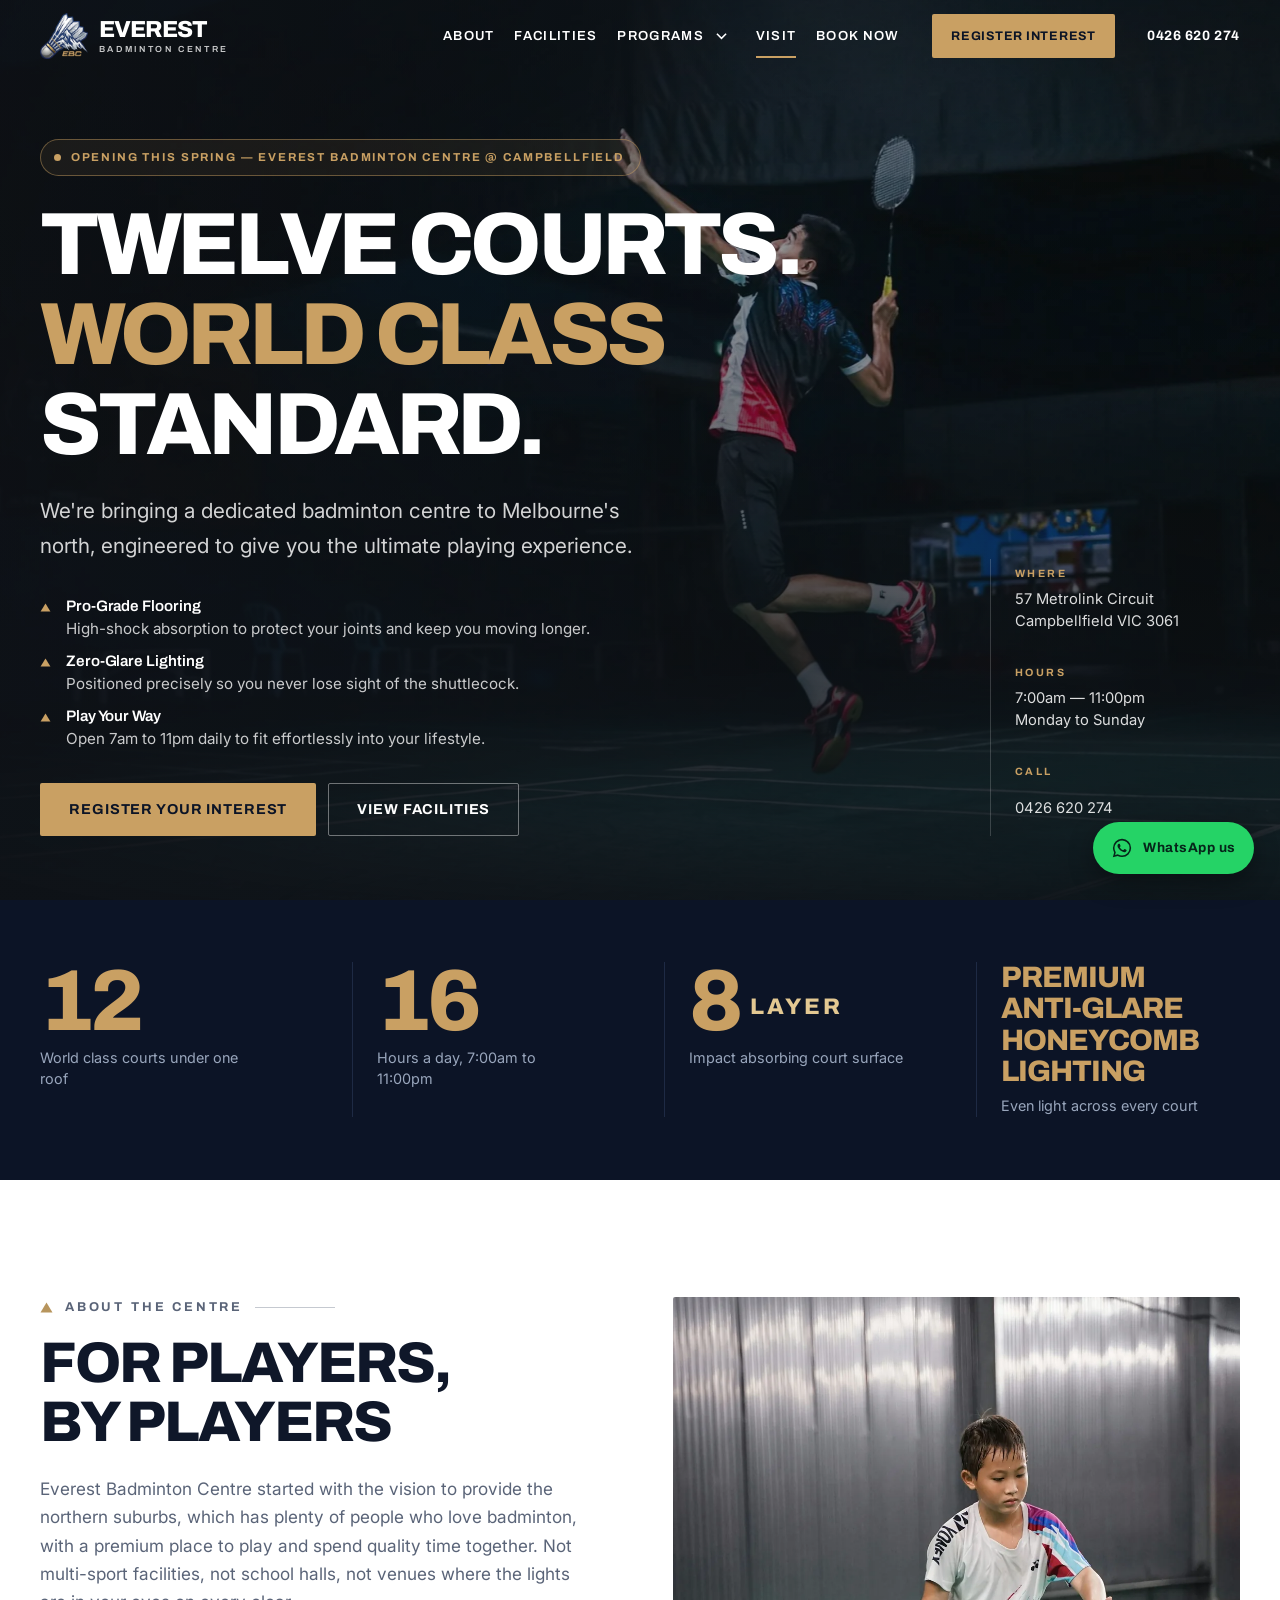
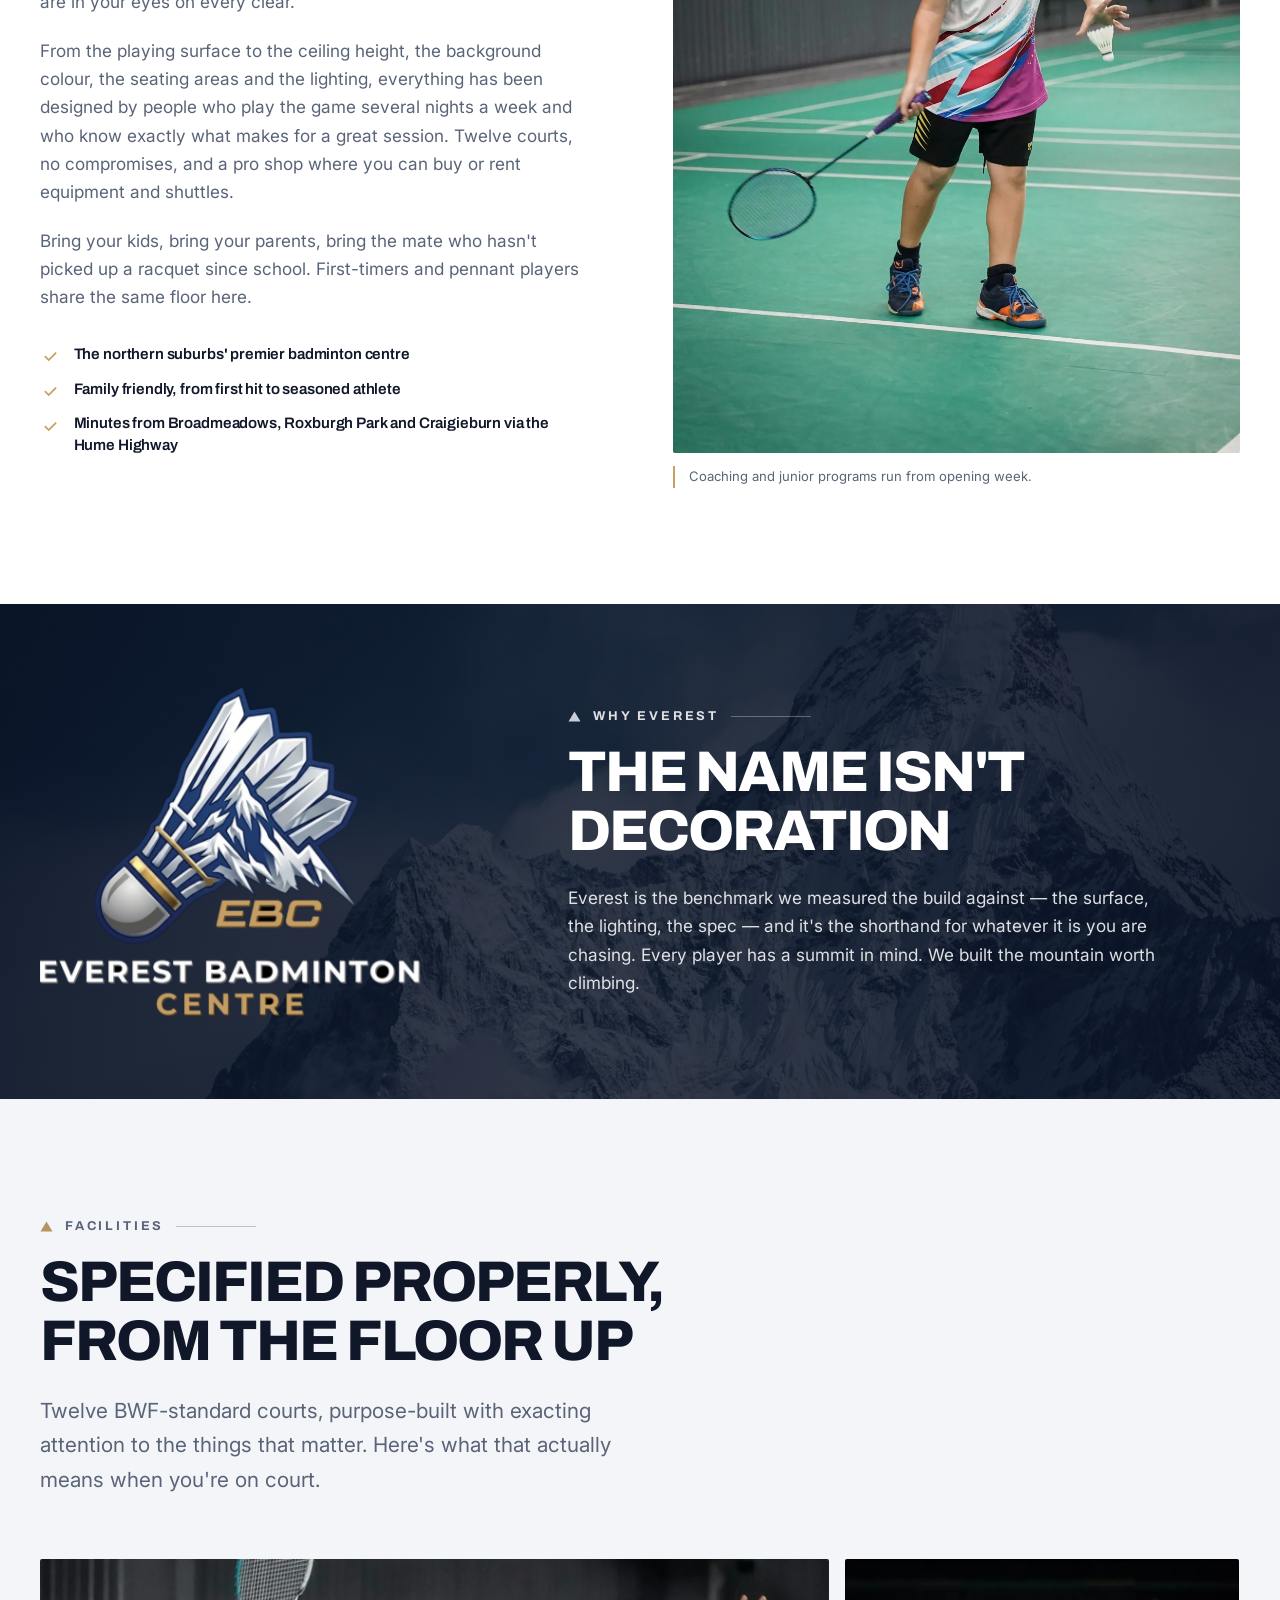
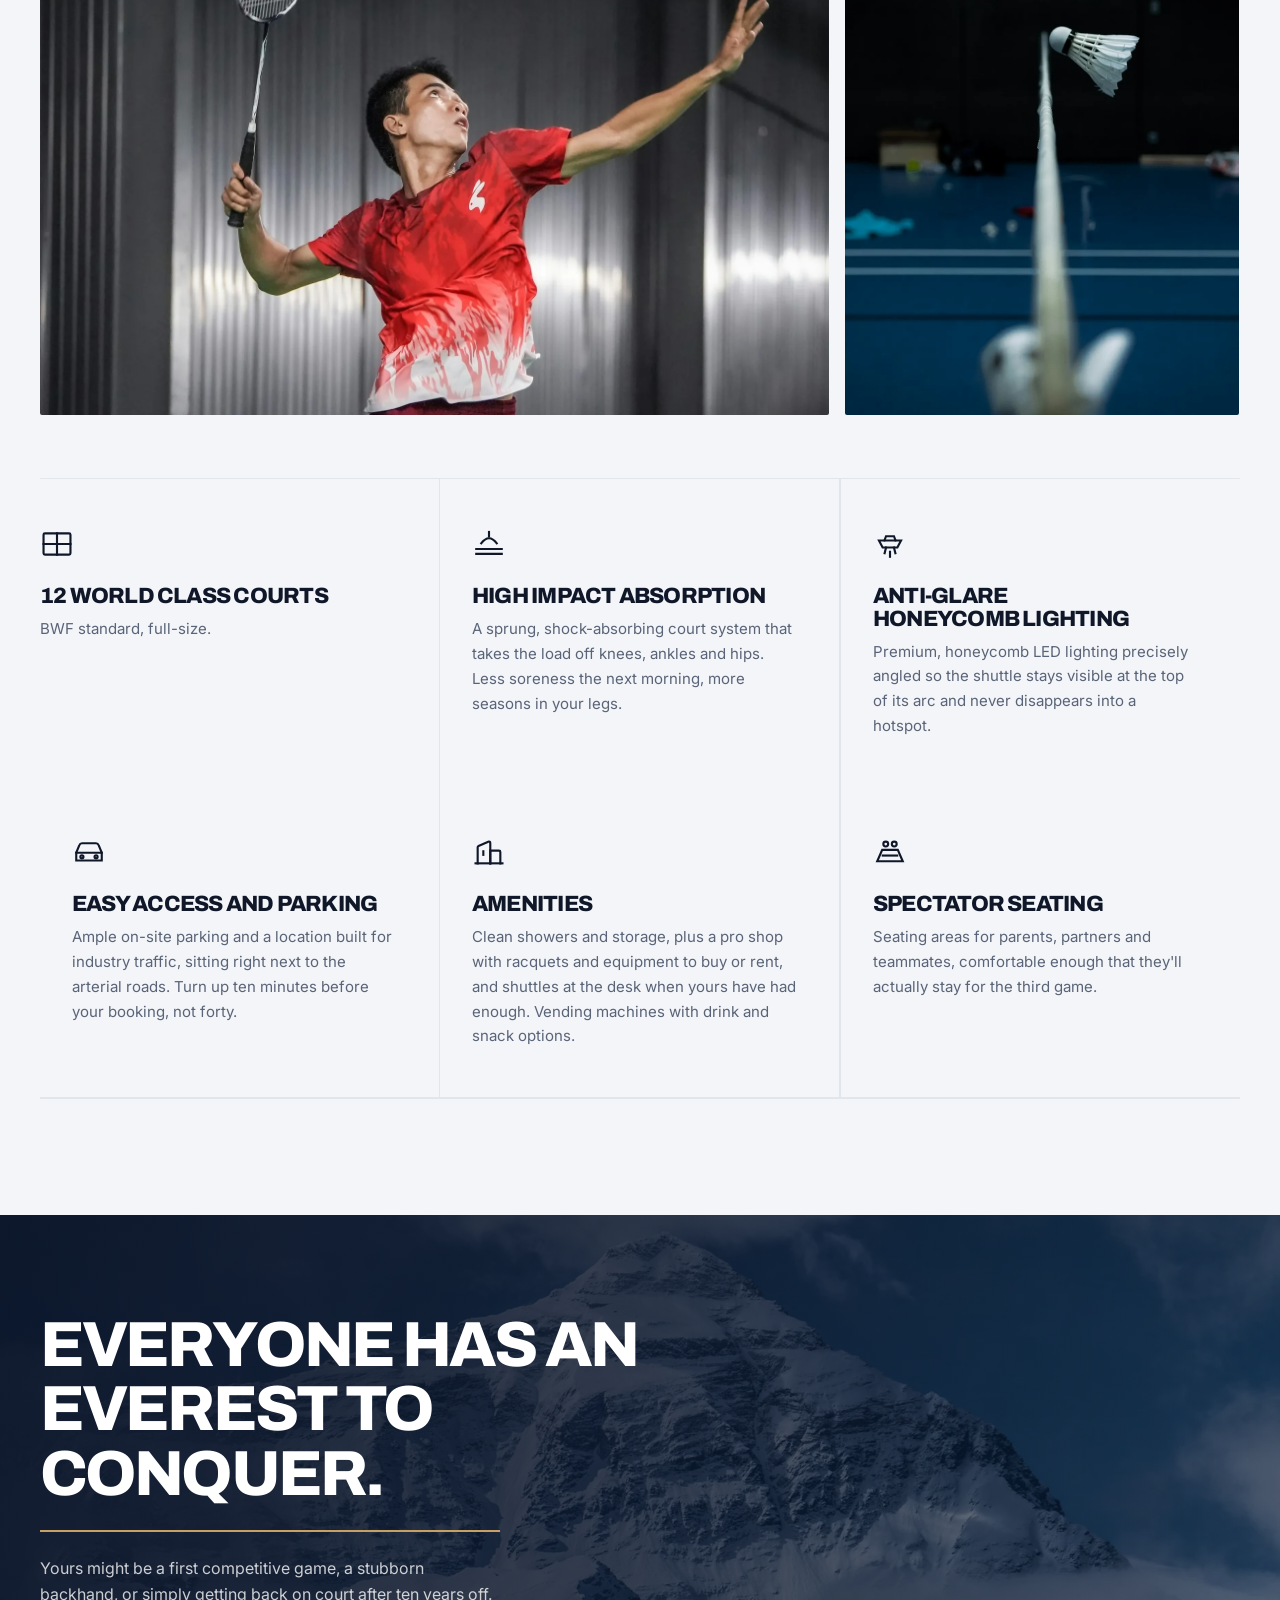
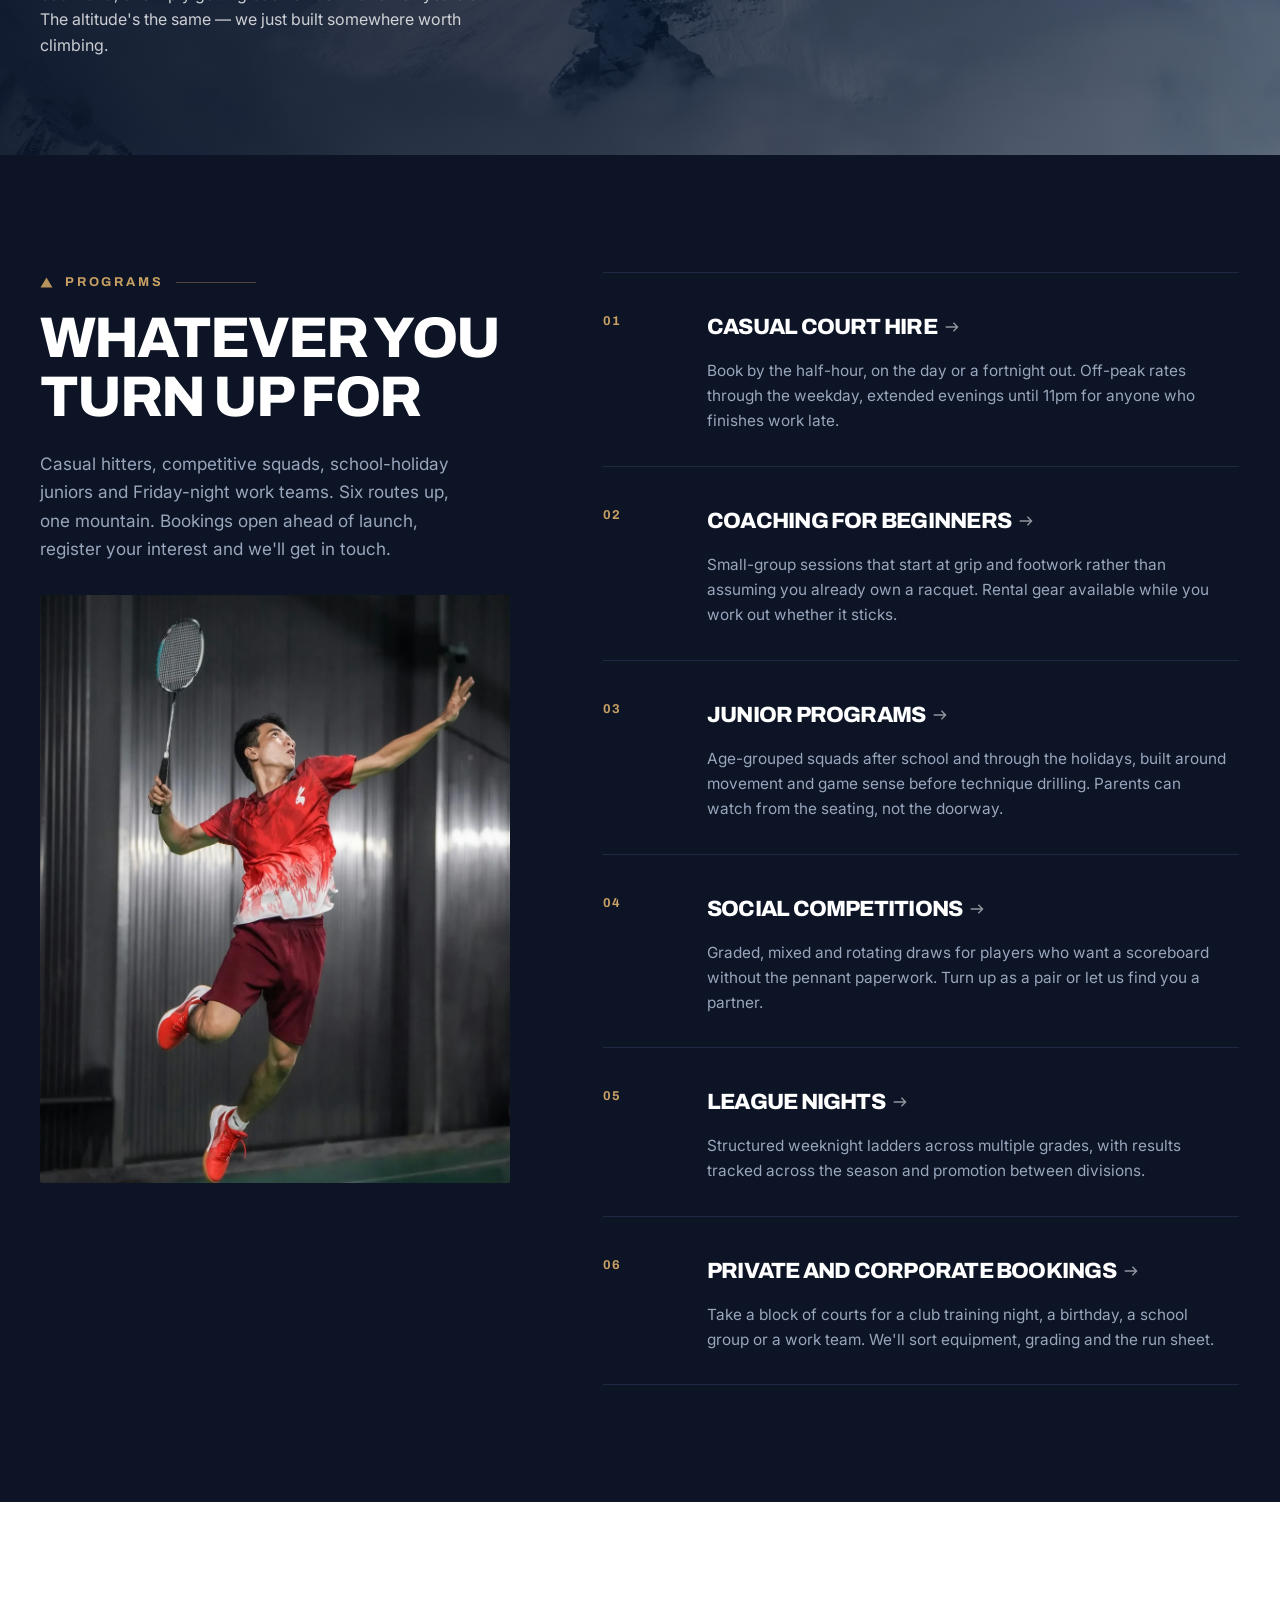
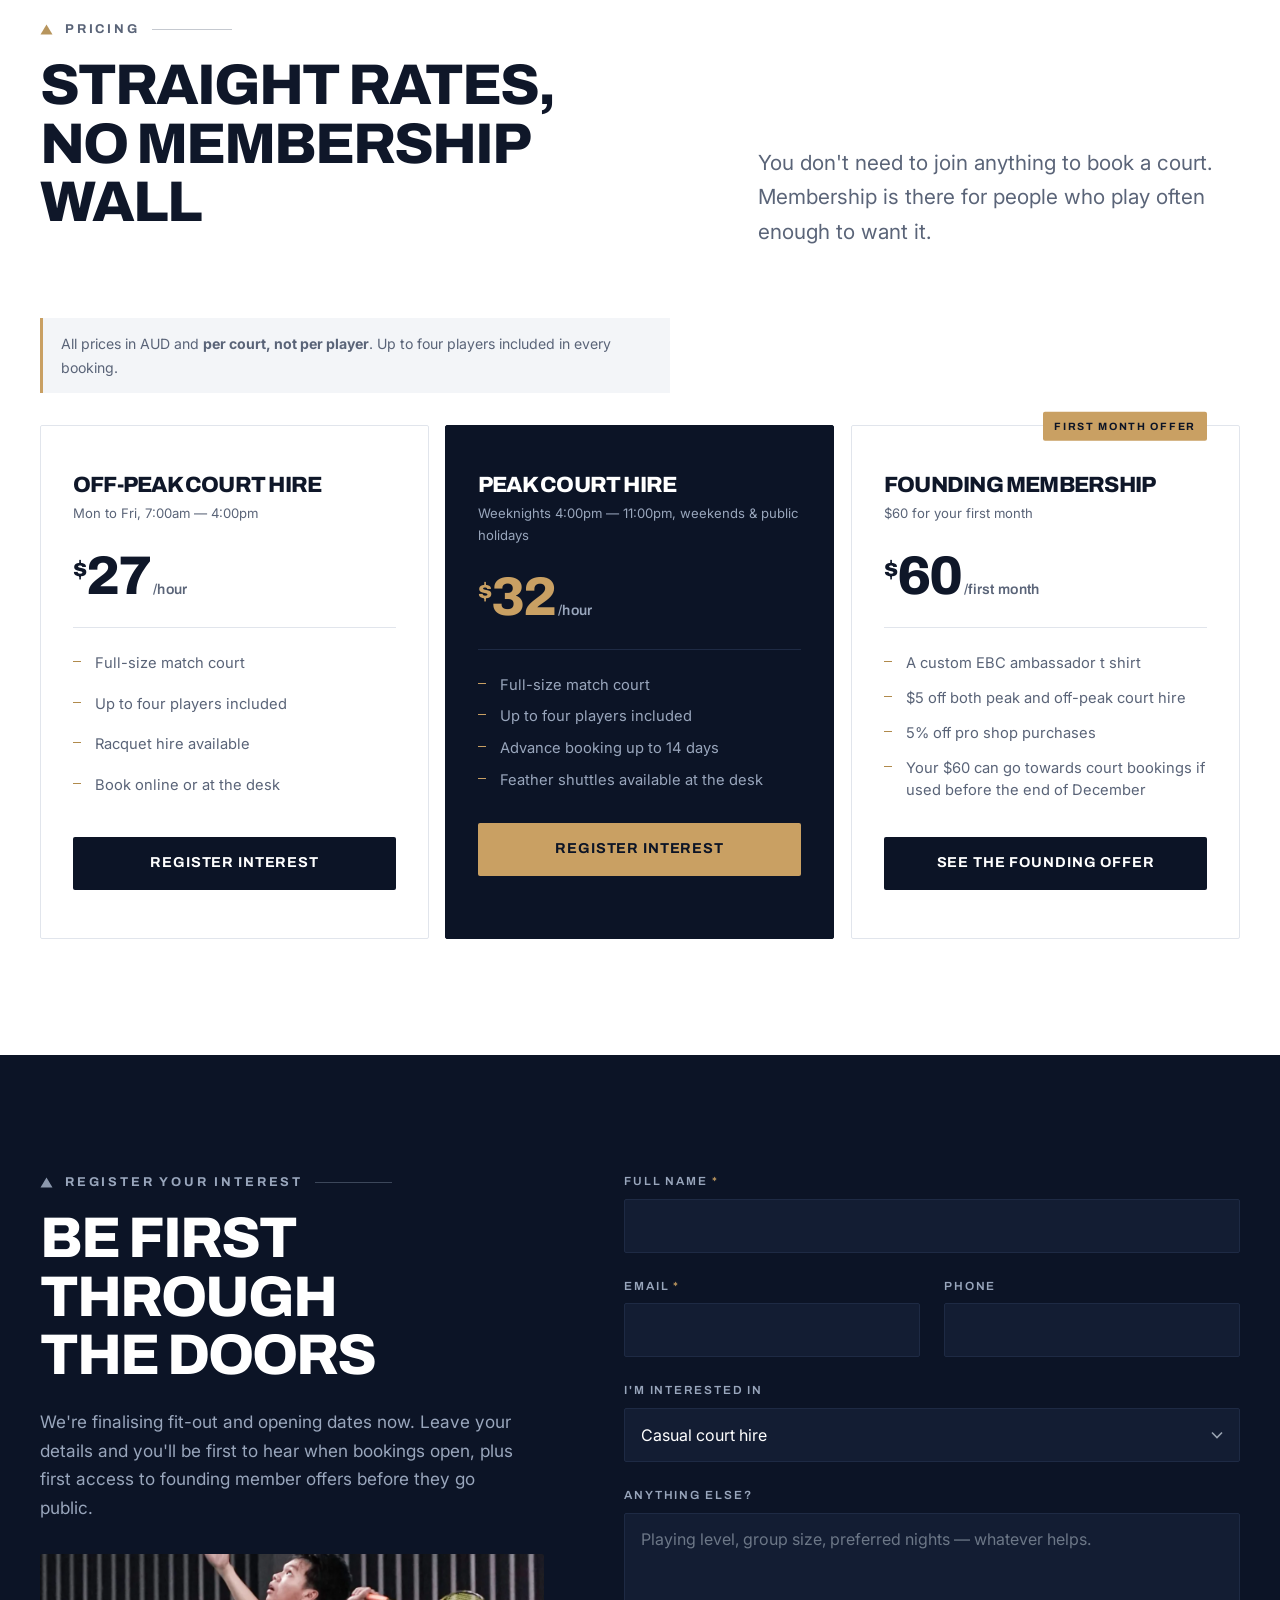
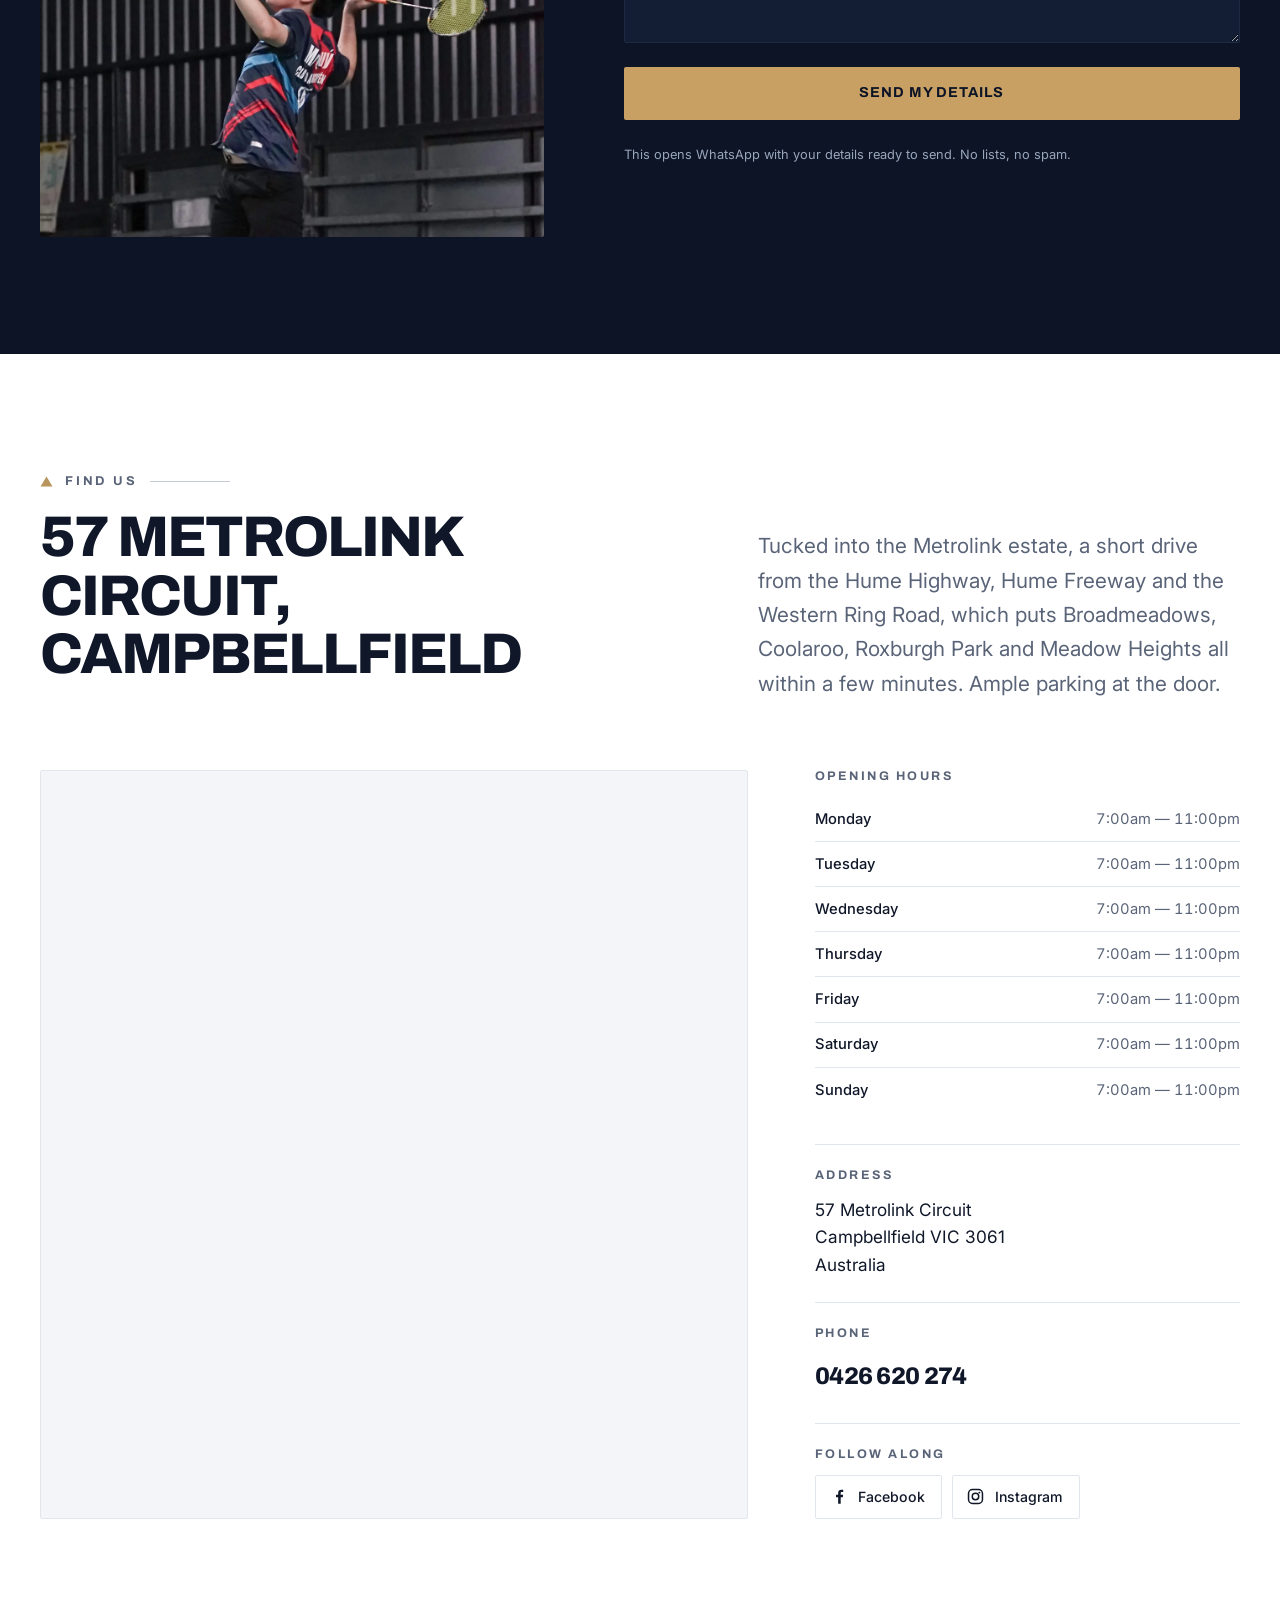
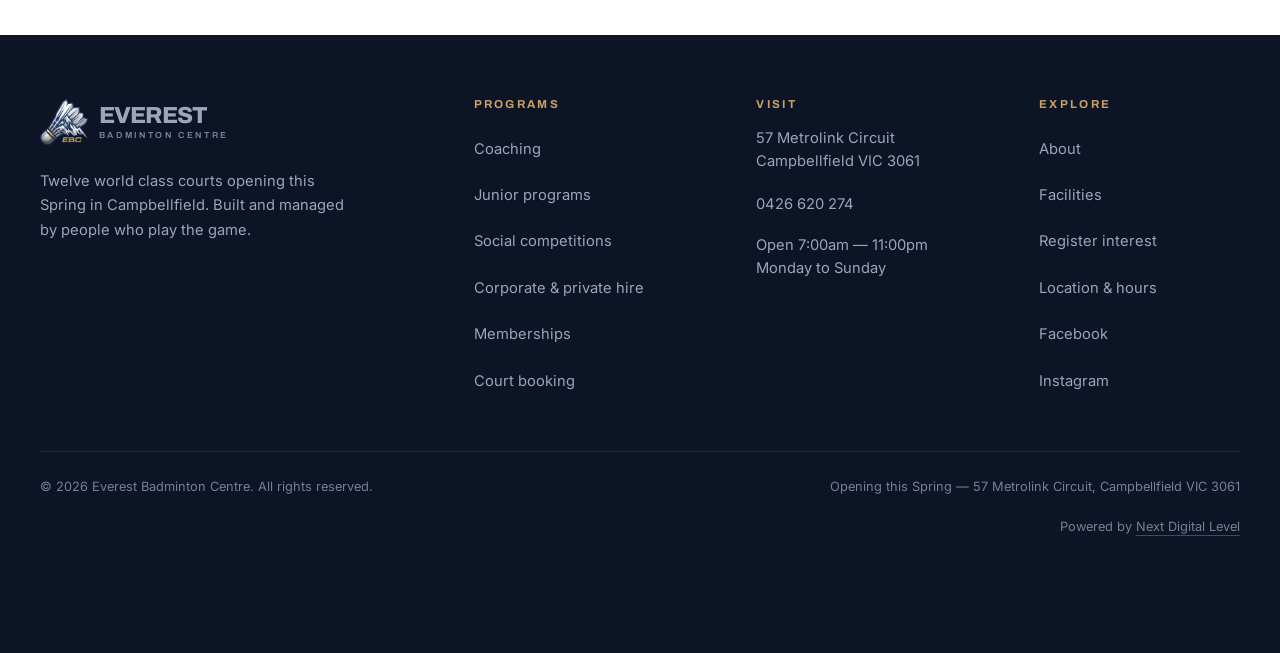
<file: index.html>
<!DOCTYPE html>
<html lang="en-AU">
<head>
<meta charset="utf-8">
<meta name="viewport" content="width=device-width, initial-scale=1">

<title>Everest Badminton Centre | 12 Courts in Campbellfield VIC</title>
<meta name="description" content="Twelve BWF-standard badminton courts opening this Spring in Campbellfield. Sprung floors, anti-glare lighting, open 7am to 11pm across Melbourne's north.">

<!-- Open Graph / social -->
<meta property="og:type" content="website">
<meta property="og:site_name" content="Everest Badminton Centre">
<meta property="og:title" content="Everest Badminton Centre | 12 Courts in Campbellfield VIC">
<meta property="og:description" content="Twelve BWF-standard badminton courts opening this Spring in Campbellfield. Sprung floors, anti-glare lighting, open 7am to 11pm across Melbourne's north.">
<meta property="og:image" content="https://everestbadmintoncentre.com.au/assets/img/og-brand.jpg">
<meta property="og:image:width" content="1200">
<meta property="og:image:height" content="630">
<meta property="og:image:alt" content="Everest Badminton Centre, Campbellfield">
<meta property="og:url" content="https://everestbadmintoncentre.com.au/">
<meta property="og:locale" content="en_AU">
<meta name="twitter:card" content="summary_large_image">
<meta name="twitter:title" content="Everest Badminton Centre | 12 Courts in Campbellfield VIC">
<meta name="twitter:description" content="Twelve BWF-standard badminton courts opening this Spring in Campbellfield. Sprung floors, anti-glare lighting, open 7am to 11pm across Melbourne's north.">
<meta name="twitter:image" content="https://everestbadmintoncentre.com.au/assets/img/og-brand.jpg">
<meta name="theme-color" content="#0C1426">
<link rel="canonical" href="https://everestbadmintoncentre.com.au/">

<!-- Local search: tells Google what and where this business is -->
<script type="application/ld+json">
{
  "@context": "https://schema.org",
  "@type": "SportsActivityLocation",
  "@id": "https://everestbadmintoncentre.com.au/#centre",
  "name": "Everest Badminton Centre",
  "description": "Twelve BWF-standard badminton courts in Campbellfield with 8-layer impact-absorbing flooring and anti-glare honeycomb lighting.",
  "url": "https://everestbadmintoncentre.com.au/",
  "telephone": "+61426620274",
  "image": "https://everestbadmintoncentre.com.au/assets/img/og-brand.jpg",
  "logo": "https://everestbadmintoncentre.com.au/assets/img/logo-mark.webp",
  "priceRange": "$$",
  "currenciesAccepted": "AUD",
  "address": {
    "@type": "PostalAddress",
    "streetAddress": "57 Metrolink Circuit",
    "addressLocality": "Campbellfield",
    "addressRegion": "VIC",
    "postalCode": "3061",
    "addressCountry": "AU"
  },
  "geo": {
    "@type": "GeoCoordinates",
    "latitude": -37.6647,
    "longitude": 144.9436
  },
  "areaServed": [
    {
      "@type": "City",
      "name": "Campbellfield"
    },
    {
      "@type": "City",
      "name": "Craigieburn"
    },
    {
      "@type": "City",
      "name": "Broadmeadows"
    },
    {
      "@type": "City",
      "name": "Roxburgh Park"
    },
    {
      "@type": "City",
      "name": "Coolaroo"
    },
    {
      "@type": "City",
      "name": "Meadow Heights"
    },
    {
      "@type": "City",
      "name": "Greenvale"
    }
  ],
  "sport": "Badminton",
  "openingHoursSpecification": [
    {
      "@type": "OpeningHoursSpecification",
      "dayOfWeek": [
        "Monday",
        "Tuesday",
        "Wednesday",
        "Thursday",
        "Friday",
        "Saturday",
        "Sunday"
      ],
      "opens": "07:00",
      "closes": "23:00"
    }
  ],
  "sameAs": [
    "https://www.facebook.com/profile.php?id=61590398226767",
    "https://www.instagram.com/ebc.everestbadminton/"
  ],
  "amenityFeature": [
    {
      "@type": "LocationFeatureSpecification",
      "name": "12 BWF-standard courts",
      "value": true
    },
    {
      "@type": "LocationFeatureSpecification",
      "name": "8-layer impact-absorbing flooring",
      "value": true
    },
    {
      "@type": "LocationFeatureSpecification",
      "name": "Anti-glare honeycomb lighting",
      "value": true
    },
    {
      "@type": "LocationFeatureSpecification",
      "name": "On-site parking",
      "value": true
    },
    {
      "@type": "LocationFeatureSpecification",
      "name": "Pro shop",
      "value": true
    },
    {
      "@type": "LocationFeatureSpecification",
      "name": "Spectator seating",
      "value": true
    },
    {
      "@type": "LocationFeatureSpecification",
      "name": "Vending machines",
      "value": true
    }
  ],
  "openingHours": "Mo-Su 07:00-23:00"
}
</script>

<link rel="icon" href="assets/img/favicon.svg" type="image/svg+xml">
<link rel="apple-touch-icon" href="assets/img/logo-mark.webp">

<link rel="preconnect" href="https://fonts.googleapis.com">
<link rel="preconnect" href="https://fonts.gstatic.com" crossorigin>
<link rel="preload" as="style" href="https://fonts.googleapis.com/css2?family=Archivo:wght@500;600;700;800&family=Inter:wght@400;500;600&display=swap" onload="this.onload=null;this.rel='stylesheet'">
<noscript><link rel="stylesheet" href="https://fonts.googleapis.com/css2?family=Archivo:wght@500;600;700;800&family=Inter:wght@400;500;600&display=swap"></noscript>

<link rel="stylesheet" href="assets/css/style.css">

<!-- If JS is unavailable, scroll-reveal elements must not stay hidden. -->
<noscript><style>.reveal{opacity:1 !important;transform:none !important}</style></noscript>
</head>

<body>

<a class="skip-link" href="#main">Skip to content</a>

<!-- ============================================================
     1. STICKY HEADER
     ============================================================ -->
<header class="site-header" id="siteHeader">
  <div class="shell header__inner">

    <!-- LOGO LOCKUP ------------------------------------------------
         Client-supplied EBC mark + wordmark set in brand type.
         To swap in a single supplied logo file, replace the contents
         of <a class="logo"> with one
         <img src="assets/img/logo-full.webp" alt="Everest Badminton Centre">.
    -------------------------------------------------------------- -->
    <a class="logo" href="#top" aria-label="Everest Badminton Centre — home">
      <img class="logo__mark" src="assets/img/logo-mark.webp" alt="" width="260" height="253" decoding="async">
      <span class="logo__type">
        <span class="logo__name">Everest</span>
        <span class="logo__sub">Badminton Centre</span>
      </span>
    </a>

    <nav class="nav" id="primaryNav" aria-label="Primary">
      <ul class="nav__list">
        <li><a href="#about">About</a></li>
        <li><a href="#facilities">Facilities</a></li>
        <li class="nav__item--sub">
          <a class="nav__parent" href="#programs">Programs</a>
          <button class="nav__toggle" type="button" aria-expanded="false" aria-controls="programsMenu">
            <span class="visually-hidden">Show programs menu</span>
            <svg class="nav__chev" viewBox="0 0 12 8" aria-hidden="true" focusable="false">
              <path d="M1 1.5 6 6.5l5-5" fill="none" stroke="currentColor" stroke-width="1.7"/>
            </svg>
          </button>
          <ul class="nav__sub" id="programsMenu">
            <li><a href="coaching.html">Coaching</a></li>
            <li><a href="juniors.html">Junior programs</a></li>
            <li><a href="social-competitions.html">Social competitions</a></li>
            <li><a href="corporate.html">Corporate &amp; private hire</a></li>
            <li><a href="memberships.html">Memberships</a></li>
          </ul>
        </li>
        <li><a href="#contact">Visit</a></li>
        <li><a href="booking.html">Book Now</a></li>
      </ul>
      <a class="btn btn--accent btn--sm nav__cta" href="#book">Register interest</a>
      <a class="nav__phone" href="tel:+61426620274">0426 620 274</a>
    </nav>

    <button class="burger" id="burger" type="button" aria-expanded="false" aria-controls="primaryNav" aria-label="Open menu">
      <span class="burger__bar"></span>
      <span class="burger__bar"></span>
    </button>

  </div>
</header>

<main id="main">

<!-- ============================================================
     2. HERO
     ============================================================ -->
<section class="hero" id="top">
  <div class="hero__media">
    <img src="assets/img/hero-jump-smash.webp"
         alt="A badminton player leaping into an overhead smash on a floodlit indoor court"
         width="1800" height="1200" fetchpriority="high" decoding="async">
  </div>

  <div class="shell hero__inner">
    <div class="hero__content">
      <p class="badge">
        <span class="badge__dot" aria-hidden="true"></span>
        Opening this Spring — Everest Badminton Centre @ Campbellfield
      </p>

      <h1 class="hero__title">Twelve courts.<br><em>World class</em><br>standard.</h1>

      <p class="hero__lede">We're bringing a dedicated badminton centre to Melbourne's north, engineered to give
        you the ultimate playing experience.</p>

      <ul class="hero__points">
        <li><strong>Pro-Grade Flooring</strong> High-shock absorption to protect your joints and keep you
          moving longer.</li>
        <li><strong>Zero-Glare Lighting</strong> Positioned precisely so you never lose sight of the
          shuttlecock.</li>
        <li><strong>Play Your Way</strong> Open 7am to 11pm daily to fit effortlessly into your lifestyle.</li>
      </ul>

      <div class="hero__actions">
        <a class="btn btn--accent" href="#book">Register your interest</a>
        <a class="btn btn--ghost" href="#facilities">View facilities</a>
      </div>
    </div>

    <!-- asymmetric meta rail, sits right on desktop -->
    <aside class="hero__rail" aria-label="Centre details">
      <div class="rail__item">
        <span class="rail__label">Where</span>
        <span class="rail__value">57 Metrolink Circuit<br>Campbellfield VIC 3061</span>
      </div>
      <div class="rail__item">
        <span class="rail__label">Hours</span>
        <span class="rail__value">7:00am — 11:00pm<br>Monday to Sunday</span>
      </div>
      <div class="rail__item">
        <span class="rail__label">Call</span>
        <span class="rail__value"><a href="tel:+61426620274">0426 620 274</a></span>
      </div>
    </aside>
  </div>
</section>

<!-- ============================================================
     3. STATS STRIP
     ============================================================ -->
<section class="stats" aria-label="Centre at a glance">
  <div class="shell stats__grid">

    <div class="stat reveal">
      <p class="stat__num"><span class="count" data-to="12">0</span></p>
      <p class="stat__label">World class courts under one roof</p>
    </div>

    <div class="stat reveal">
      <p class="stat__num"><span class="count" data-to="16">0</span></p>
      <p class="stat__label">Hours a day, 7:00am to 11:00pm</p>
    </div>

    <div class="stat reveal">
      <p class="stat__num"><span class="count" data-to="8">0</span> <span class="stat__suffix">layer</span></p>
      <p class="stat__label">Impact absorbing court surface</p>
    </div>

    <!-- No figure for this one, so it reads as a statement rather than a counter -->
    <div class="stat stat--statement reveal">
      <p class="stat__statement">Premium anti&#8209;glare<br>honeycomb lighting</p>
      <p class="stat__label">Even light across every court</p>
    </div>

  </div>
</section>

<!-- ============================================================
     4. ABOUT
     ============================================================ -->
<section class="section section--light about" id="about">
  <div class="shell about__grid">

    <div class="about__copy reveal">
      <p class="eyebrow"><span class="eyebrow__peak" aria-hidden="true"></span>About the centre</p>
      <h2 class="h2">For players,<br>by players</h2>

      <p>Everest Badminton Centre started with the vision to provide the northern suburbs, which has plenty of
        people who love badminton, with a premium place to play and spend quality time together. Not
        multi-sport facilities, not school halls, not venues where the lights are in your eyes on every clear.</p>

      <p>From the playing surface to the ceiling height, the background colour, the seating areas and the
        lighting, everything has been designed by people who play the game several nights a week and who know
        exactly what makes for a great session. Twelve courts, no compromises, and a pro shop where you can buy
        or rent equipment and shuttles.</p>

      <p>Bring your kids, bring your parents, bring the mate who hasn't picked up a racquet since school.
        First-timers and pennant players share the same floor here.</p>

      <ul class="ticks">
        <li>The northern suburbs' premier badminton centre</li>
        <li>Family friendly, from first hit to seasoned athlete</li>
        <li>Minutes from Broadmeadows, Roxburgh Park and Craigieburn via the Hume Highway</li>
      </ul>

    </div>

    <div class="about__media reveal">
      <figure class="about__figure">
        <img src="assets/img/junior-player-shuttle.webp" loading="lazy" decoding="async"
             width="1100" height="1650"
             alt="A junior player preparing to serve, shuttlecock in hand, on a quiet indoor court">
        <figcaption>Coaching and junior programs run from opening week.</figcaption>
      </figure>
    </div>

  </div>
</section>

<!-- ============================================================
     4b. WHY EVEREST — full-bleed mountain band carrying the brand
     ============================================================ -->
<section class="everest-band" aria-labelledby="whyEverest">
  <img class="everest-band__img" src="assets/img/everest-ridge.webp" alt="" aria-hidden="true"
       loading="lazy" decoding="async" width="1800" height="675">
  <div class="shell everest-band__inner">

    <div class="everest-band__mark reveal">
      <img src="assets/img/logo-full.webp" loading="lazy" decoding="async"
           width="800" height="691"
           alt="Everest Badminton Centre logo">
    </div>

    <div class="everest-band__copy reveal">
      <p class="eyebrow eyebrow--light"><span class="eyebrow__peak" aria-hidden="true"></span>Why Everest</p>
      <h2 class="h2 h2--light" id="whyEverest">The name isn't<br>decoration</h2>
      <p>Everest is the benchmark we measured the build against — the surface, the lighting, the spec — and
        it's the shorthand for whatever it is you are chasing. Every player has a summit in mind. We built the
        mountain worth climbing.</p>
    </div>

  </div>
</section>

<!-- ============================================================
     5. FACILITIES
     ============================================================ -->
<section class="section section--light facilities" id="facilities">
  <div class="shell">

    <div class="section__head reveal">
      <p class="eyebrow"><span class="eyebrow__peak" aria-hidden="true"></span>Facilities</p>
      <h2 class="h2">Specified properly,<br>from the floor up</h2>
      <p class="section__head-note">Twelve BWF-standard courts, purpose-built with exacting attention to the
        things that matter. Here's what that actually means when you're on court.</p>
    </div>

    <!-- Asymmetric image pair leading into the grid -->
    <div class="facilities__lead reveal">
      <figure class="facilities__shot facilities__shot--wide">
        <img src="assets/img/player-smash-closeup.webp" loading="lazy" decoding="async"
             width="1600" height="925"
             alt="A player reaching high into an overhead smash on an indoor court">
      </figure>
      <figure class="facilities__shot">
        <img src="assets/img/shuttlecock-clipping-net.webp" loading="lazy" decoding="async"
             width="2000" height="1334"
             alt="A feather shuttlecock clipping the top of the net tape above a blue indoor court">
      </figure>
    </div>

    <div class="facility-grid">

      <article class="card reveal">
        <svg class="card__icon" viewBox="0 0 24 24" aria-hidden="true" focusable="false">
          <rect x="2.5" y="4.5" width="19" height="15" rx="1"/><path d="M12 4.5v15M2.5 12h19"/>
        </svg>
        <h3 class="card__title">12 world class courts</h3>
        <p>BWF standard, full-size.</p>
      </article>

      <article class="card reveal">
        <svg class="card__icon" viewBox="0 0 24 24" aria-hidden="true" focusable="false">
          <path d="M3 15.5h18M3 19h18"/><path d="M6.5 11.5c1.8-2.4 3.6-3.6 5.5-3.6s3.7 1.2 5.5 3.6"/>
          <path d="M12 3.5v3.2"/>
        </svg>
        <h3 class="card__title">High impact absorption</h3>
        <p>A sprung, shock-absorbing court system that takes the load off knees, ankles and hips. Less
          soreness the next morning, more seasons in your legs.</p>
      </article>

      <article class="card reveal">
        <svg class="card__icon" viewBox="0 0 24 24" aria-hidden="true" focusable="false">
          <path d="M4.2 9.5h15.6l-2.6 5H6.8z"/><path d="M8.1 9.5l1.1-3h5.6l1.1 3"/>
          <path d="M9.2 14.5l-1 4M14.8 14.5l1 4"/><path d="M12 17.5v3.5"/>
        </svg>
        <h3 class="card__title">Anti-glare honeycomb lighting</h3>
        <p>Premium, honeycomb LED lighting precisely angled so the shuttle stays visible at the top of its arc
          and never disappears into a hotspot.</p>
      </article>

      <article class="card reveal">
        <svg class="card__icon" viewBox="0 0 24 24" aria-hidden="true" focusable="false">
          <path d="M3 12.5l2.2-5.4A2 2 0 0 1 7.1 5.8h9.8a2 2 0 0 1 1.9 1.3L21 12.5"/>
          <path d="M3 12.5V18h18v-5.5z"/><circle cx="7" cy="15.4" r="1.1"/><circle cx="17" cy="15.4" r="1.1"/>
        </svg>
        <h3 class="card__title">Easy access and parking</h3>
        <p>Ample on-site parking and a location built for industry traffic, sitting right next to the arterial
          roads. Turn up ten minutes before your booking, not forty.</p>
      </article>

      <article class="card reveal">
        <svg class="card__icon" viewBox="0 0 24 24" aria-hidden="true" focusable="false">
          <path d="M4 20V8.6a1 1 0 0 1 .6-.9l6.9-3a1 1 0 0 1 1.4.9V20"/>
          <path d="M12.9 20V11h6.1a1 1 0 0 1 1 1v8"/><path d="M2.5 20h19"/><path d="M8 11.5v2.5"/>
        </svg>
        <h3 class="card__title">Amenities</h3>
        <p>Clean showers and storage, plus a pro shop with racquets and equipment to buy or rent, and shuttles
          at the desk when yours have had enough. Vending machines with drink and snack options.</p>
      </article>

      <article class="card reveal">
        <svg class="card__icon" viewBox="0 0 24 24" aria-hidden="true" focusable="false">
          <path d="M3 18.5l3.5-8h11l3.5 8z"/><path d="M6.9 14.5h10.2"/>
          <circle cx="9" cy="6.4" r="1.7"/><circle cx="15" cy="6.4" r="1.7"/>
        </svg>
        <h3 class="card__title">Spectator seating</h3>
        <p>Seating areas for parents, partners and teammates, comfortable enough that they'll actually stay for
          the third game.</p>
      </article>

    </div>
  </div>
</section>

<!-- ============================================================
     6. FULL-WIDTH PHOTO BAND / PULL QUOTE
     ============================================================ -->
<section class="band" aria-label="Our approach">
  <img class="band__img" src="assets/img/mount-everest.webp" loading="lazy" decoding="async"
       width="1800" height="1012"
       alt="The snow-covered summit of Mount Everest rising above the clouds">
  <div class="shell band__inner">
    <blockquote class="pull reveal">
      <p>Everyone has an Everest to conquer.</p>
      <footer>Yours might be a first competitive game, a stubborn backhand, or simply getting back on court
        after ten years off. The altitude's the same — we just built somewhere worth climbing.</footer>
    </blockquote>
  </div>
</section>

<!-- ============================================================
     7. PROGRAMS
     ============================================================ -->
<section class="section section--dark programs" id="programs">
  <div class="shell programs__grid">

    <div class="programs__aside">
      <div class="programs__sticky reveal">
        <p class="eyebrow eyebrow--light"><span class="eyebrow__peak" aria-hidden="true"></span>Programs</p>
        <h2 class="h2 h2--light">Whatever you<br>turn up for</h2>
        <p class="programs__note">Casual hitters, competitive squads, school-holiday juniors and Friday-night
          work teams. Six routes up, one mountain. Bookings open ahead of launch, register your interest and
          we'll get in touch.</p>
        <figure class="programs__figure">
          <img src="assets/img/player-overhead-smash.webp" loading="lazy" decoding="async"
               width="1000" height="1500"
               alt="A badminton player rising for an overhead smash on an indoor court">
        </figure>
      </div>
    </div>

    <ol class="prog-list">
      <li class="prog reveal">
        <span class="prog__num">01</span>
        <div class="prog__body">
          <h3><a class="prog__link" href="booking.html">Casual court hire</a></h3>
          <p>Book by the half-hour, on the day or a fortnight out. Off-peak rates through the weekday,
            extended evenings until 11pm for anyone who finishes work late.</p>
        </div>
      </li>
      <li class="prog reveal">
        <span class="prog__num">02</span>
        <div class="prog__body">
          <h3><a class="prog__link" href="coaching.html">Coaching for beginners</a></h3>
          <p>Small-group sessions that start at grip and footwork rather than assuming you already own a
            racquet. Rental gear available while you work out whether it sticks.</p>
        </div>
      </li>
      <li class="prog reveal">
        <span class="prog__num">03</span>
        <div class="prog__body">
          <h3><a class="prog__link" href="juniors.html">Junior programs</a></h3>
          <p>Age-grouped squads after school and through the holidays, built around movement and game sense
            before technique drilling. Parents can watch from the seating, not the doorway.</p>
        </div>
      </li>
      <li class="prog reveal">
        <span class="prog__num">04</span>
        <div class="prog__body">
          <h3><a class="prog__link" href="social-competitions.html">Social competitions</a></h3>
          <p>Graded, mixed and rotating draws for players who want a scoreboard without the pennant paperwork.
            Turn up as a pair or let us find you a partner.</p>
        </div>
      </li>
      <li class="prog reveal">
        <span class="prog__num">05</span>
        <div class="prog__body">
          <h3><a class="prog__link" href="social-competitions.html">League nights</a></h3>
          <p>Structured weeknight ladders across multiple grades, with results tracked across the season and
            promotion between divisions.</p>
        </div>
      </li>
      <li class="prog reveal">
        <span class="prog__num">06</span>
        <div class="prog__body">
          <h3><a class="prog__link" href="corporate.html">Private and corporate bookings</a></h3>
          <p>Take a block of courts for a club training night, a birthday, a school group or a work team.
            We'll sort equipment, grading and the run sheet.</p>
        </div>
      </li>
    </ol>

  </div>
</section>

<!-- ============================================================
     7b. PRICING
     ============================================================ -->
<section class="section section--light pricing" id="pricing">
  <div class="shell">

    <div class="section__head section__head--split reveal">
      <div>
        <p class="eyebrow"><span class="eyebrow__peak" aria-hidden="true"></span>Pricing</p>
        <h2 class="h2">Straight rates,<br>no membership wall</h2>
      </div>
      <p class="section__head-note">You don't need to join anything to book a court. Membership is there for
        people who play often enough to want it.</p>
    </div>

    <p class="price-note reveal">All prices in AUD and <strong>per court, not per player</strong>. Up to four
      players included in every booking.</p>

    <div class="tiers">

      <article class="tier reveal">
        <header class="tier__head">
          <h3 class="tier__name">Off-peak court hire</h3>
          <p class="tier__when">Mon to Fri, 7:00am — 4:00pm</p>
        </header>
        <p class="tier__price"><span class="tier__cur">$</span>27<span class="tier__unit">/hour</span></p>
        <ul class="tier__list">
          <li>Full-size match court</li>
          <li>Up to four players included</li>
          <li>Racquet hire available</li>
          <li>Book online or at the desk</li>
        </ul>
        <a class="btn btn--dark btn--full" href="#book">Register interest</a>
      </article>

      <article class="tier tier--feature reveal">
        <header class="tier__head">
          <h3 class="tier__name">Peak court hire</h3>
          <p class="tier__when">Weeknights 4:00pm — 11:00pm, weekends &amp; public holidays</p>
        </header>
        <p class="tier__price"><span class="tier__cur">$</span>32<span class="tier__unit">/hour</span></p>
        <ul class="tier__list">
          <li>Full-size match court</li>
          <li>Up to four players included</li>
          <li>Advance booking up to 14 days</li>
          <li>Feather shuttles available at the desk</li>
        </ul>
        <a class="btn btn--accent btn--full" href="#book">Register interest</a>
      </article>

      <article class="tier reveal">
        <p class="tier__flag">First month offer</p>
        <header class="tier__head">
          <h3 class="tier__name">Founding membership</h3>
          <p class="tier__when">$60 for your first month</p>
        </header>
        <p class="tier__price"><span class="tier__cur">$</span>60<span class="tier__unit">/first month</span></p>
        <ul class="tier__list">
          <li>A custom EBC ambassador t shirt</li>
          <li>$5 off both peak and off-peak court hire</li>
          <li>5% off pro shop purchases</li>
          <li>Your $60 can go towards court bookings if used before the end of December</li>
        </ul>
        <a class="btn btn--dark btn--full" href="memberships.html">See the founding offer</a>
      </article>

    </div>
  </div>
</section>

<!-- ============================================================
     8. REGISTER YOUR INTEREST
     ============================================================ -->
<section class="section section--dark book" id="book">
  <div class="shell book__grid">

    <div class="book__copy reveal">
      <p class="eyebrow eyebrow--light"><span class="eyebrow__peak" aria-hidden="true"></span>Register your interest</p>
      <h2 class="h2 h2--light">Be first through<br>the doors</h2>
      <p>We're finalising fit-out and opening dates now. Leave your details and you'll be first to hear when
        bookings open, plus first access to founding member offers before they go public.</p>

      <figure class="book__figure">
        <img src="assets/img/player-jump-smash.webp" loading="lazy" decoding="async"
             width="1200" height="1296"
             alt="A player leaping into a jump smash during a rally">
      </figure>
    </div>
    <form class="form reveal" id="interestForm" novalidate>
      <div class="form__row">
        <label for="f-name">Full name <span aria-hidden="true">*</span></label>
        <input type="text" id="f-name" name="name" autocomplete="name" required>
      </div>

      <div class="form__split">
        <div class="form__row">
          <label for="f-email">Email <span aria-hidden="true">*</span></label>
          <input type="email" id="f-email" name="email" autocomplete="email" required>
        </div>
        <div class="form__row">
          <label for="f-phone">Phone</label>
          <input type="tel" id="f-phone" name="phone" autocomplete="tel" inputmode="tel">
        </div>
      </div>

      <div class="form__row">
        <label for="f-interest">I'm interested in</label>
        <select id="f-interest" name="interest">
          <option value="casual">Casual court hire</option>
          <option value="coaching">Coaching for beginners</option>
          <option value="juniors">Junior programs</option>
          <option value="social">Social competitions</option>
          <option value="league">League nights</option>
          <option value="membership">Founding membership</option>
          <option value="corporate">Private or corporate booking</option>
        </select>
      </div>

      <div class="form__row">
        <label for="f-message">Anything else?</label>
        <textarea id="f-message" name="message" rows="4"
                  placeholder="Playing level, group size, preferred nights — whatever helps."></textarea>
      </div>

      <button class="btn btn--accent btn--full" type="submit">Send my details</button>
      <p class="form__fine">This opens WhatsApp with your details ready to send. No lists, no spam.</p>

      <p class="form__status" id="formStatus" role="status" aria-live="polite"></p>
    </form>

  </div>
</section>

<!-- ============================================================
     9. LOCATION AND HOURS
     ============================================================ -->
<section class="section section--light contact" id="contact">
  <div class="shell">

    <div class="section__head section__head--split reveal">
      <div>
        <p class="eyebrow"><span class="eyebrow__peak" aria-hidden="true"></span>Find us</p>
        <h2 class="h2">57 Metrolink Circuit,<br>Campbellfield</h2>
      </div>
      <p class="section__head-note">Tucked into the Metrolink estate, a short drive from the Hume Highway,
        Hume Freeway and the Western Ring Road, which puts Broadmeadows, Coolaroo, Roxburgh Park and
        Meadow Heights all within a few minutes. Ample parking at the door.</p>
    </div>

    <div class="contact__grid">

      <div class="contact__map reveal">
        <iframe
          src="https://www.google.com/maps?q=57+Metrolink+Circuit,+Campbellfield+VIC+3061,+Australia&output=embed"
          title="Map showing Everest Badminton Centre at 57 Metrolink Circuit, Campbellfield VIC 3061"
          loading="lazy" referrerpolicy="no-referrer-when-downgrade"></iframe>
      </div>

      <div class="contact__details reveal">

        <h3 class="contact__h3">Opening hours</h3>
        <table class="hours">
          <caption class="visually-hidden">Opening hours for Everest Badminton Centre</caption>
          <tbody>
            <tr><th scope="row">Monday</th><td>7:00am — 11:00pm</td></tr>
            <tr><th scope="row">Tuesday</th><td>7:00am — 11:00pm</td></tr>
            <tr><th scope="row">Wednesday</th><td>7:00am — 11:00pm</td></tr>
            <tr><th scope="row">Thursday</th><td>7:00am — 11:00pm</td></tr>
            <tr><th scope="row">Friday</th><td>7:00am — 11:00pm</td></tr>
            <tr><th scope="row">Saturday</th><td>7:00am — 11:00pm</td></tr>
            <tr><th scope="row">Sunday</th><td>7:00am — 11:00pm</td></tr>
          </tbody>
        </table>

        <div class="contact__block">
          <h3 class="contact__h3">Address</h3>
          <address>
            57 Metrolink Circuit<br>
            Campbellfield VIC 3061<br>
            Australia
          </address>
        </div>

        <div class="contact__block">
          <h3 class="contact__h3">Phone</h3>
          <p class="contact__phone"><a href="tel:+61426620274">0426 620 274</a></p>
        </div>

        <div class="contact__block">
          <h3 class="contact__h3">Follow along</h3>
          <ul class="socials">
            <li>
              <a href="https://www.facebook.com/profile.php?id=61590398226767" target="_blank" rel="noopener noreferrer">
                <svg viewBox="0 0 24 24" aria-hidden="true" focusable="false">
                  <path d="M13.5 21v-8h2.7l.4-3.1h-3.1V7.9c0-.9.25-1.5 1.55-1.5H16.7V3.6A21 21 0 0 0 14.3 3.5c-2.4 0-4 1.45-4 4.1v2.3H7.6V13h2.7v8z" fill="currentColor"/>
                </svg>
                <span>Facebook</span>
              </a>
            </li>
            <li>
              <a href="https://www.instagram.com/ebc.everestbadminton/" target="_blank" rel="noopener noreferrer">
                <svg viewBox="0 0 24 24" aria-hidden="true" focusable="false">
                  <rect x="3.2" y="3.2" width="17.6" height="17.6" rx="5" fill="none" stroke="currentColor" stroke-width="1.9"/>
                  <circle cx="12" cy="12" r="4.1" fill="none" stroke="currentColor" stroke-width="1.9"/>
                  <circle cx="16.9" cy="7.1" r="1.25" fill="currentColor"/>
                </svg>
                <span>Instagram</span>
              </a>
            </li>
          </ul>
        </div>

      </div>
    </div>
  </div>
</section>

</main>

<!-- ============================================================
     10. FOOTER
     ============================================================ -->
<footer class="site-footer">
  <div class="shell">

    <div class="footer__top">

      <div class="footer__brand">
        <a class="logo logo--footer" href="#top" aria-label="Everest Badminton Centre — home">
          <img class="logo__mark" src="assets/img/logo-mark.webp" alt="" width="260" height="253" loading="lazy" decoding="async">
          <span class="logo__type">
            <span class="logo__name">Everest</span>
            <span class="logo__sub">Badminton Centre</span>
          </span>
        </a>
        <p class="footer__blurb">Twelve world class courts opening this Spring in Campbellfield. Built and
          managed by people who play the game.</p>
      </div>

      <nav class="footer__nav" aria-label="Programs">
        <h2 class="footer__h">Programs</h2>
        <ul>
          <li><a href="coaching.html">Coaching</a></li>
          <li><a href="juniors.html">Junior programs</a></li>
          <li><a href="social-competitions.html">Social competitions</a></li>
          <li><a href="corporate.html">Corporate &amp; private hire</a></li>
          <li><a href="memberships.html">Memberships</a></li>
          <li><a href="booking.html">Court booking</a></li>
        </ul>
      </nav>

      <div class="footer__col">
        <h2 class="footer__h">Visit</h2>
        <address>
          57 Metrolink Circuit<br>
          Campbellfield VIC 3061
        </address>
        <p><a href="tel:+61426620274">0426 620 274</a></p>
        <p class="footer__hours">Open 7:00am — 11:00pm<br>Monday to Sunday</p>
      </div>

      <div class="footer__col">
        <h2 class="footer__h">Explore</h2>
        <ul>
          <li><a href="#about">About</a></li>
          <li><a href="#facilities">Facilities</a></li>
          <li><a href="#book">Register interest</a></li>
          <li><a href="#contact">Location &amp; hours</a></li>
          <li><a href="https://www.facebook.com/profile.php?id=61590398226767" target="_blank" rel="noopener noreferrer">Facebook</a></li>
          <li><a href="https://www.instagram.com/ebc.everestbadminton/" target="_blank" rel="noopener noreferrer">Instagram</a></li>
        </ul>
      </div>

    </div>

    <div class="footer__base">
      <p>&copy; <span id="year">2026</span> Everest Badminton Centre. All rights reserved.</p>
      <p class="footer__abn">Opening this Spring — 57 Metrolink Circuit, Campbellfield VIC 3061</p>
      <p class="footer__credit">
        Powered by
        <a href="https://nextdigitalevel.com/" target="_blank" rel="noopener">Next Digital Level</a>
      </p>
    </div>

  </div>
</footer>

<!-- Mobile overlay menu -->
<div class="overlay" id="overlay" hidden>
  <nav class="overlay__nav" aria-label="Mobile">
        <ul>
      <li><a href="#about">About</a></li>
      <li><a href="#facilities">Facilities</a></li>
      <li>
        <a href="#programs">Programs</a>
        <ul class="overlay__sub">
          <li><a href="coaching.html">Coaching</a></li>
          <li><a href="juniors.html">Junior programs</a></li>
          <li><a href="social-competitions.html">Social competitions</a></li>
          <li><a href="corporate.html">Corporate &amp; private hire</a></li>
          <li><a href="memberships.html">Memberships</a></li>
        </ul>
      </li>
      <li><a href="#contact">Visit</a></li>
      <li><a href="booking.html">Book Now</a></li>
    </ul>
    <a class="btn btn--accent" href="#book">Register your interest</a>
    <a class="overlay__phone" href="tel:+61426620274">0426 620 274</a>
  </nav>
</div>

<!-- Sticky announcement bar, mobile only -->
<div class="sticky-bar" aria-label="Opening announcement">
  <p><strong>Opening this Spring</strong> — 57 Metrolink Circuit, Campbellfield VIC 3061</p>
  <a class="sticky-bar__cta" href="#book">Register</a>
</div>

<!-- WhatsApp enquiry button -->
<a class="wa-float" id="waFloat"
   href="https://wa.me/61421609179?text=Hi%20Everest%20Badminton%20Centre%2C%20I%27d%20like%20to%20ask%20about%20"
   target="_blank" rel="noopener" aria-label="Message us on WhatsApp">
  <svg viewBox="0 0 24 24" aria-hidden="true" focusable="false">
    <path d="M12.04 2A9.9 9.9 0 0 0 2.1 11.9a9.8 9.8 0 0 0 1.36 4.98L2 22l5.25-1.37a9.9 9.9 0 0 0 4.79 1.22h.01a9.9 9.9 0 0 0 9.93-9.9A9.9 9.9 0 0 0 12.04 2Zm0 18.13h-.01a8.2 8.2 0 0 1-4.19-1.15l-.3-.18-3.12.82.83-3.04-.2-.31a8.2 8.2 0 1 1 15.2-4.37 8.22 8.22 0 0 1-8.21 8.23Zm4.51-6.16c-.25-.12-1.46-.72-1.69-.8-.22-.09-.39-.13-.55.12s-.63.8-.77.96-.28.19-.53.06a6.74 6.74 0 0 1-1.98-1.22 7.44 7.44 0 0 1-1.37-1.71c-.14-.25-.01-.38.11-.5s.25-.28.37-.43a1.7 1.7 0 0 0 .25-.41.46.46 0 0 0-.02-.44c-.06-.12-.55-1.34-.76-1.83s-.4-.42-.55-.43h-.47a.9.9 0 0 0-.65.3 2.75 2.75 0 0 0-.86 2.05 4.78 4.78 0 0 0 1 2.53 10.94 10.94 0 0 0 4.19 3.7c.58.26 1.04.41 1.4.52a3.36 3.36 0 0 0 1.54.1 2.53 2.53 0 0 0 1.65-1.17 2.05 2.05 0 0 0 .14-1.16c-.06-.11-.22-.17-.47-.29Z"/>
  </svg>
  <span class="wa-float__label">WhatsApp us</span>
</a>

<script src="assets/js/main.js" defer></script>
</body>
</html>
</file>
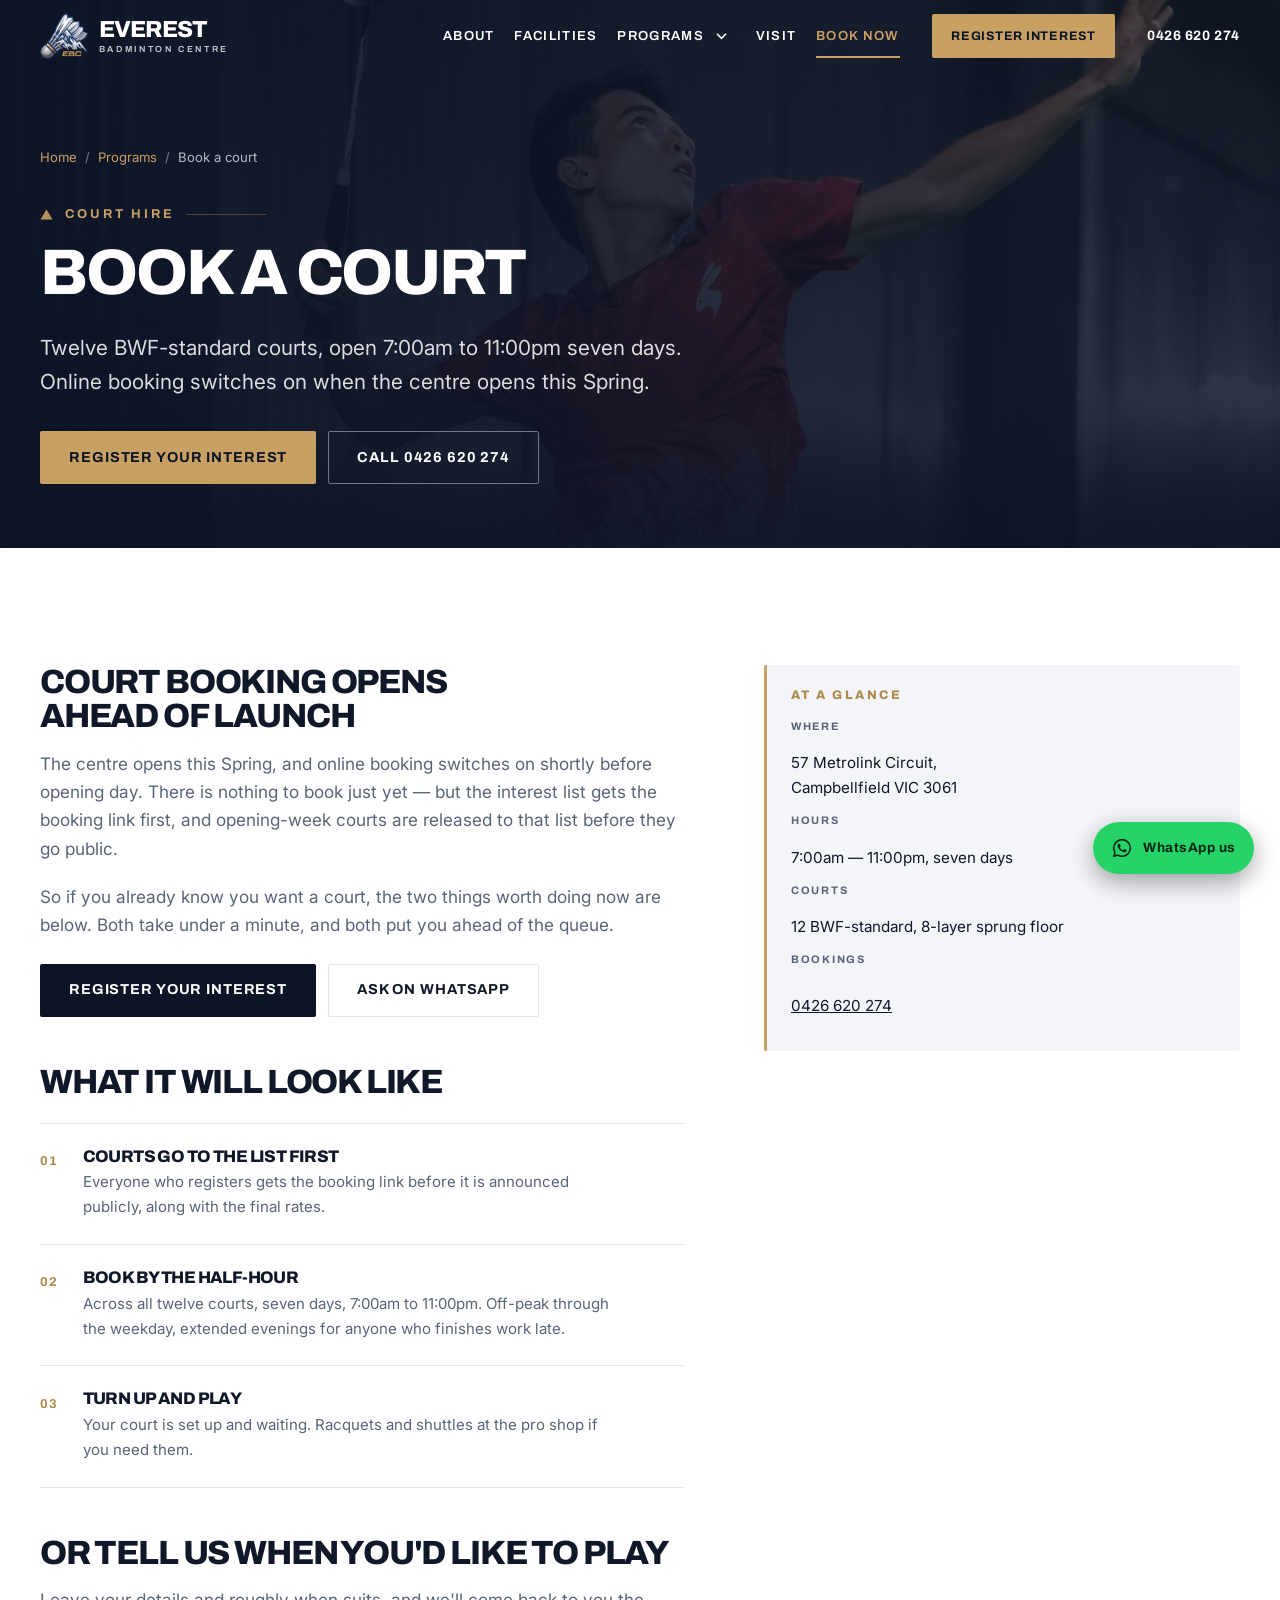
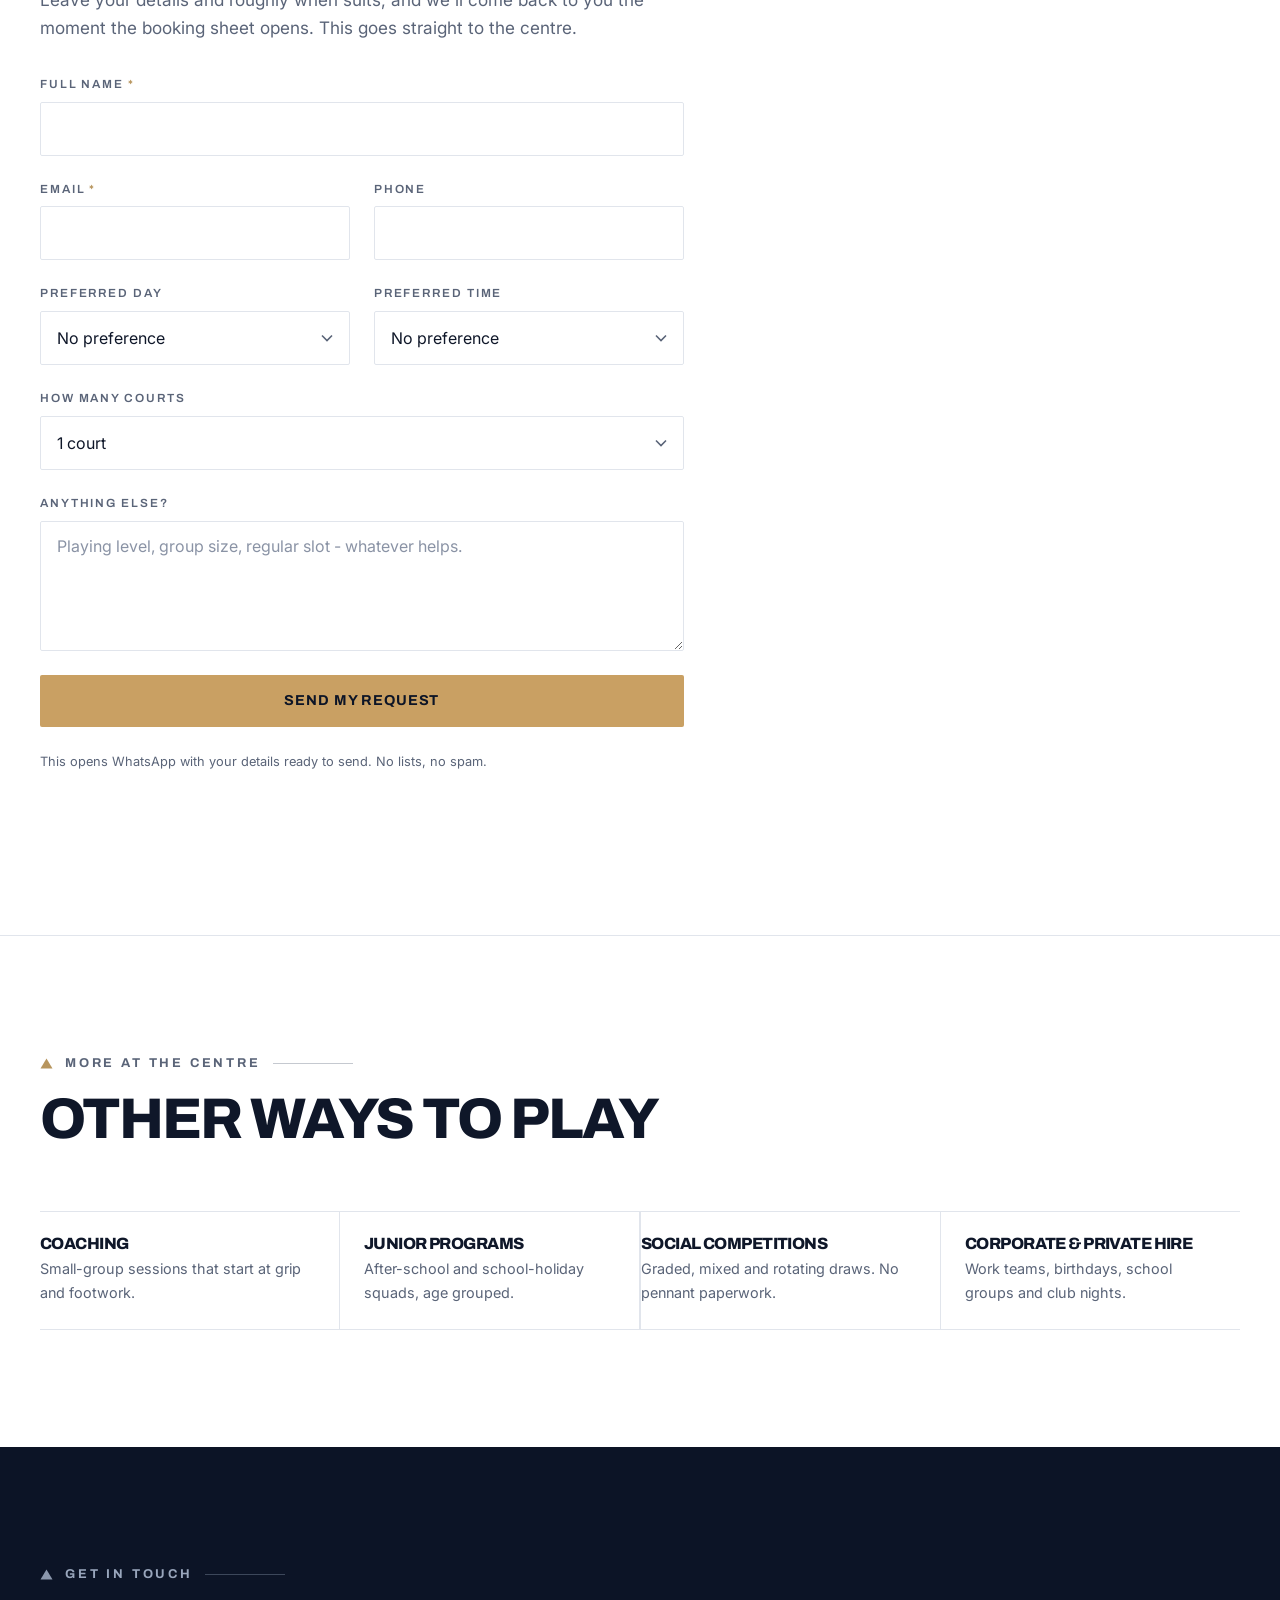
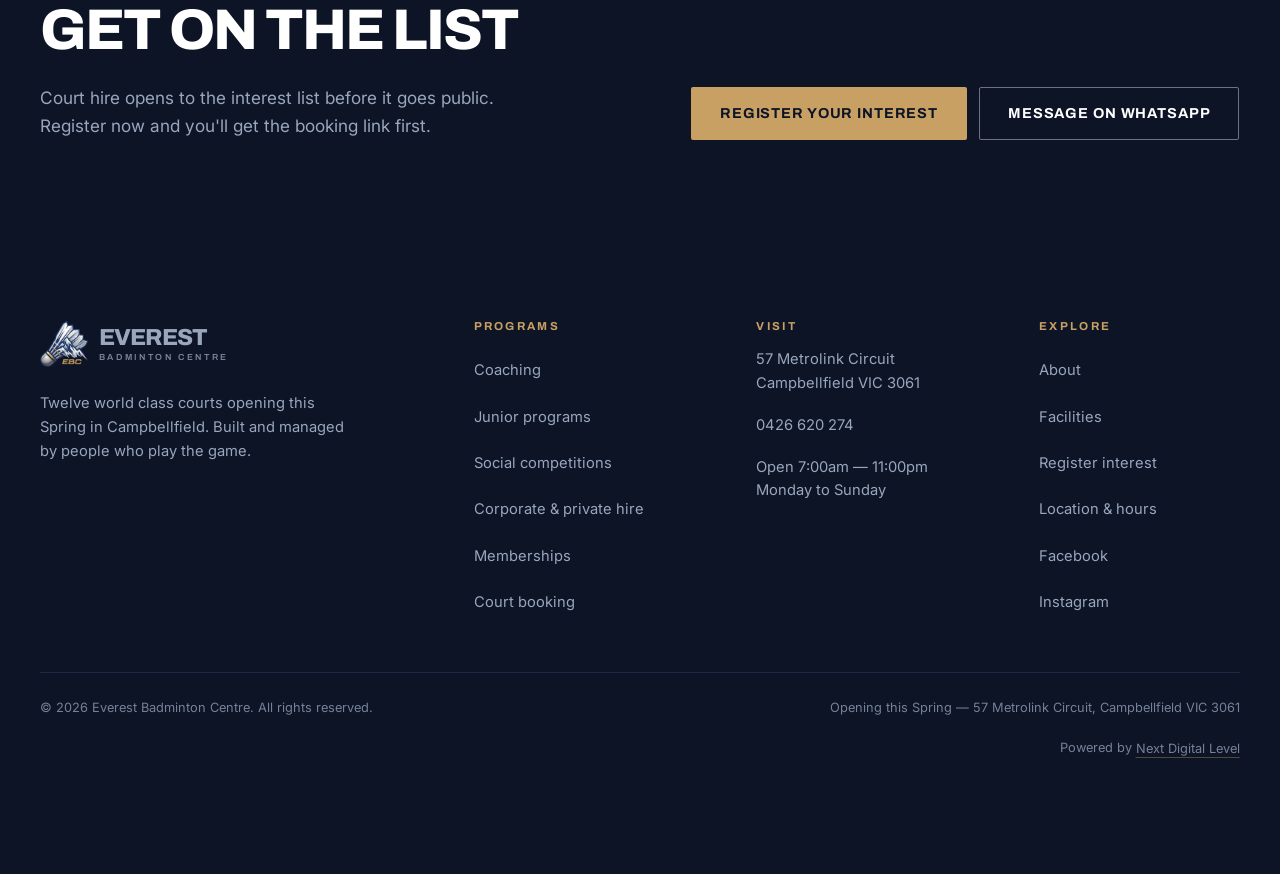
<file: booking.html>
<!DOCTYPE html>
<html lang="en-AU">
<head>
<meta charset="utf-8">
<meta name="viewport" content="width=device-width, initial-scale=1">

<title>Book a Badminton Court Campbellfield | Everest Badminton Centre</title>
<meta name="description" content="Book a badminton court in Campbellfield. Twelve BWF-standard courts open 7am to 11pm daily, with peak and off-peak rates right across Melbourne's north.">
<link rel="canonical" href="https://everestbadmintoncentre.com.au/booking.html">

<!-- Open Graph / social -->
<meta property="og:type" content="website">
<meta property="og:site_name" content="Everest Badminton Centre">
<meta property="og:title" content="Book a Badminton Court Campbellfield | Everest Badminton Centre">
<meta property="og:description" content="Book a badminton court in Campbellfield. Twelve BWF-standard courts open 7am to 11pm daily, with peak and off-peak rates right across Melbourne's north.">
<meta property="og:image" content="https://everestbadmintoncentre.com.au/assets/img/og-courts.jpg">
<meta property="og:image:width" content="1200">
<meta property="og:image:height" content="630">
<meta property="og:image:alt" content="Everest Badminton Centre, Campbellfield">
<meta property="og:url" content="https://everestbadmintoncentre.com.au/booking.html">
<meta property="og:locale" content="en_AU">
<meta name="twitter:card" content="summary_large_image">
<meta name="twitter:title" content="Book a Badminton Court Campbellfield | Everest Badminton Centre">
<meta name="twitter:description" content="Book a badminton court in Campbellfield. Twelve BWF-standard courts open 7am to 11pm daily, with peak and off-peak rates right across Melbourne's north.">
<meta name="twitter:image" content="https://everestbadmintoncentre.com.au/assets/img/og-courts.jpg">
<meta name="theme-color" content="#0C1426">

<link rel="icon" href="assets/img/favicon.svg" type="image/svg+xml">
<link rel="apple-touch-icon" href="assets/img/logo-mark.webp">

<link rel="preconnect" href="https://fonts.googleapis.com">
<link rel="preconnect" href="https://fonts.gstatic.com" crossorigin>
<link rel="preload" as="style" href="https://fonts.googleapis.com/css2?family=Archivo:wght@500;600;700;800&family=Inter:wght@400;500;600&display=swap" onload="this.onload=null;this.rel='stylesheet'">
<noscript><link rel="stylesheet" href="https://fonts.googleapis.com/css2?family=Archivo:wght@500;600;700;800&family=Inter:wght@400;500;600&display=swap"></noscript>

<link rel="stylesheet" href="assets/css/style.css">

<!-- If JS is unavailable, scroll-reveal elements must not stay hidden. -->
<noscript><style>.reveal{opacity:1 !important;transform:none !important}</style></noscript>
<script type="application/ld+json">
{
  "@context": "https://schema.org",
  "@type": "WebPage",
  "name": "Court booking at Everest Badminton Centre",
  "description": "Book a badminton court at Everest Badminton Centre, Campbellfield.",
  "url": "https://everestbadmintoncentre.com.au/booking.html",
  "isPartOf": { "@type": "WebSite", "name": "Everest Badminton Centre", "url": "https://everestbadmintoncentre.com.au/" },
  "about": {
    "@type": "SportsActivityLocation",
    "name": "Everest Badminton Centre",
    "address": {
      "@type": "PostalAddress",
      "streetAddress": "57 Metrolink Circuit",
      "addressLocality": "Campbellfield",
      "addressRegion": "VIC",
      "postalCode": "3061",
      "addressCountry": "AU"
    },
    "telephone": "+61426620274"
  }
}
</script>
<script type="application/ld+json">
{
  "@context": "https://schema.org",
  "@type": "BreadcrumbList",
  "itemListElement": [
    {
      "@type": "ListItem",
      "position": 1,
      "name": "Home",
      "item": "https://everestbadmintoncentre.com.au/"
    },
    {
      "@type": "ListItem",
      "position": 2,
      "name": "Programs",
      "item": "https://everestbadmintoncentre.com.au/#programs"
    },
    {
      "@type": "ListItem",
      "position": 3,
      "name": "Book a court",
      "item": "https://everestbadmintoncentre.com.au/booking.html"
    }
  ]
}
</script>
</head>

<body>

<a class="skip-link" href="#main">Skip to content</a>

<!-- ============================================================
     STICKY HEADER
     ============================================================ -->
<header class="site-header" id="siteHeader">
  <div class="shell header__inner">

    <a class="logo" href="index.html" aria-label="Everest Badminton Centre — home">
      <img class="logo__mark" src="assets/img/logo-mark.webp" alt="" width="260" height="253" decoding="async">
      <span class="logo__type">
        <span class="logo__name">Everest</span>
        <span class="logo__sub">Badminton Centre</span>
      </span>
    </a>

    <nav class="nav" id="primaryNav" aria-label="Primary">
      <ul class="nav__list">
        <li><a href="index.html#about">About</a></li>
        <li><a href="index.html#facilities">Facilities</a></li>
        <li class="nav__item--sub">
          <a class="nav__parent" href="index.html#programs">Programs</a>
          <button class="nav__toggle" type="button" aria-expanded="false" aria-controls="programsMenu">
            <span class="visually-hidden">Show programs menu</span>
            <svg class="nav__chev" viewBox="0 0 12 8" aria-hidden="true" focusable="false">
              <path d="M1 1.5 6 6.5l5-5" fill="none" stroke="currentColor" stroke-width="1.7"/>
            </svg>
          </button>
          <ul class="nav__sub" id="programsMenu">
            <li><a href="coaching.html">Coaching</a></li>
            <li><a href="juniors.html">Junior programs</a></li>
            <li><a href="social-competitions.html">Social competitions</a></li>
            <li><a href="corporate.html">Corporate &amp; private hire</a></li>
            <li><a href="memberships.html">Memberships</a></li>
          </ul>
        </li>
        <li><a href="index.html#contact">Visit</a></li>
        <li><a href="booking.html" aria-current="page">Book Now</a></li>
      </ul>
      <a class="btn btn--accent btn--sm nav__cta" href="index.html#book">Register interest</a>
      <a class="nav__phone" href="tel:+61426620274">0426 620 274</a>
    </nav>

    <button class="burger" id="burger" type="button" aria-expanded="false" aria-controls="primaryNav" aria-label="Open menu">
      <span class="burger__bar"></span>
      <span class="burger__bar"></span>
    </button>

  </div>
</header>

<main id="main">

<!-- PAGE HERO -->
<section class="page-hero">
  <div class="page-hero__media">
    <img src="assets/img/player-smash-closeup.webp" alt="A player reaching high into an overhead smash on an indoor court" width="1600" height="925" fetchpriority="high" decoding="async">
  </div>
  <div class="shell">
    <nav class="crumbs" aria-label="Breadcrumb">
      <ol>
        <li><a href="index.html">Home</a></li>
        <li><a href="index.html#programs">Programs</a></li>
        <li><span aria-current="page">Book a court</span></li>
      </ol>
    </nav>
    <p class="eyebrow eyebrow--light"><span class="eyebrow__peak" aria-hidden="true"></span>Court hire</p>
    <h1 class="page-hero__title">Book a court</h1>
    <p class="page-hero__lede">Twelve BWF-standard courts, open 7:00am to 11:00pm seven days. Online booking switches on when the centre opens this Spring.</p>
    <div class="page-hero__actions">
      <a class="btn btn--accent" href="index.html#book">Register your interest</a>
      <a class="btn btn--ghost" href="tel:+61426620274">Call 0426 620 274</a>
    </div>
  </div>
</section>

<!-- PRE-OPENING NOTICE + BOOKING SLOT -->
<section class="section section--light">
  <div class="shell page-grid">
    <div class="prose reveal">

      <h2>Court booking opens ahead of launch</h2>
      <p>The centre opens this Spring, and online booking switches on shortly before opening day. There is
        nothing to book just yet — but the interest list gets the booking link first, and opening-week courts
        are released to that list before they go public.</p>
      <p>So if you already know you want a court, the two things worth doing now are below. Both take under a
        minute, and both put you ahead of the queue.</p>

      <div class="prose__actions">
        <a class="btn btn--dark" href="index.html#book">Register your interest</a>
        <a class="btn btn--outline" href="https://wa.me/61421609179?text=Hi%20Everest%20Badminton%20Centre%2C%20I%27d%20like%20to%20ask%20about%20court%20hire"
           target="_blank" rel="noopener">Ask on WhatsApp</a>
      </div>

      <h2>What it will look like</h2>
      <ol class="steps">
        <li><span class="steps__n">01</span>
          <div><h3>Courts go to the list first</h3>
          <p>Everyone who registers gets the booking link before it is announced publicly, along with the final
            rates.</p></div></li>
        <li><span class="steps__n">02</span>
          <div><h3>Book by the half-hour</h3>
          <p>Across all twelve courts, seven days, 7:00am to 11:00pm. Off-peak through the weekday, extended
            evenings for anyone who finishes work late.</p></div></li>
        <li><span class="steps__n">03</span>
          <div><h3>Turn up and play</h3>
          <p>Your court is set up and waiting. Racquets and shuttles at the pro shop if you need them.</p></div></li>
      </ol>

      <h2>Or tell us when you'd like to play</h2>
      <p>Leave your details and roughly when suits, and we'll come back to you the moment the booking sheet
        opens. This goes straight to the centre.</p>
      <form class="form form--light reveal" id="bookingForm" novalidate>
        <div class="form__row">
          <label for="b-name">Full name <span aria-hidden="true">*</span></label>
          <input type="text" id="b-name" name="name" autocomplete="name" required>
        </div>

        <div class="form__split">
          <div class="form__row">
            <label for="b-email">Email <span aria-hidden="true">*</span></label>
            <input type="email" id="b-email" name="email" autocomplete="email" required>
          </div>
          <div class="form__row">
            <label for="b-phone">Phone</label>
            <input type="tel" id="b-phone" name="phone" autocomplete="tel" inputmode="tel">
          </div>
        </div>

        <div class="form__split">
          <div class="form__row">
            <label for="b-day">Preferred day</label>
            <select id="b-day" name="day">
              <option value="">No preference</option>
              <option>Monday</option><option>Tuesday</option><option>Wednesday</option>
              <option>Thursday</option><option>Friday</option><option>Saturday</option><option>Sunday</option>
            </select>
          </div>
          <div class="form__row">
            <label for="b-time">Preferred time</label>
            <select id="b-time" name="time">
              <option value="">No preference</option>
              <option>Morning (7am - 12pm)</option>
              <option>Afternoon (12pm - 4pm)</option>
              <option>Evening (4pm - 11pm)</option>
            </select>
          </div>
        </div>

        <div class="form__row">
          <label for="b-courts">How many courts</label>
          <select id="b-courts" name="courts">
            <option>1 court</option><option>2 courts</option><option>3 to 5 courts</option>
            <option>6 or more (group or corporate)</option>
          </select>
        </div>

        <div class="form__row">
          <label for="b-message">Anything else?</label>
          <textarea id="b-message" name="message" rows="4"
                    placeholder="Playing level, group size, regular slot - whatever helps."></textarea>
        </div>

        <button class="btn btn--accent btn--full" type="submit">Send my request</button>
        <p class="form__fine">This opens WhatsApp with your details ready to send. No lists, no spam.</p>
        <p class="form__status" id="bookingStatus" role="status" aria-live="polite"></p>
      </form>

    </div>

    <aside class="page-grid__aside reveal">
      <div class="factcard">
        <h2>At a glance</h2>
        <dl>
          <dt>Where</dt>
          <dd>57 Metrolink Circuit,<br>Campbellfield VIC 3061</dd>
          <dt>Hours</dt>
          <dd>7:00am &mdash; 11:00pm, seven days</dd>
          <dt>Courts</dt>
          <dd>12 BWF-standard, 8-layer sprung floor</dd>
          <dt>Bookings</dt>
          <dd><a href="tel:+61426620274">0426 620 274</a></dd>
        </dl>
      </div>
    </aside>
  </div>
</section>

<!-- CROSS LINKS -->
<section class="section section--light">
  <div class="shell">
    <div class="section__head reveal">
      <p class="eyebrow"><span class="eyebrow__peak" aria-hidden="true"></span>More at the centre</p>
      <h2 class="h2">Other ways to play</h2>
    </div>
    <div class="crosslinks">
      <a class="crosslink reveal" href="coaching.html">
        <h3>Coaching</h3>
        <p>Small-group sessions that start at grip and footwork.</p>
      </a>
      <a class="crosslink reveal" href="juniors.html">
        <h3>Junior programs</h3>
        <p>After-school and school-holiday squads, age grouped.</p>
      </a>
      <a class="crosslink reveal" href="social-competitions.html">
        <h3>Social competitions</h3>
        <p>Graded, mixed and rotating draws. No pennant paperwork.</p>
      </a>
      <a class="crosslink reveal" href="corporate.html">
        <h3>Corporate &amp; private hire</h3>
        <p>Work teams, birthdays, school groups and club nights.</p>
      </a>
    </div>
  </div>
</section>

<!-- CLOSING CTA -->
<section class="cta-band">
  <div class="shell cta-band__inner">
    <div class="reveal">
      <p class="eyebrow eyebrow--light"><span class="eyebrow__peak" aria-hidden="true"></span>Get in touch</p>
      <h2 class="h2 h2--light">Get on the list</h2>
      <p>Court hire opens to the interest list before it goes public. Register now and you'll get the booking link first.</p>
    </div>
    <div class="cta-band__actions reveal">
      <a class="btn btn--accent" href="index.html#book">Register your interest</a>
      <a class="btn btn--ghost" href="https://wa.me/61421609179?text=Hi%20Everest%20Badminton%20Centre%2C%20I%27d%20like%20to%20ask%20about%20" target="_blank" rel="noopener">Message on WhatsApp</a>
    </div>
  </div>
</section>
</main>

<!-- ============================================================
     FOOTER
     ============================================================ -->
<footer class="site-footer">
  <div class="shell">

    <div class="footer__top">

      <div class="footer__brand">
        <a class="logo logo--footer" href="index.html" aria-label="Everest Badminton Centre — home">
          <img class="logo__mark" src="assets/img/logo-mark.webp" alt="" width="260" height="253" loading="lazy" decoding="async">
          <span class="logo__type">
            <span class="logo__name">Everest</span>
            <span class="logo__sub">Badminton Centre</span>
          </span>
        </a>
        <p class="footer__blurb">Twelve world class courts opening this Spring in Campbellfield. Built and
          managed by people who play the game.</p>
      </div>

      <nav class="footer__nav" aria-label="Programs">
        <h2 class="footer__h">Programs</h2>
        <ul>
          <li><a href="coaching.html">Coaching</a></li>
          <li><a href="juniors.html">Junior programs</a></li>
          <li><a href="social-competitions.html">Social competitions</a></li>
          <li><a href="corporate.html">Corporate &amp; private hire</a></li>
          <li><a href="memberships.html">Memberships</a></li>
          <li><a href="booking.html">Court booking</a></li>
        </ul>
      </nav>

      <div class="footer__col">
        <h2 class="footer__h">Visit</h2>
        <address>
          57 Metrolink Circuit<br>
          Campbellfield VIC 3061
        </address>
        <p><a href="tel:+61426620274">0426 620 274</a></p>
        <p class="footer__hours">Open 7:00am — 11:00pm<br>Monday to Sunday</p>
      </div>

      <div class="footer__col">
        <h2 class="footer__h">Explore</h2>
        <ul>
          <li><a href="index.html#about">About</a></li>
          <li><a href="index.html#facilities">Facilities</a></li>
          <li><a href="index.html#book">Register interest</a></li>
          <li><a href="index.html#contact">Location &amp; hours</a></li>
          <li><a href="https://www.facebook.com/profile.php?id=61590398226767" target="_blank" rel="noopener noreferrer">Facebook</a></li>
          <li><a href="https://www.instagram.com/ebc.everestbadminton/" target="_blank" rel="noopener noreferrer">Instagram</a></li>
        </ul>
      </div>

    </div>

    <div class="footer__base">
      <p>&copy; <span id="year">2026</span> Everest Badminton Centre. All rights reserved.</p>
      <p class="footer__abn">Opening this Spring — 57 Metrolink Circuit, Campbellfield VIC 3061</p>
      <p class="footer__credit">
        Powered by
        <a href="https://nextdigitalevel.com/" target="_blank" rel="noopener">Next Digital Level</a>
      </p>
    </div>

  </div>
</footer>

<!-- Mobile overlay menu -->
<div class="overlay" id="overlay" hidden>
  <nav class="overlay__nav" aria-label="Mobile">
        <ul>
      <li><a href="index.html#about">About</a></li>
      <li><a href="index.html#facilities">Facilities</a></li>
      <li>
        <a href="index.html#programs">Programs</a>
        <ul class="overlay__sub">
          <li><a href="coaching.html">Coaching</a></li>
          <li><a href="juniors.html">Junior programs</a></li>
          <li><a href="social-competitions.html">Social competitions</a></li>
          <li><a href="corporate.html">Corporate &amp; private hire</a></li>
          <li><a href="memberships.html">Memberships</a></li>
        </ul>
      </li>
      <li><a href="index.html#contact">Visit</a></li>
      <li><a href="booking.html" aria-current="page">Book Now</a></li>
    </ul>
    <a class="btn btn--accent" href="index.html#book">Register your interest</a>
    <a class="overlay__phone" href="tel:+61426620274">0426 620 274</a>
  </nav>
</div>

<!-- Sticky announcement bar, mobile only -->
<div class="sticky-bar" aria-label="Opening announcement">
  <p><strong>Opening this Spring</strong> — 57 Metrolink Circuit, Campbellfield VIC 3061</p>
  <a class="sticky-bar__cta" href="index.html#book">Register</a>
</div>

<!-- WhatsApp enquiry button -->
<a class="wa-float" id="waFloat"
   href="https://wa.me/61421609179?text=Hi%20Everest%20Badminton%20Centre%2C%20I%27d%20like%20to%20ask%20about%20"
   target="_blank" rel="noopener" aria-label="Message us on WhatsApp">
  <svg viewBox="0 0 24 24" aria-hidden="true" focusable="false">
    <path d="M12.04 2A9.9 9.9 0 0 0 2.1 11.9a9.8 9.8 0 0 0 1.36 4.98L2 22l5.25-1.37a9.9 9.9 0 0 0 4.79 1.22h.01a9.9 9.9 0 0 0 9.93-9.9A9.9 9.9 0 0 0 12.04 2Zm0 18.13h-.01a8.2 8.2 0 0 1-4.19-1.15l-.3-.18-3.12.82.83-3.04-.2-.31a8.2 8.2 0 1 1 15.2-4.37 8.22 8.22 0 0 1-8.21 8.23Zm4.51-6.16c-.25-.12-1.46-.72-1.69-.8-.22-.09-.39-.13-.55.12s-.63.8-.77.96-.28.19-.53.06a6.74 6.74 0 0 1-1.98-1.22 7.44 7.44 0 0 1-1.37-1.71c-.14-.25-.01-.38.11-.5s.25-.28.37-.43a1.7 1.7 0 0 0 .25-.41.46.46 0 0 0-.02-.44c-.06-.12-.55-1.34-.76-1.83s-.4-.42-.55-.43h-.47a.9.9 0 0 0-.65.3 2.75 2.75 0 0 0-.86 2.05 4.78 4.78 0 0 0 1 2.53 10.94 10.94 0 0 0 4.19 3.7c.58.26 1.04.41 1.4.52a3.36 3.36 0 0 0 1.54.1 2.53 2.53 0 0 0 1.65-1.17 2.05 2.05 0 0 0 .14-1.16c-.06-.11-.22-.17-.47-.29Z"/>
  </svg>
  <span class="wa-float__label">WhatsApp us</span>
</a>

<script src="assets/js/main.js" defer></script>
</body>
</html>
</file>
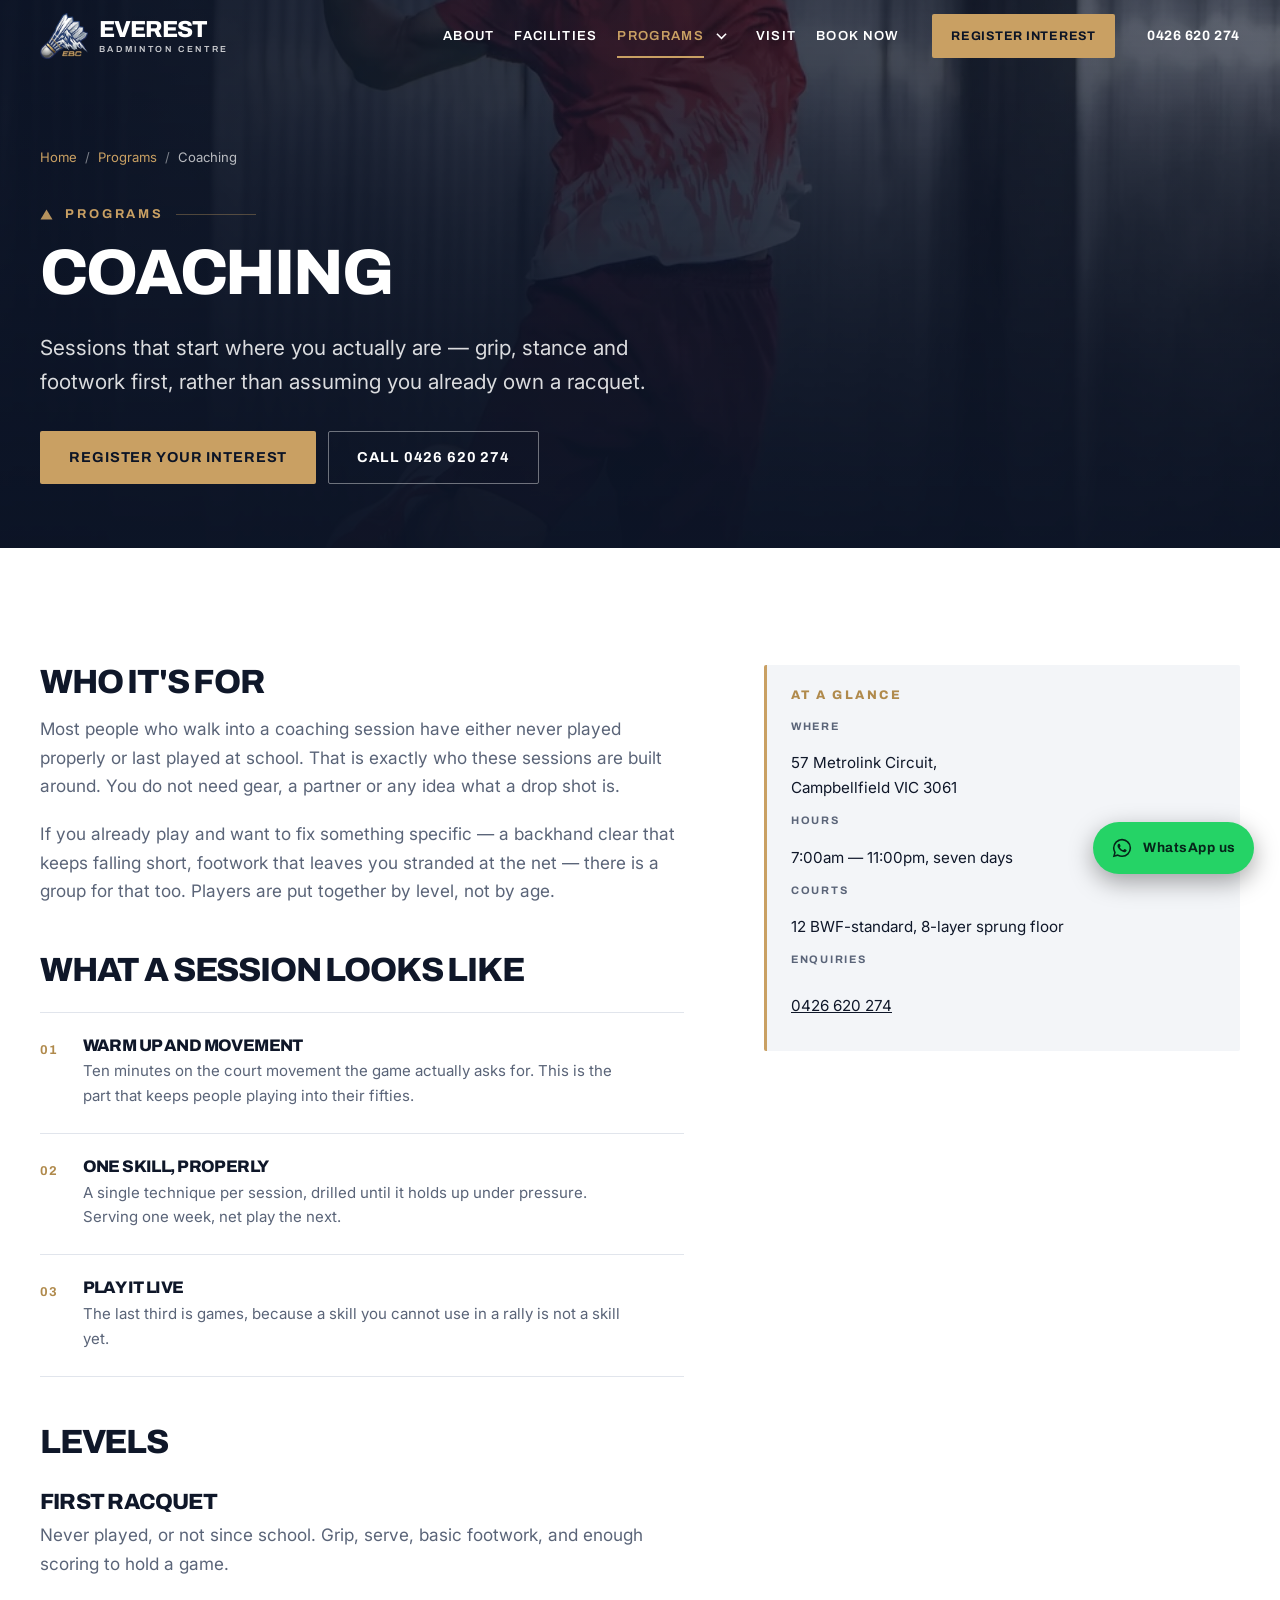
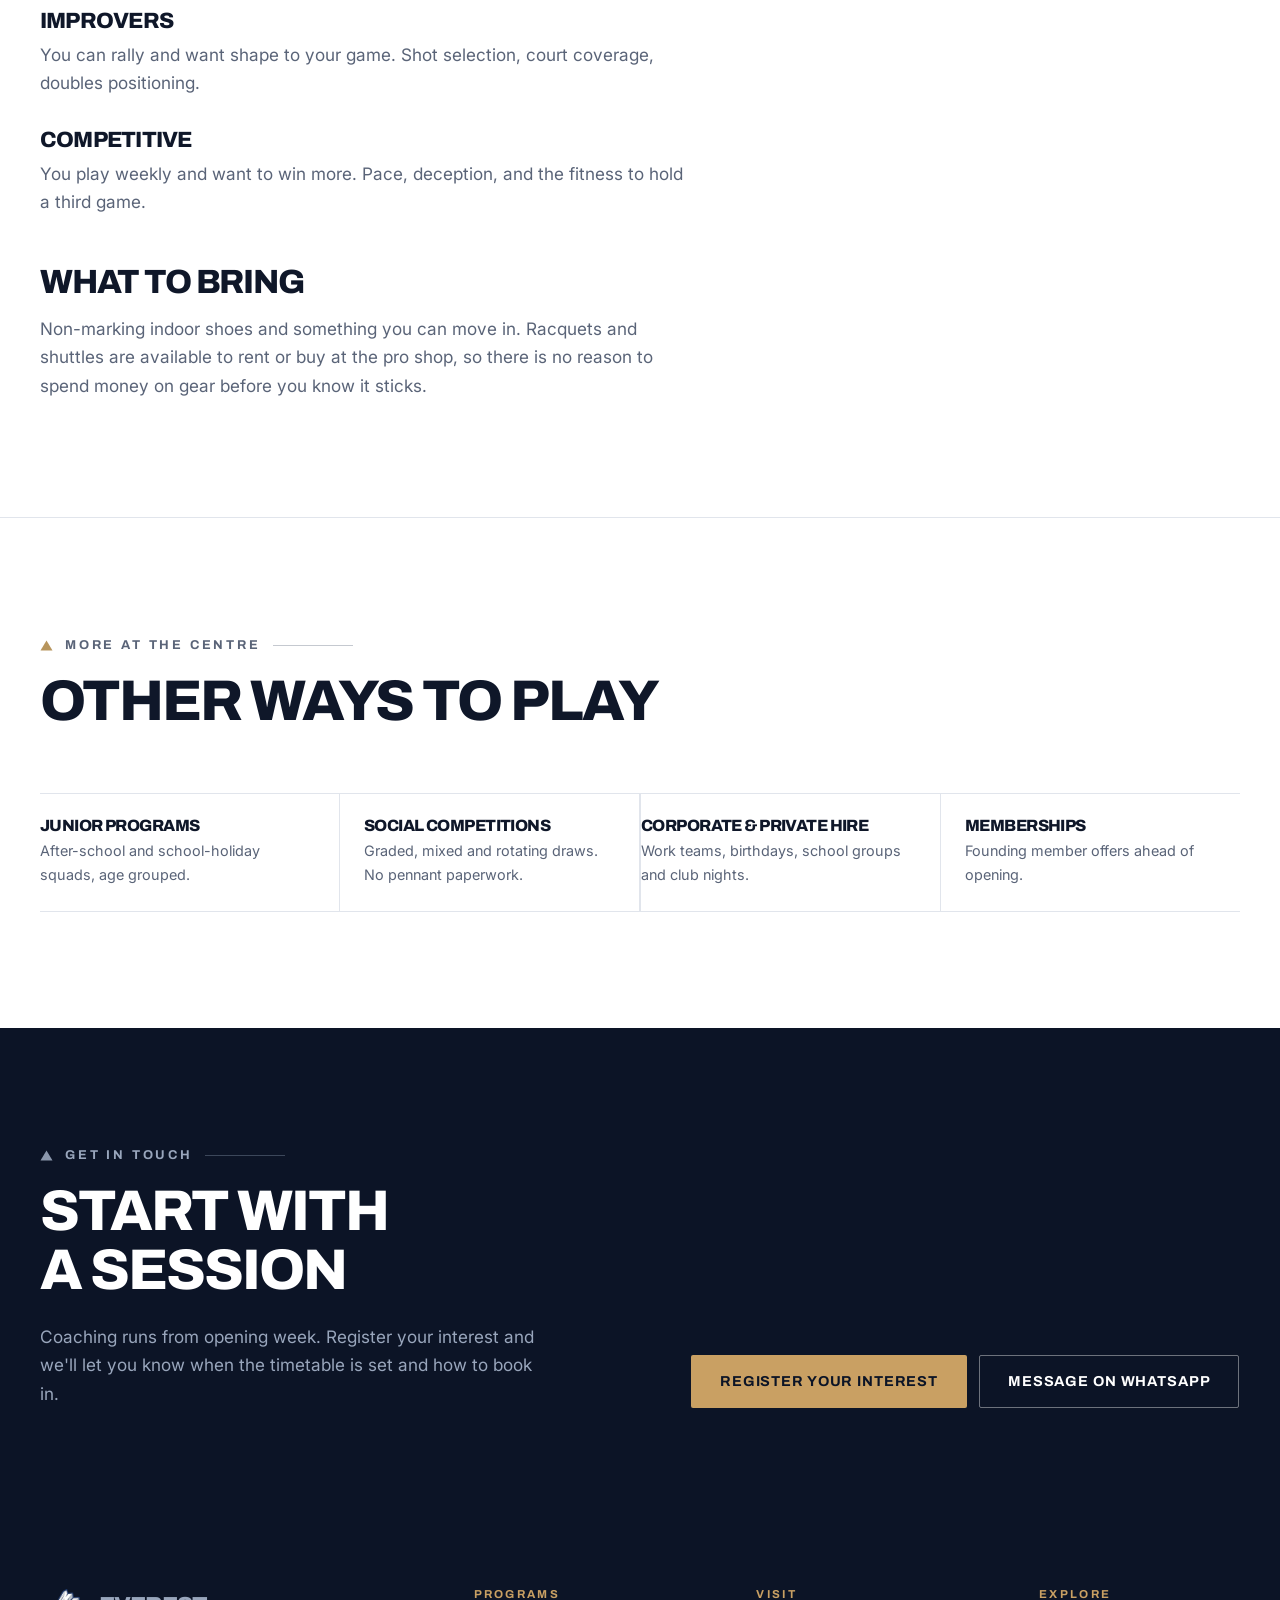
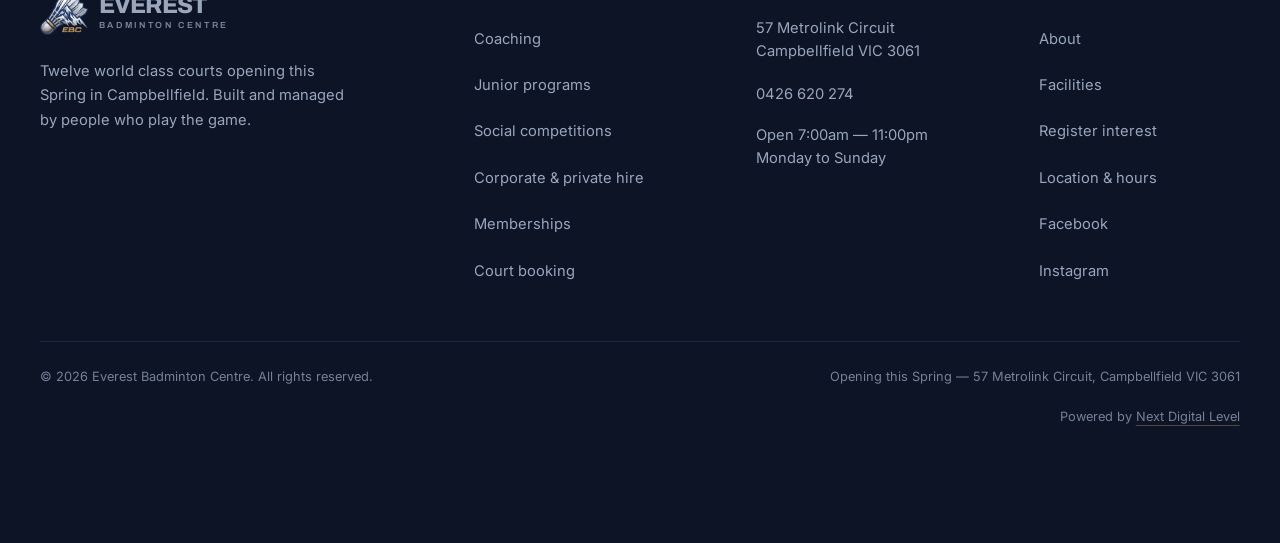
<file: coaching.html>
<!DOCTYPE html>
<html lang="en-AU">
<head>
<meta charset="utf-8">
<meta name="viewport" content="width=device-width, initial-scale=1">

<title>Badminton Coaching Campbellfield | Everest Badminton Centre</title>
<meta name="description" content="Small-group badminton coaching in Campbellfield, from first racquet to competitive play. Rental gear provided, all levels welcome across Melbourne's north.">
<link rel="canonical" href="https://everestbadmintoncentre.com.au/coaching.html">

<!-- Open Graph / social -->
<meta property="og:type" content="website">
<meta property="og:site_name" content="Everest Badminton Centre">
<meta property="og:title" content="Badminton Coaching Campbellfield | Everest Badminton Centre">
<meta property="og:description" content="Small-group badminton coaching in Campbellfield, from first racquet to competitive play. Rental gear provided, all levels welcome across Melbourne's north.">
<meta property="og:image" content="https://everestbadmintoncentre.com.au/assets/img/og-coaching.jpg">
<meta property="og:image:width" content="1200">
<meta property="og:image:height" content="630">
<meta property="og:image:alt" content="Everest Badminton Centre, Campbellfield">
<meta property="og:url" content="https://everestbadmintoncentre.com.au/coaching.html">
<meta property="og:locale" content="en_AU">
<meta name="twitter:card" content="summary_large_image">
<meta name="twitter:title" content="Badminton Coaching Campbellfield | Everest Badminton Centre">
<meta name="twitter:description" content="Small-group badminton coaching in Campbellfield, from first racquet to competitive play. Rental gear provided, all levels welcome across Melbourne's north.">
<meta name="twitter:image" content="https://everestbadmintoncentre.com.au/assets/img/og-coaching.jpg">
<meta name="theme-color" content="#0C1426">

<link rel="icon" href="assets/img/favicon.svg" type="image/svg+xml">
<link rel="apple-touch-icon" href="assets/img/logo-mark.webp">

<link rel="preconnect" href="https://fonts.googleapis.com">
<link rel="preconnect" href="https://fonts.gstatic.com" crossorigin>
<link rel="preload" as="style" href="https://fonts.googleapis.com/css2?family=Archivo:wght@500;600;700;800&family=Inter:wght@400;500;600&display=swap" onload="this.onload=null;this.rel='stylesheet'">
<noscript><link rel="stylesheet" href="https://fonts.googleapis.com/css2?family=Archivo:wght@500;600;700;800&family=Inter:wght@400;500;600&display=swap"></noscript>

<link rel="stylesheet" href="assets/css/style.css">

<!-- If JS is unavailable, scroll-reveal elements must not stay hidden. -->
<noscript><style>.reveal{opacity:1 !important;transform:none !important}</style></noscript>
<script type="application/ld+json">
{
  "@context": "https://schema.org",
  "@type": "WebPage",
  "name": "Coaching at Everest Badminton Centre",
  "description": "Small-group badminton coaching in Campbellfield. Sessions start at grip and footwork, rental gear available, all levels welcome. Opening this Spring.",
  "url": "https://everestbadmintoncentre.com.au/coaching.html",
  "isPartOf": { "@type": "WebSite", "name": "Everest Badminton Centre", "url": "https://everestbadmintoncentre.com.au/" },
  "about": {
    "@type": "SportsActivityLocation",
    "name": "Everest Badminton Centre",
    "address": {
      "@type": "PostalAddress",
      "streetAddress": "57 Metrolink Circuit",
      "addressLocality": "Campbellfield",
      "addressRegion": "VIC",
      "postalCode": "3061",
      "addressCountry": "AU"
    },
    "telephone": "+61426620274"
  }
}
</script>
<script type="application/ld+json">
{
  "@context": "https://schema.org",
  "@type": "BreadcrumbList",
  "itemListElement": [
    {
      "@type": "ListItem",
      "position": 1,
      "name": "Home",
      "item": "https://everestbadmintoncentre.com.au/"
    },
    {
      "@type": "ListItem",
      "position": 2,
      "name": "Programs",
      "item": "https://everestbadmintoncentre.com.au/#programs"
    },
    {
      "@type": "ListItem",
      "position": 3,
      "name": "Coaching",
      "item": "https://everestbadmintoncentre.com.au/coaching.html"
    }
  ]
}
</script>
<script type="application/ld+json">
{
  "@context": "https://schema.org",
  "@type": "Service",
  "name": "Badminton coaching",
  "serviceType": "Badminton coaching",
  "description": "Small-group badminton coaching for beginners, improvers and competitive players at Everest Badminton Centre, Campbellfield.",
  "url": "https://everestbadmintoncentre.com.au/coaching.html",
  "provider": {
    "@type": "SportsActivityLocation",
    "@id": "https://everestbadmintoncentre.com.au/#centre",
    "name": "Everest Badminton Centre",
    "telephone": "+61426620274",
    "address": {
      "@type": "PostalAddress",
      "streetAddress": "57 Metrolink Circuit",
      "addressLocality": "Campbellfield",
      "addressRegion": "VIC",
      "postalCode": "3061",
      "addressCountry": "AU"
    }
  },
  "areaServed": [
    {
      "@type": "City",
      "name": "Campbellfield"
    },
    {
      "@type": "City",
      "name": "Craigieburn"
    },
    {
      "@type": "City",
      "name": "Broadmeadows"
    },
    {
      "@type": "City",
      "name": "Roxburgh Park"
    },
    {
      "@type": "City",
      "name": "Coolaroo"
    },
    {
      "@type": "City",
      "name": "Meadow Heights"
    },
    {
      "@type": "City",
      "name": "Greenvale"
    }
  ],
  "availableChannel": {
    "@type": "ServiceChannel",
    "serviceUrl": "https://everestbadmintoncentre.com.au/coaching.html"
  }
}
</script>
</head>

<body>

<a class="skip-link" href="#main">Skip to content</a>

<!-- ============================================================
     STICKY HEADER
     ============================================================ -->
<header class="site-header" id="siteHeader">
  <div class="shell header__inner">

    <a class="logo" href="index.html" aria-label="Everest Badminton Centre — home">
      <img class="logo__mark" src="assets/img/logo-mark.webp" alt="" width="260" height="253" decoding="async">
      <span class="logo__type">
        <span class="logo__name">Everest</span>
        <span class="logo__sub">Badminton Centre</span>
      </span>
    </a>

    <nav class="nav" id="primaryNav" aria-label="Primary">
      <ul class="nav__list">
        <li><a href="index.html#about">About</a></li>
        <li><a href="index.html#facilities">Facilities</a></li>
        <li class="nav__item--sub is-current">
          <a class="nav__parent" href="index.html#programs">Programs</a>
          <button class="nav__toggle" type="button" aria-expanded="false" aria-controls="programsMenu">
            <span class="visually-hidden">Show programs menu</span>
            <svg class="nav__chev" viewBox="0 0 12 8" aria-hidden="true" focusable="false">
              <path d="M1 1.5 6 6.5l5-5" fill="none" stroke="currentColor" stroke-width="1.7"/>
            </svg>
          </button>
          <ul class="nav__sub" id="programsMenu">
            <li><a href="coaching.html" aria-current="page">Coaching</a></li>
            <li><a href="juniors.html">Junior programs</a></li>
            <li><a href="social-competitions.html">Social competitions</a></li>
            <li><a href="corporate.html">Corporate &amp; private hire</a></li>
            <li><a href="memberships.html">Memberships</a></li>
          </ul>
        </li>
        <li><a href="index.html#contact">Visit</a></li>
        <li><a href="booking.html">Book Now</a></li>
      </ul>
      <a class="btn btn--accent btn--sm nav__cta" href="index.html#book">Register interest</a>
      <a class="nav__phone" href="tel:+61426620274">0426 620 274</a>
    </nav>

    <button class="burger" id="burger" type="button" aria-expanded="false" aria-controls="primaryNav" aria-label="Open menu">
      <span class="burger__bar"></span>
      <span class="burger__bar"></span>
    </button>

  </div>
</header>

<main id="main">

<!-- PAGE HERO -->
<section class="page-hero">
  <div class="page-hero__media">
    <img src="assets/img/player-overhead-smash.webp" alt="A badminton player rising for an overhead smash on an indoor court" width="1000" height="1500" fetchpriority="high" decoding="async">
  </div>
  <div class="shell">
    <nav class="crumbs" aria-label="Breadcrumb">
      <ol>
        <li><a href="index.html">Home</a></li>
        <li><a href="index.html#programs">Programs</a></li>
        <li><span aria-current="page">Coaching</span></li>
      </ol>
    </nav>
    <p class="eyebrow eyebrow--light"><span class="eyebrow__peak" aria-hidden="true"></span>Programs</p>
    <h1 class="page-hero__title">Coaching</h1>
    <p class="page-hero__lede">Sessions that start where you actually are — grip, stance and footwork first, rather than assuming you already own a racquet.</p>
    <div class="page-hero__actions">
      <a class="btn btn--accent" href="index.html#book">Register your interest</a>
      <a class="btn btn--ghost" href="tel:+61426620274">Call 0426 620 274</a>
    </div>
  </div>
</section>

<section class="section section--light">
  <div class="shell page-grid">
    <div class="prose reveal">
      <h2>Who it's for</h2>
      <p>Most people who walk into a coaching session have either never played properly or last played at
        school. That is exactly who these sessions are built around. You do not need gear, a partner or any
        idea what a drop shot is.</p>
      <p>If you already play and want to fix something specific — a backhand clear that keeps falling short,
        footwork that leaves you stranded at the net — there is a group for that too. Players are put together
        by level, not by age.</p>

      <h2>What a session looks like</h2>
      <ol class="steps">
        <li><span class="steps__n">01</span>
          <div><h3>Warm up and movement</h3>
          <p>Ten minutes on the court movement the game actually asks for. This is the part that keeps people
            playing into their fifties.</p></div></li>
        <li><span class="steps__n">02</span>
          <div><h3>One skill, properly</h3>
          <p>A single technique per session, drilled until it holds up under pressure. Serving one week,
            net play the next.</p></div></li>
        <li><span class="steps__n">03</span>
          <div><h3>Play it live</h3>
          <p>The last third is games, because a skill you cannot use in a rally is not a skill yet.</p></div></li>
      </ol>

      <h2>Levels</h2>
      <h3>First racquet</h3>
      <p>Never played, or not since school. Grip, serve, basic footwork, and enough scoring to hold a game.</p>
      <h3>Improvers</h3>
      <p>You can rally and want shape to your game. Shot selection, court coverage, doubles positioning.</p>
      <h3>Competitive</h3>
      <p>You play weekly and want to win more. Pace, deception, and the fitness to hold a third game.</p>

      <h2>What to bring</h2>
      <p>Non-marking indoor shoes and something you can move in. Racquets and shuttles are available to rent or
        buy at the pro shop, so there is no reason to spend money on gear before you know it sticks.</p>
    </div>
    <aside class="page-grid__aside reveal">
      <div class="factcard">
        <h2>At a glance</h2>
        <dl>
          <dt>Where</dt>
          <dd>57 Metrolink Circuit,<br>Campbellfield VIC 3061</dd>
          <dt>Hours</dt>
          <dd>7:00am — 11:00pm, seven days</dd>
          <dt>Courts</dt>
          <dd>12 BWF-standard, 8-layer sprung floor</dd>
          <dt>Enquiries</dt>
          <dd><a href="tel:+61426620274">0426 620 274</a></dd>
        </dl>
      </div>
    </aside>
  </div>
</section>

<!-- CROSS LINKS -->
<section class="section section--light">
  <div class="shell">
    <div class="section__head reveal">
      <p class="eyebrow"><span class="eyebrow__peak" aria-hidden="true"></span>More at the centre</p>
      <h2 class="h2">Other ways to play</h2>
    </div>
    <div class="crosslinks">
      <a class="crosslink reveal" href="juniors.html">
        <h3>Junior programs</h3>
        <p>After-school and school-holiday squads, age grouped.</p>
      </a>
      <a class="crosslink reveal" href="social-competitions.html">
        <h3>Social competitions</h3>
        <p>Graded, mixed and rotating draws. No pennant paperwork.</p>
      </a>
      <a class="crosslink reveal" href="corporate.html">
        <h3>Corporate &amp; private hire</h3>
        <p>Work teams, birthdays, school groups and club nights.</p>
      </a>
      <a class="crosslink reveal" href="memberships.html">
        <h3>Memberships</h3>
        <p>Founding member offers ahead of opening.</p>
      </a>
    </div>
  </div>
</section>

<!-- CLOSING CTA -->
<section class="cta-band">
  <div class="shell cta-band__inner">
    <div class="reveal">
      <p class="eyebrow eyebrow--light"><span class="eyebrow__peak" aria-hidden="true"></span>Get in touch</p>
      <h2 class="h2 h2--light">Start with a session</h2>
      <p>Coaching runs from opening week. Register your interest and we'll let you know when the timetable is set and how to book in.</p>
    </div>
    <div class="cta-band__actions reveal">
      <a class="btn btn--accent" href="index.html#book">Register your interest</a>
      <a class="btn btn--ghost" href="https://wa.me/61421609179?text=Hi%20Everest%20Badminton%20Centre%2C%20I%27d%20like%20to%20ask%20about%20" target="_blank" rel="noopener">Message on WhatsApp</a>
    </div>
  </div>
</section>
</main>

<!-- ============================================================
     FOOTER
     ============================================================ -->
<footer class="site-footer">
  <div class="shell">

    <div class="footer__top">

      <div class="footer__brand">
        <a class="logo logo--footer" href="index.html" aria-label="Everest Badminton Centre — home">
          <img class="logo__mark" src="assets/img/logo-mark.webp" alt="" width="260" height="253" loading="lazy" decoding="async">
          <span class="logo__type">
            <span class="logo__name">Everest</span>
            <span class="logo__sub">Badminton Centre</span>
          </span>
        </a>
        <p class="footer__blurb">Twelve world class courts opening this Spring in Campbellfield. Built and
          managed by people who play the game.</p>
      </div>

      <nav class="footer__nav" aria-label="Programs">
        <h2 class="footer__h">Programs</h2>
        <ul>
          <li><a href="coaching.html">Coaching</a></li>
          <li><a href="juniors.html">Junior programs</a></li>
          <li><a href="social-competitions.html">Social competitions</a></li>
          <li><a href="corporate.html">Corporate &amp; private hire</a></li>
          <li><a href="memberships.html">Memberships</a></li>
          <li><a href="booking.html">Court booking</a></li>
        </ul>
      </nav>

      <div class="footer__col">
        <h2 class="footer__h">Visit</h2>
        <address>
          57 Metrolink Circuit<br>
          Campbellfield VIC 3061
        </address>
        <p><a href="tel:+61426620274">0426 620 274</a></p>
        <p class="footer__hours">Open 7:00am — 11:00pm<br>Monday to Sunday</p>
      </div>

      <div class="footer__col">
        <h2 class="footer__h">Explore</h2>
        <ul>
          <li><a href="index.html#about">About</a></li>
          <li><a href="index.html#facilities">Facilities</a></li>
          <li><a href="index.html#book">Register interest</a></li>
          <li><a href="index.html#contact">Location &amp; hours</a></li>
          <li><a href="https://www.facebook.com/profile.php?id=61590398226767" target="_blank" rel="noopener noreferrer">Facebook</a></li>
          <li><a href="https://www.instagram.com/ebc.everestbadminton/" target="_blank" rel="noopener noreferrer">Instagram</a></li>
        </ul>
      </div>

    </div>

    <div class="footer__base">
      <p>&copy; <span id="year">2026</span> Everest Badminton Centre. All rights reserved.</p>
      <p class="footer__abn">Opening this Spring — 57 Metrolink Circuit, Campbellfield VIC 3061</p>
      <p class="footer__credit">
        Powered by
        <a href="https://nextdigitalevel.com/" target="_blank" rel="noopener">Next Digital Level</a>
      </p>
    </div>

  </div>
</footer>

<!-- Mobile overlay menu -->
<div class="overlay" id="overlay" hidden>
  <nav class="overlay__nav" aria-label="Mobile">
        <ul>
      <li><a href="index.html#about">About</a></li>
      <li><a href="index.html#facilities">Facilities</a></li>
      <li>
        <a href="index.html#programs">Programs</a>
        <ul class="overlay__sub">
          <li><a href="coaching.html" aria-current="page">Coaching</a></li>
          <li><a href="juniors.html">Junior programs</a></li>
          <li><a href="social-competitions.html">Social competitions</a></li>
          <li><a href="corporate.html">Corporate &amp; private hire</a></li>
          <li><a href="memberships.html">Memberships</a></li>
        </ul>
      </li>
      <li><a href="index.html#contact">Visit</a></li>
      <li><a href="booking.html">Book Now</a></li>
    </ul>
    <a class="btn btn--accent" href="index.html#book">Register your interest</a>
    <a class="overlay__phone" href="tel:+61426620274">0426 620 274</a>
  </nav>
</div>

<!-- Sticky announcement bar, mobile only -->
<div class="sticky-bar" aria-label="Opening announcement">
  <p><strong>Opening this Spring</strong> — 57 Metrolink Circuit, Campbellfield VIC 3061</p>
  <a class="sticky-bar__cta" href="index.html#book">Register</a>
</div>

<!-- WhatsApp enquiry button -->
<a class="wa-float" id="waFloat"
   href="https://wa.me/61421609179?text=Hi%20Everest%20Badminton%20Centre%2C%20I%27d%20like%20to%20ask%20about%20"
   target="_blank" rel="noopener" aria-label="Message us on WhatsApp">
  <svg viewBox="0 0 24 24" aria-hidden="true" focusable="false">
    <path d="M12.04 2A9.9 9.9 0 0 0 2.1 11.9a9.8 9.8 0 0 0 1.36 4.98L2 22l5.25-1.37a9.9 9.9 0 0 0 4.79 1.22h.01a9.9 9.9 0 0 0 9.93-9.9A9.9 9.9 0 0 0 12.04 2Zm0 18.13h-.01a8.2 8.2 0 0 1-4.19-1.15l-.3-.18-3.12.82.83-3.04-.2-.31a8.2 8.2 0 1 1 15.2-4.37 8.22 8.22 0 0 1-8.21 8.23Zm4.51-6.16c-.25-.12-1.46-.72-1.69-.8-.22-.09-.39-.13-.55.12s-.63.8-.77.96-.28.19-.53.06a6.74 6.74 0 0 1-1.98-1.22 7.44 7.44 0 0 1-1.37-1.71c-.14-.25-.01-.38.11-.5s.25-.28.37-.43a1.7 1.7 0 0 0 .25-.41.46.46 0 0 0-.02-.44c-.06-.12-.55-1.34-.76-1.83s-.4-.42-.55-.43h-.47a.9.9 0 0 0-.65.3 2.75 2.75 0 0 0-.86 2.05 4.78 4.78 0 0 0 1 2.53 10.94 10.94 0 0 0 4.19 3.7c.58.26 1.04.41 1.4.52a3.36 3.36 0 0 0 1.54.1 2.53 2.53 0 0 0 1.65-1.17 2.05 2.05 0 0 0 .14-1.16c-.06-.11-.22-.17-.47-.29Z"/>
  </svg>
  <span class="wa-float__label">WhatsApp us</span>
</a>

<script src="assets/js/main.js" defer></script>
</body>
</html>
</file>
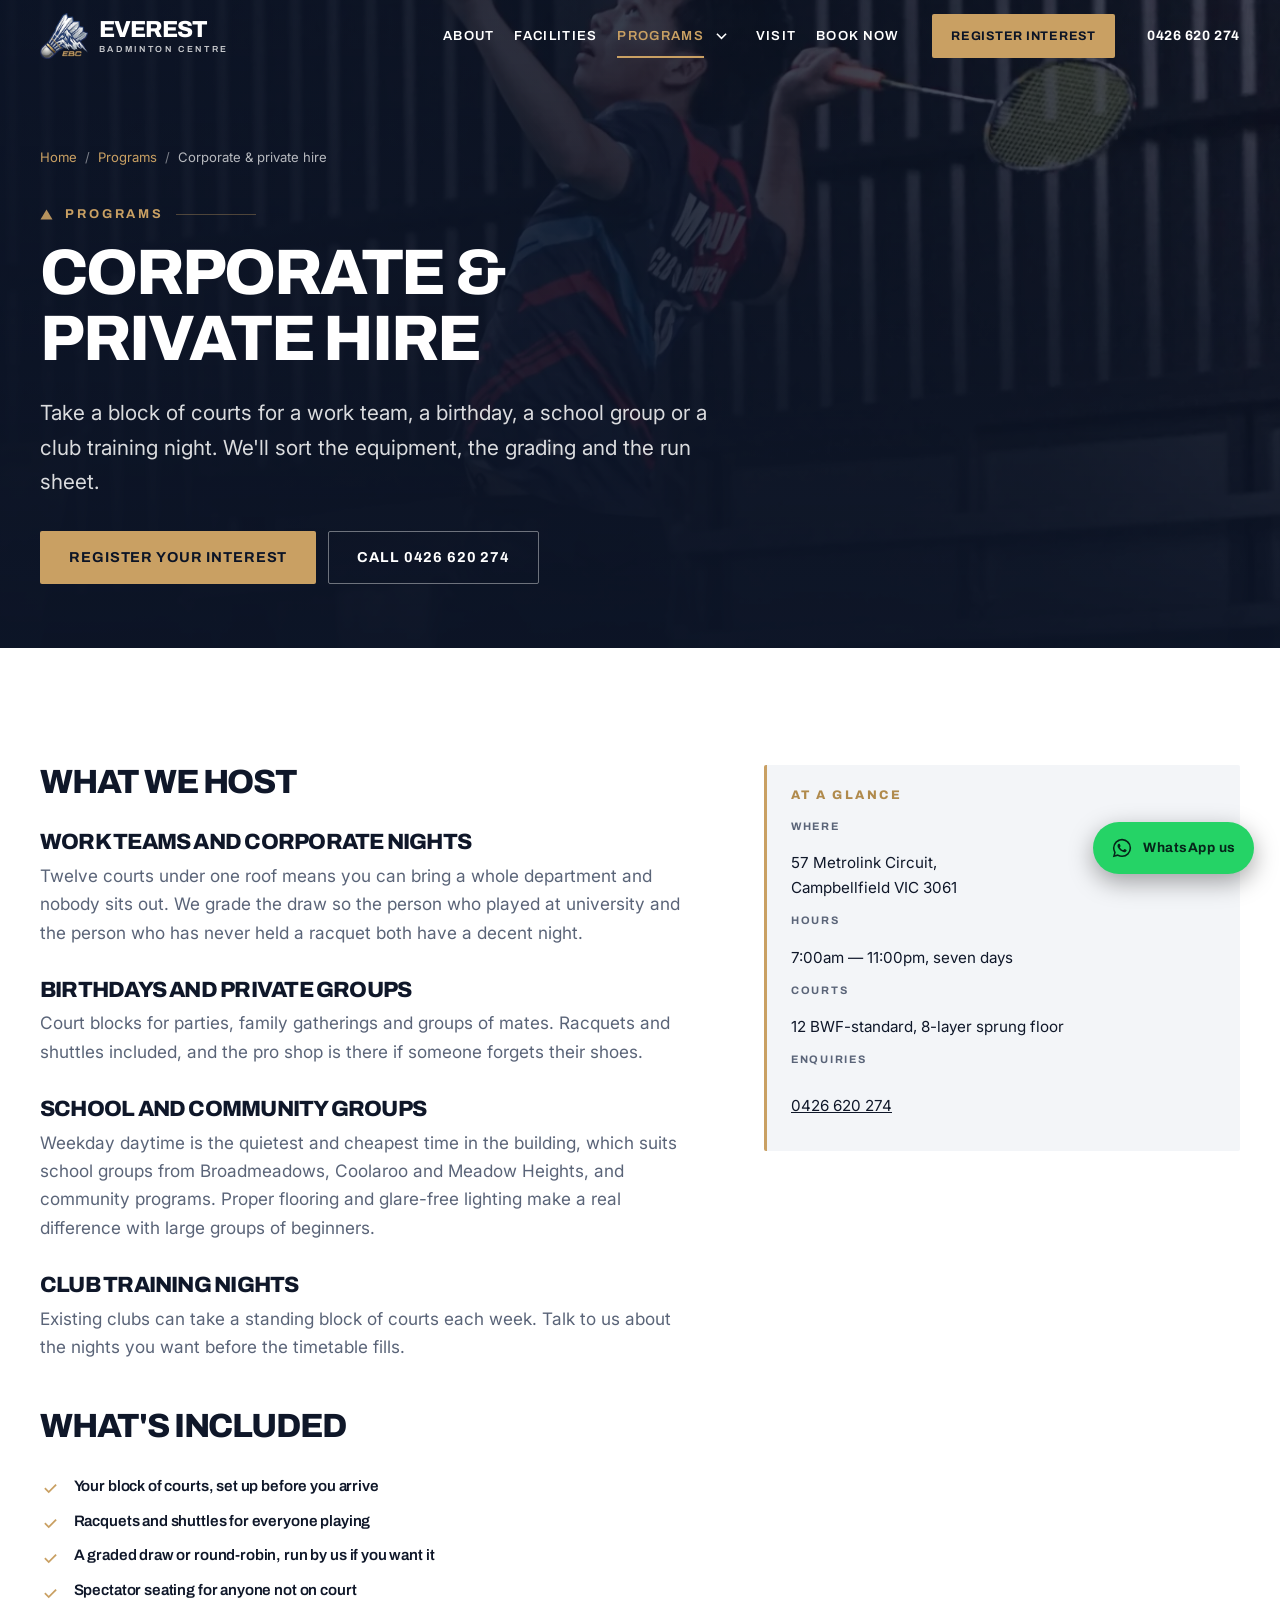
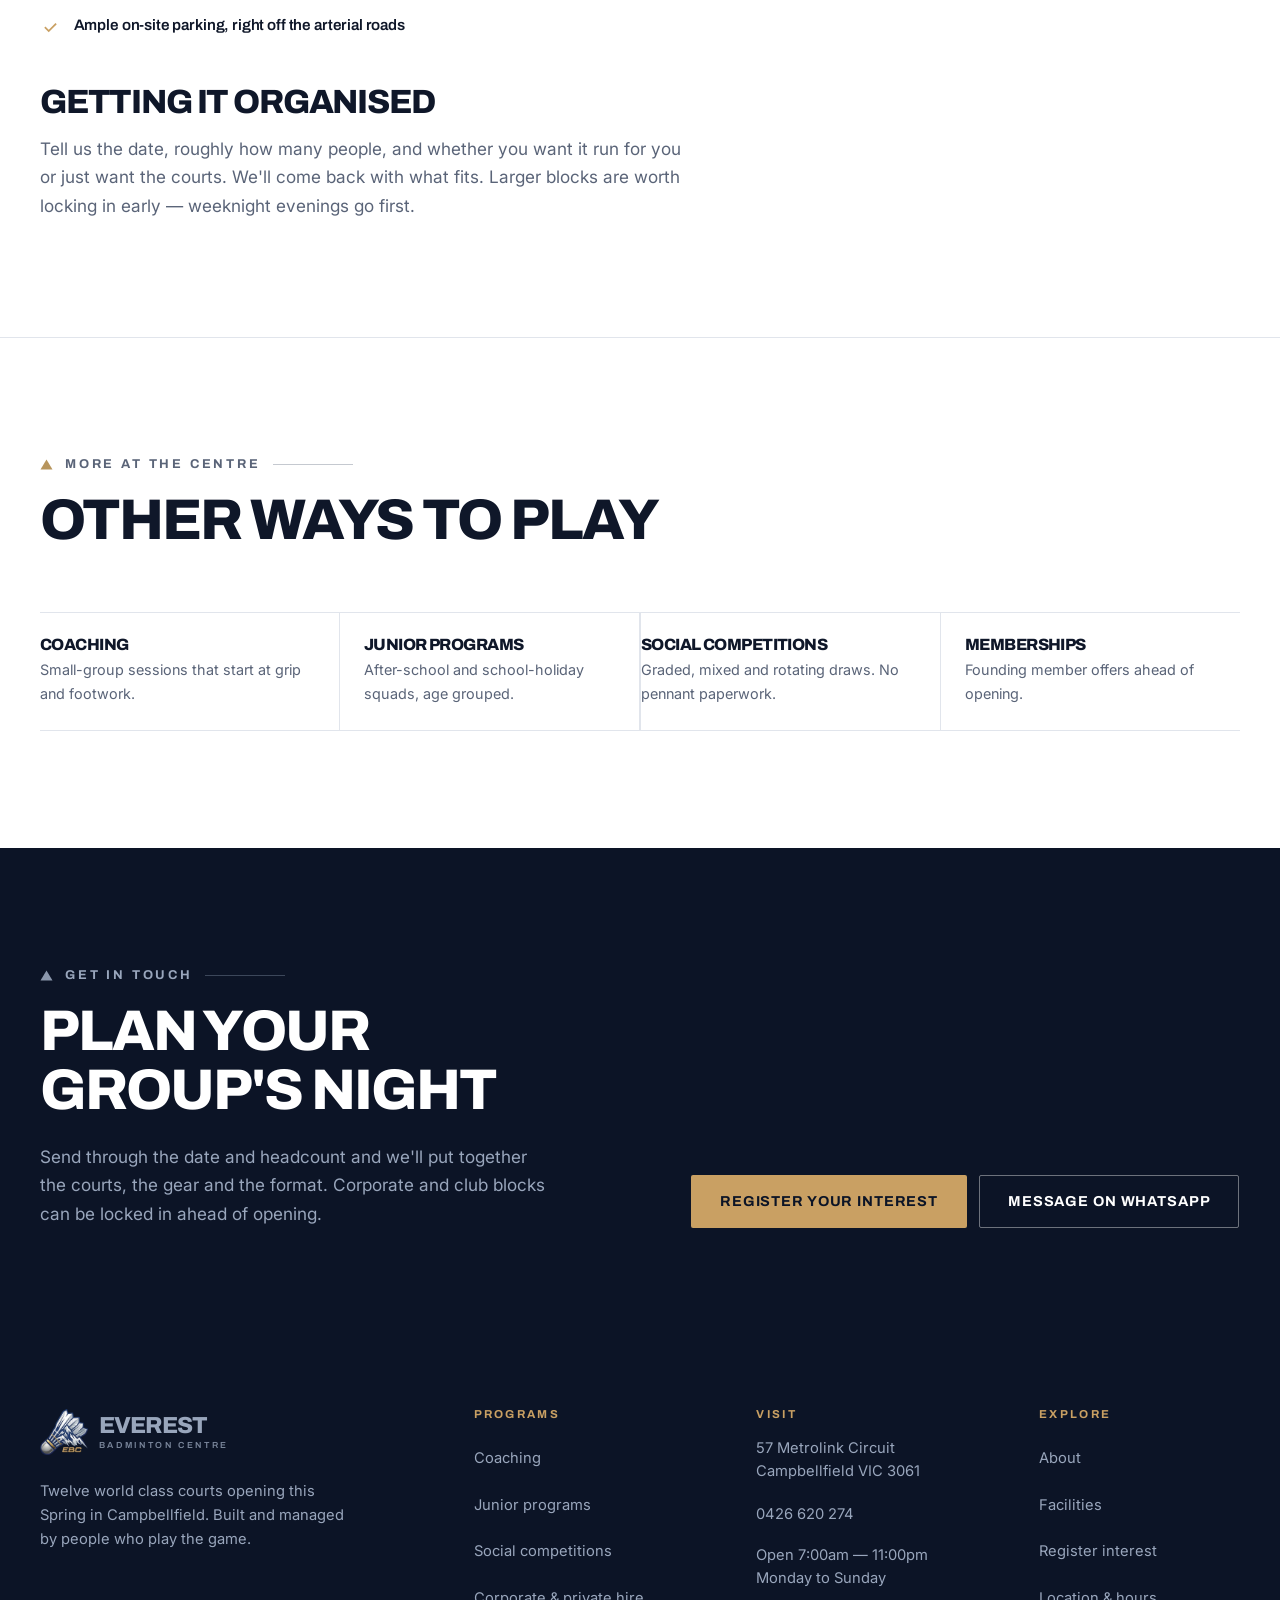
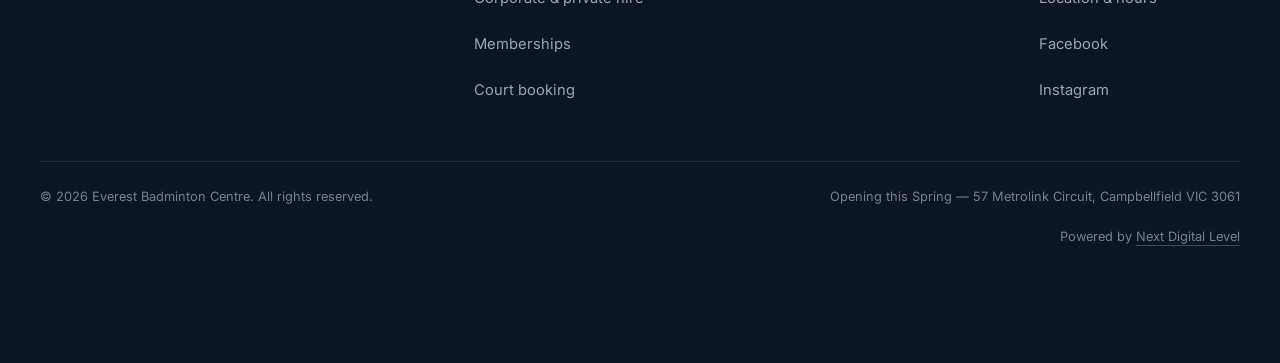
<file: corporate.html>
<!DOCTYPE html>
<html lang="en-AU">
<head>
<meta charset="utf-8">
<meta name="viewport" content="width=device-width, initial-scale=1">

<title>Corporate Badminton Hire Melbourne | Everest Badminton Centre</title>
<meta name="description" content="Book a block of badminton courts in Campbellfield for a work team, birthday or school group. Equipment, grading and run sheet sorted in Melbourne's north.">
<link rel="canonical" href="https://everestbadmintoncentre.com.au/corporate.html">

<!-- Open Graph / social -->
<meta property="og:type" content="website">
<meta property="og:site_name" content="Everest Badminton Centre">
<meta property="og:title" content="Corporate Badminton Hire Melbourne | Everest Badminton Centre">
<meta property="og:description" content="Book a block of badminton courts in Campbellfield for a work team, birthday or school group. Equipment, grading and run sheet sorted in Melbourne's north.">
<meta property="og:image" content="https://everestbadmintoncentre.com.au/assets/img/og-corporate.jpg">
<meta property="og:image:width" content="1200">
<meta property="og:image:height" content="630">
<meta property="og:image:alt" content="Everest Badminton Centre, Campbellfield">
<meta property="og:url" content="https://everestbadmintoncentre.com.au/corporate.html">
<meta property="og:locale" content="en_AU">
<meta name="twitter:card" content="summary_large_image">
<meta name="twitter:title" content="Corporate Badminton Hire Melbourne | Everest Badminton Centre">
<meta name="twitter:description" content="Book a block of badminton courts in Campbellfield for a work team, birthday or school group. Equipment, grading and run sheet sorted in Melbourne's north.">
<meta name="twitter:image" content="https://everestbadmintoncentre.com.au/assets/img/og-corporate.jpg">
<meta name="theme-color" content="#0C1426">

<link rel="icon" href="assets/img/favicon.svg" type="image/svg+xml">
<link rel="apple-touch-icon" href="assets/img/logo-mark.webp">

<link rel="preconnect" href="https://fonts.googleapis.com">
<link rel="preconnect" href="https://fonts.gstatic.com" crossorigin>
<link rel="preload" as="style" href="https://fonts.googleapis.com/css2?family=Archivo:wght@500;600;700;800&family=Inter:wght@400;500;600&display=swap" onload="this.onload=null;this.rel='stylesheet'">
<noscript><link rel="stylesheet" href="https://fonts.googleapis.com/css2?family=Archivo:wght@500;600;700;800&family=Inter:wght@400;500;600&display=swap"></noscript>

<link rel="stylesheet" href="assets/css/style.css">

<!-- If JS is unavailable, scroll-reveal elements must not stay hidden. -->
<noscript><style>.reveal{opacity:1 !important;transform:none !important}</style></noscript>
<script type="application/ld+json">
{
  "@context": "https://schema.org",
  "@type": "WebPage",
  "name": "Corporate and private hire at Everest Badminton Centre",
  "description": "Book a block of badminton courts in Campbellfield for a work team, birthday, school group or club training night. Equipment, grading and run sheet sorted.",
  "url": "https://everestbadmintoncentre.com.au/corporate.html",
  "isPartOf": { "@type": "WebSite", "name": "Everest Badminton Centre", "url": "https://everestbadmintoncentre.com.au/" },
  "about": {
    "@type": "SportsActivityLocation",
    "name": "Everest Badminton Centre",
    "address": {
      "@type": "PostalAddress",
      "streetAddress": "57 Metrolink Circuit",
      "addressLocality": "Campbellfield",
      "addressRegion": "VIC",
      "postalCode": "3061",
      "addressCountry": "AU"
    },
    "telephone": "+61426620274"
  }
}
</script>
<script type="application/ld+json">
{
  "@context": "https://schema.org",
  "@type": "BreadcrumbList",
  "itemListElement": [
    {
      "@type": "ListItem",
      "position": 1,
      "name": "Home",
      "item": "https://everestbadmintoncentre.com.au/"
    },
    {
      "@type": "ListItem",
      "position": 2,
      "name": "Programs",
      "item": "https://everestbadmintoncentre.com.au/#programs"
    },
    {
      "@type": "ListItem",
      "position": 3,
      "name": "Corporate & private hire",
      "item": "https://everestbadmintoncentre.com.au/corporate.html"
    }
  ]
}
</script>
<script type="application/ld+json">
{
  "@context": "https://schema.org",
  "@type": "Service",
  "name": "Corporate and private badminton court hire",
  "serviceType": "Corporate and private badminton court hire",
  "description": "Court blocks for corporate nights, birthdays, school groups and club training at Everest Badminton Centre, Campbellfield.",
  "url": "https://everestbadmintoncentre.com.au/corporate.html",
  "provider": {
    "@type": "SportsActivityLocation",
    "@id": "https://everestbadmintoncentre.com.au/#centre",
    "name": "Everest Badminton Centre",
    "telephone": "+61426620274",
    "address": {
      "@type": "PostalAddress",
      "streetAddress": "57 Metrolink Circuit",
      "addressLocality": "Campbellfield",
      "addressRegion": "VIC",
      "postalCode": "3061",
      "addressCountry": "AU"
    }
  },
  "areaServed": [
    {
      "@type": "City",
      "name": "Campbellfield"
    },
    {
      "@type": "City",
      "name": "Craigieburn"
    },
    {
      "@type": "City",
      "name": "Broadmeadows"
    },
    {
      "@type": "City",
      "name": "Roxburgh Park"
    },
    {
      "@type": "City",
      "name": "Coolaroo"
    },
    {
      "@type": "City",
      "name": "Meadow Heights"
    },
    {
      "@type": "City",
      "name": "Greenvale"
    }
  ],
  "availableChannel": {
    "@type": "ServiceChannel",
    "serviceUrl": "https://everestbadmintoncentre.com.au/corporate.html"
  }
}
</script>
</head>

<body>

<a class="skip-link" href="#main">Skip to content</a>

<!-- ============================================================
     STICKY HEADER
     ============================================================ -->
<header class="site-header" id="siteHeader">
  <div class="shell header__inner">

    <a class="logo" href="index.html" aria-label="Everest Badminton Centre — home">
      <img class="logo__mark" src="assets/img/logo-mark.webp" alt="" width="260" height="253" decoding="async">
      <span class="logo__type">
        <span class="logo__name">Everest</span>
        <span class="logo__sub">Badminton Centre</span>
      </span>
    </a>

    <nav class="nav" id="primaryNav" aria-label="Primary">
      <ul class="nav__list">
        <li><a href="index.html#about">About</a></li>
        <li><a href="index.html#facilities">Facilities</a></li>
        <li class="nav__item--sub is-current">
          <a class="nav__parent" href="index.html#programs">Programs</a>
          <button class="nav__toggle" type="button" aria-expanded="false" aria-controls="programsMenu">
            <span class="visually-hidden">Show programs menu</span>
            <svg class="nav__chev" viewBox="0 0 12 8" aria-hidden="true" focusable="false">
              <path d="M1 1.5 6 6.5l5-5" fill="none" stroke="currentColor" stroke-width="1.7"/>
            </svg>
          </button>
          <ul class="nav__sub" id="programsMenu">
            <li><a href="coaching.html">Coaching</a></li>
            <li><a href="juniors.html">Junior programs</a></li>
            <li><a href="social-competitions.html">Social competitions</a></li>
            <li><a href="corporate.html" aria-current="page">Corporate &amp; private hire</a></li>
            <li><a href="memberships.html">Memberships</a></li>
          </ul>
        </li>
        <li><a href="index.html#contact">Visit</a></li>
        <li><a href="booking.html">Book Now</a></li>
      </ul>
      <a class="btn btn--accent btn--sm nav__cta" href="index.html#book">Register interest</a>
      <a class="nav__phone" href="tel:+61426620274">0426 620 274</a>
    </nav>

    <button class="burger" id="burger" type="button" aria-expanded="false" aria-controls="primaryNav" aria-label="Open menu">
      <span class="burger__bar"></span>
      <span class="burger__bar"></span>
    </button>

  </div>
</header>

<main id="main">

<!-- PAGE HERO -->
<section class="page-hero">
  <div class="page-hero__media">
    <img src="assets/img/player-jump-smash.webp" alt="A player leaping into a jump smash during a rally" width="1200" height="1296" fetchpriority="high" decoding="async">
  </div>
  <div class="shell">
    <nav class="crumbs" aria-label="Breadcrumb">
      <ol>
        <li><a href="index.html">Home</a></li>
        <li><a href="index.html#programs">Programs</a></li>
        <li><span aria-current="page">Corporate & private hire</span></li>
      </ol>
    </nav>
    <p class="eyebrow eyebrow--light"><span class="eyebrow__peak" aria-hidden="true"></span>Programs</p>
    <h1 class="page-hero__title">Corporate &amp;<br>private hire</h1>
    <p class="page-hero__lede">Take a block of courts for a work team, a birthday, a school group or a club training night. We'll sort the equipment, the grading and the run sheet.</p>
    <div class="page-hero__actions">
      <a class="btn btn--accent" href="index.html#book">Register your interest</a>
      <a class="btn btn--ghost" href="tel:+61426620274">Call 0426 620 274</a>
    </div>
  </div>
</section>

<section class="section section--light">
  <div class="shell page-grid">
    <div class="prose reveal">
      <h2>What we host</h2>
      <h3>Work teams and corporate nights</h3>
      <p>Twelve courts under one roof means you can bring a whole department and nobody sits out. We grade the
        draw so the person who played at university and the person who has never held a racquet both have a
        decent night.</p>
      <h3>Birthdays and private groups</h3>
      <p>Court blocks for parties, family gatherings and groups of mates. Racquets and shuttles included, and
        the pro shop is there if someone forgets their shoes.</p>
      <h3>School and community groups</h3>
      <p>Weekday daytime is the quietest and cheapest time in the building, which suits school groups from
        Broadmeadows, Coolaroo and Meadow Heights, and community programs. Proper flooring and glare-free lighting make a real difference with large groups
        of beginners.</p>
      <h3>Club training nights</h3>
      <p>Existing clubs can take a standing block of courts each week. Talk to us about the nights you want
        before the timetable fills.</p>

      <h2>What's included</h2>
      <ul class="ticks">
        <li>Your block of courts, set up before you arrive</li>
        <li>Racquets and shuttles for everyone playing</li>
        <li>A graded draw or round-robin, run by us if you want it</li>
        <li>Spectator seating for anyone not on court</li>
        <li>Ample on-site parking, right off the arterial roads</li>
      </ul>

      <h2>Getting it organised</h2>
      <p>Tell us the date, roughly how many people, and whether you want it run for you or just want the
        courts. We'll come back with what fits. Larger blocks are worth locking in early — weeknight evenings
        go first.</p>
    </div>
    <aside class="page-grid__aside reveal">
      <div class="factcard">
        <h2>At a glance</h2>
        <dl>
          <dt>Where</dt>
          <dd>57 Metrolink Circuit,<br>Campbellfield VIC 3061</dd>
          <dt>Hours</dt>
          <dd>7:00am — 11:00pm, seven days</dd>
          <dt>Courts</dt>
          <dd>12 BWF-standard, 8-layer sprung floor</dd>
          <dt>Enquiries</dt>
          <dd><a href="tel:+61426620274">0426 620 274</a></dd>
        </dl>
      </div>
    </aside>
  </div>
</section>

<!-- CROSS LINKS -->
<section class="section section--light">
  <div class="shell">
    <div class="section__head reveal">
      <p class="eyebrow"><span class="eyebrow__peak" aria-hidden="true"></span>More at the centre</p>
      <h2 class="h2">Other ways to play</h2>
    </div>
    <div class="crosslinks">
      <a class="crosslink reveal" href="coaching.html">
        <h3>Coaching</h3>
        <p>Small-group sessions that start at grip and footwork.</p>
      </a>
      <a class="crosslink reveal" href="juniors.html">
        <h3>Junior programs</h3>
        <p>After-school and school-holiday squads, age grouped.</p>
      </a>
      <a class="crosslink reveal" href="social-competitions.html">
        <h3>Social competitions</h3>
        <p>Graded, mixed and rotating draws. No pennant paperwork.</p>
      </a>
      <a class="crosslink reveal" href="memberships.html">
        <h3>Memberships</h3>
        <p>Founding member offers ahead of opening.</p>
      </a>
    </div>
  </div>
</section>

<!-- CLOSING CTA -->
<section class="cta-band">
  <div class="shell cta-band__inner">
    <div class="reveal">
      <p class="eyebrow eyebrow--light"><span class="eyebrow__peak" aria-hidden="true"></span>Get in touch</p>
      <h2 class="h2 h2--light">Plan your group's night</h2>
      <p>Send through the date and headcount and we'll put together the courts, the gear and the format. Corporate and club blocks can be locked in ahead of opening.</p>
    </div>
    <div class="cta-band__actions reveal">
      <a class="btn btn--accent" href="index.html#book">Register your interest</a>
      <a class="btn btn--ghost" href="https://wa.me/61421609179?text=Hi%20Everest%20Badminton%20Centre%2C%20I%27d%20like%20to%20ask%20about%20" target="_blank" rel="noopener">Message on WhatsApp</a>
    </div>
  </div>
</section>
</main>

<!-- ============================================================
     FOOTER
     ============================================================ -->
<footer class="site-footer">
  <div class="shell">

    <div class="footer__top">

      <div class="footer__brand">
        <a class="logo logo--footer" href="index.html" aria-label="Everest Badminton Centre — home">
          <img class="logo__mark" src="assets/img/logo-mark.webp" alt="" width="260" height="253" loading="lazy" decoding="async">
          <span class="logo__type">
            <span class="logo__name">Everest</span>
            <span class="logo__sub">Badminton Centre</span>
          </span>
        </a>
        <p class="footer__blurb">Twelve world class courts opening this Spring in Campbellfield. Built and
          managed by people who play the game.</p>
      </div>

      <nav class="footer__nav" aria-label="Programs">
        <h2 class="footer__h">Programs</h2>
        <ul>
          <li><a href="coaching.html">Coaching</a></li>
          <li><a href="juniors.html">Junior programs</a></li>
          <li><a href="social-competitions.html">Social competitions</a></li>
          <li><a href="corporate.html">Corporate &amp; private hire</a></li>
          <li><a href="memberships.html">Memberships</a></li>
          <li><a href="booking.html">Court booking</a></li>
        </ul>
      </nav>

      <div class="footer__col">
        <h2 class="footer__h">Visit</h2>
        <address>
          57 Metrolink Circuit<br>
          Campbellfield VIC 3061
        </address>
        <p><a href="tel:+61426620274">0426 620 274</a></p>
        <p class="footer__hours">Open 7:00am — 11:00pm<br>Monday to Sunday</p>
      </div>

      <div class="footer__col">
        <h2 class="footer__h">Explore</h2>
        <ul>
          <li><a href="index.html#about">About</a></li>
          <li><a href="index.html#facilities">Facilities</a></li>
          <li><a href="index.html#book">Register interest</a></li>
          <li><a href="index.html#contact">Location &amp; hours</a></li>
          <li><a href="https://www.facebook.com/profile.php?id=61590398226767" target="_blank" rel="noopener noreferrer">Facebook</a></li>
          <li><a href="https://www.instagram.com/ebc.everestbadminton/" target="_blank" rel="noopener noreferrer">Instagram</a></li>
        </ul>
      </div>

    </div>

    <div class="footer__base">
      <p>&copy; <span id="year">2026</span> Everest Badminton Centre. All rights reserved.</p>
      <p class="footer__abn">Opening this Spring — 57 Metrolink Circuit, Campbellfield VIC 3061</p>
      <p class="footer__credit">
        Powered by
        <a href="https://nextdigitalevel.com/" target="_blank" rel="noopener">Next Digital Level</a>
      </p>
    </div>

  </div>
</footer>

<!-- Mobile overlay menu -->
<div class="overlay" id="overlay" hidden>
  <nav class="overlay__nav" aria-label="Mobile">
        <ul>
      <li><a href="index.html#about">About</a></li>
      <li><a href="index.html#facilities">Facilities</a></li>
      <li>
        <a href="index.html#programs">Programs</a>
        <ul class="overlay__sub">
          <li><a href="coaching.html">Coaching</a></li>
          <li><a href="juniors.html">Junior programs</a></li>
          <li><a href="social-competitions.html">Social competitions</a></li>
          <li><a href="corporate.html" aria-current="page">Corporate &amp; private hire</a></li>
          <li><a href="memberships.html">Memberships</a></li>
        </ul>
      </li>
      <li><a href="index.html#contact">Visit</a></li>
      <li><a href="booking.html">Book Now</a></li>
    </ul>
    <a class="btn btn--accent" href="index.html#book">Register your interest</a>
    <a class="overlay__phone" href="tel:+61426620274">0426 620 274</a>
  </nav>
</div>

<!-- Sticky announcement bar, mobile only -->
<div class="sticky-bar" aria-label="Opening announcement">
  <p><strong>Opening this Spring</strong> — 57 Metrolink Circuit, Campbellfield VIC 3061</p>
  <a class="sticky-bar__cta" href="index.html#book">Register</a>
</div>

<!-- WhatsApp enquiry button -->
<a class="wa-float" id="waFloat"
   href="https://wa.me/61421609179?text=Hi%20Everest%20Badminton%20Centre%2C%20I%27d%20like%20to%20ask%20about%20"
   target="_blank" rel="noopener" aria-label="Message us on WhatsApp">
  <svg viewBox="0 0 24 24" aria-hidden="true" focusable="false">
    <path d="M12.04 2A9.9 9.9 0 0 0 2.1 11.9a9.8 9.8 0 0 0 1.36 4.98L2 22l5.25-1.37a9.9 9.9 0 0 0 4.79 1.22h.01a9.9 9.9 0 0 0 9.93-9.9A9.9 9.9 0 0 0 12.04 2Zm0 18.13h-.01a8.2 8.2 0 0 1-4.19-1.15l-.3-.18-3.12.82.83-3.04-.2-.31a8.2 8.2 0 1 1 15.2-4.37 8.22 8.22 0 0 1-8.21 8.23Zm4.51-6.16c-.25-.12-1.46-.72-1.69-.8-.22-.09-.39-.13-.55.12s-.63.8-.77.96-.28.19-.53.06a6.74 6.74 0 0 1-1.98-1.22 7.44 7.44 0 0 1-1.37-1.71c-.14-.25-.01-.38.11-.5s.25-.28.37-.43a1.7 1.7 0 0 0 .25-.41.46.46 0 0 0-.02-.44c-.06-.12-.55-1.34-.76-1.83s-.4-.42-.55-.43h-.47a.9.9 0 0 0-.65.3 2.75 2.75 0 0 0-.86 2.05 4.78 4.78 0 0 0 1 2.53 10.94 10.94 0 0 0 4.19 3.7c.58.26 1.04.41 1.4.52a3.36 3.36 0 0 0 1.54.1 2.53 2.53 0 0 0 1.65-1.17 2.05 2.05 0 0 0 .14-1.16c-.06-.11-.22-.17-.47-.29Z"/>
  </svg>
  <span class="wa-float__label">WhatsApp us</span>
</a>

<script src="assets/js/main.js" defer></script>
</body>
</html>
</file>
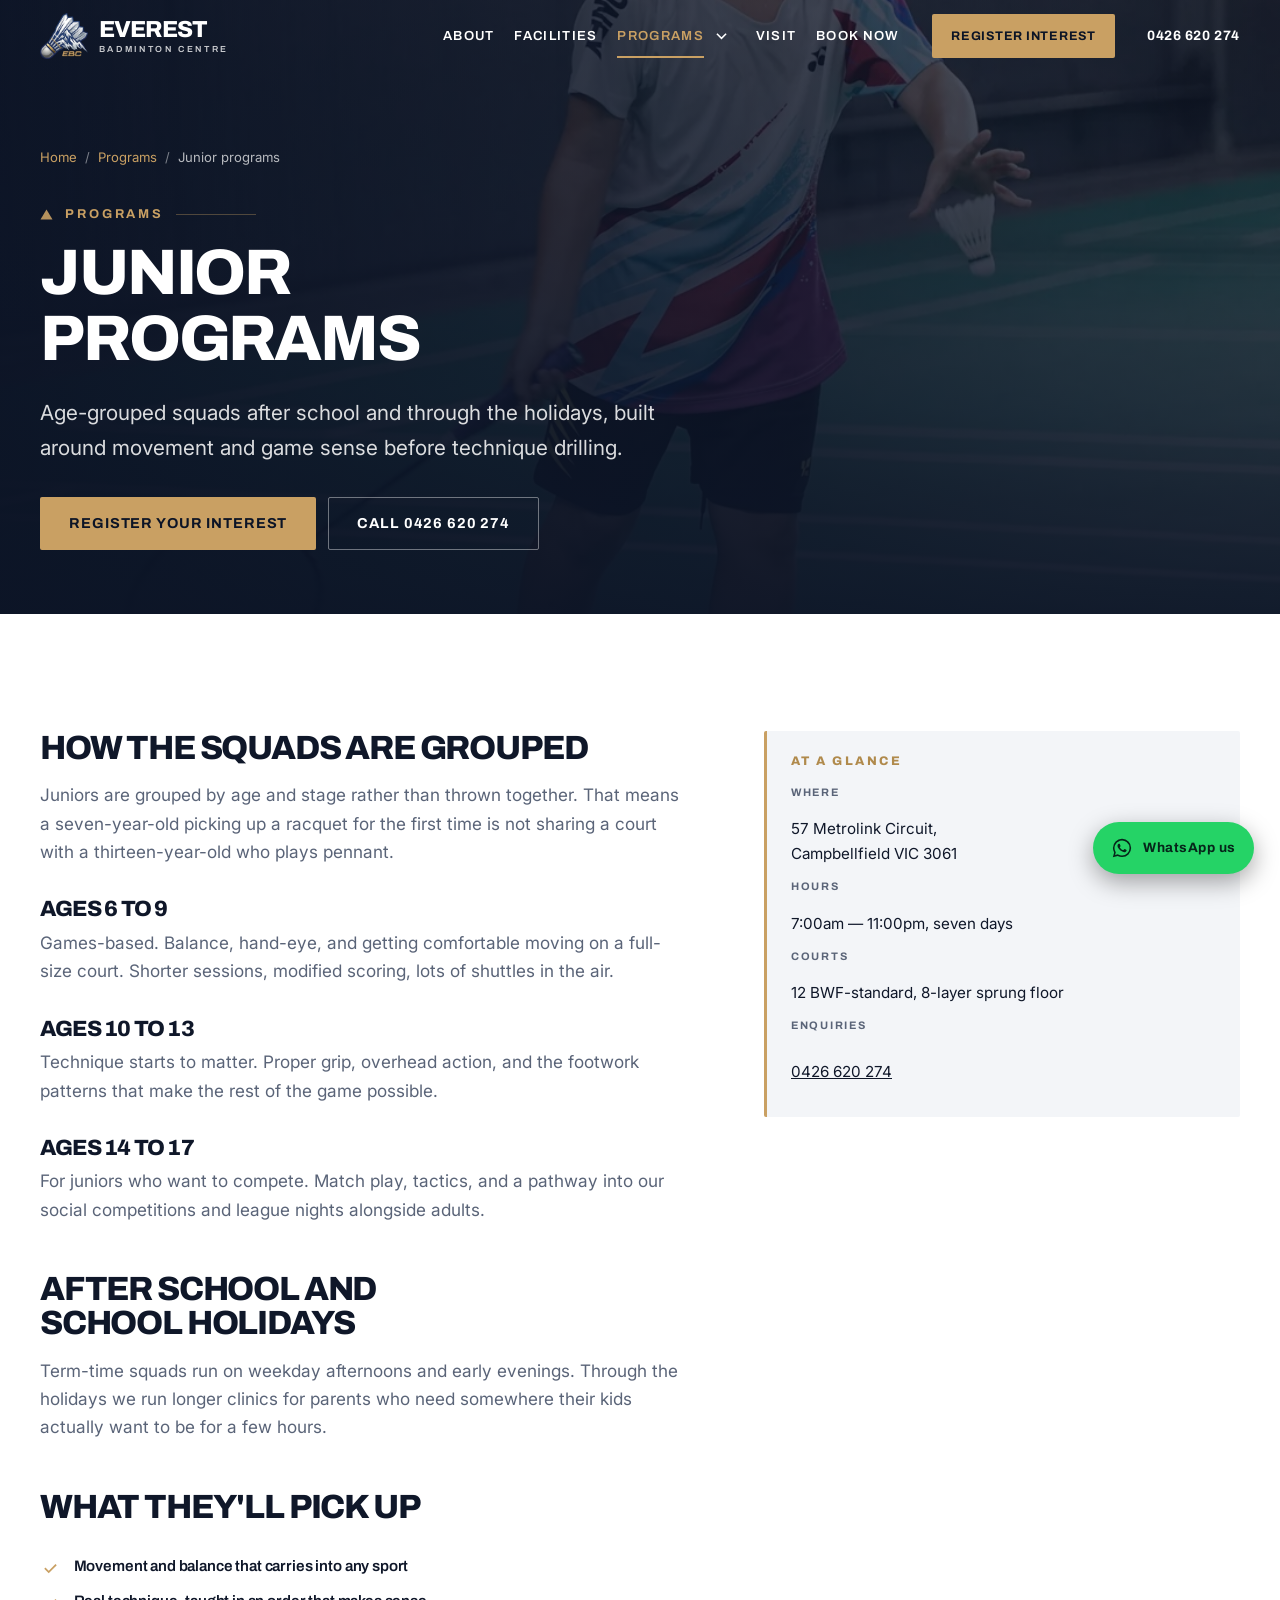
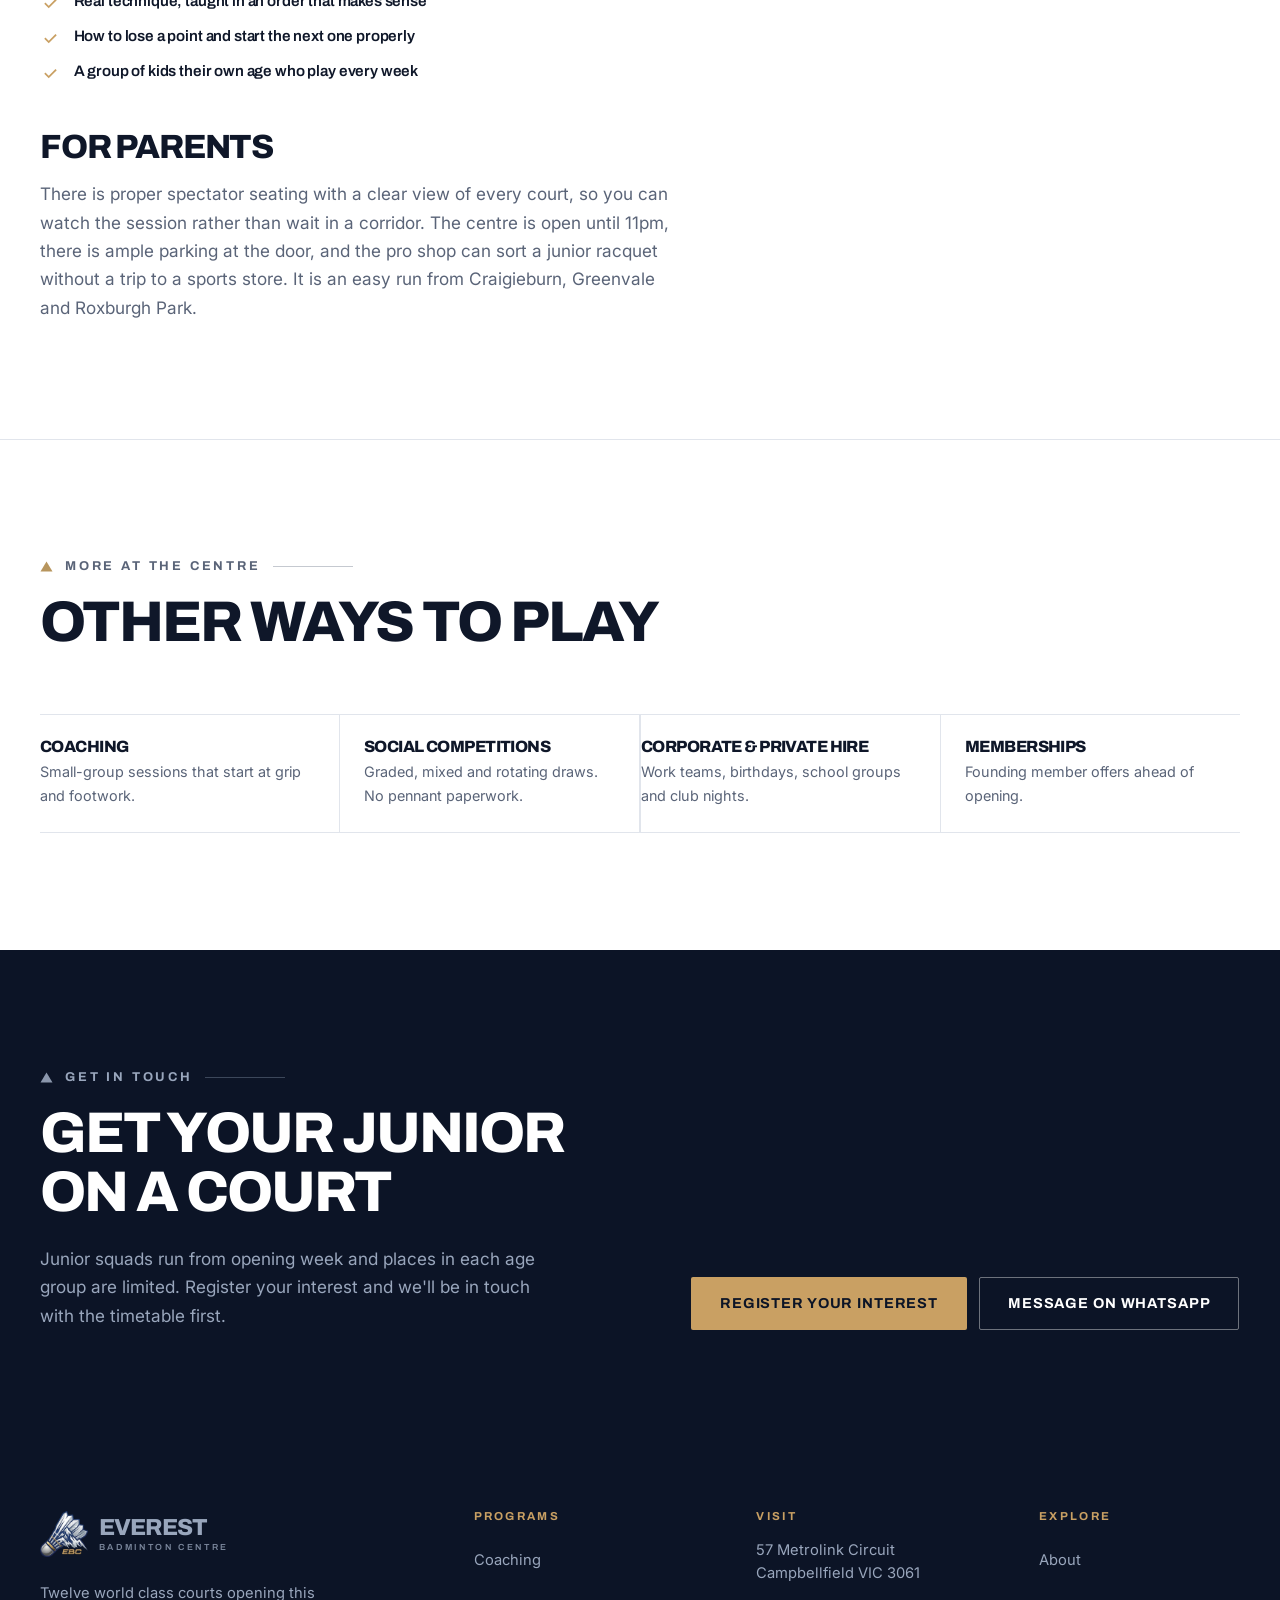
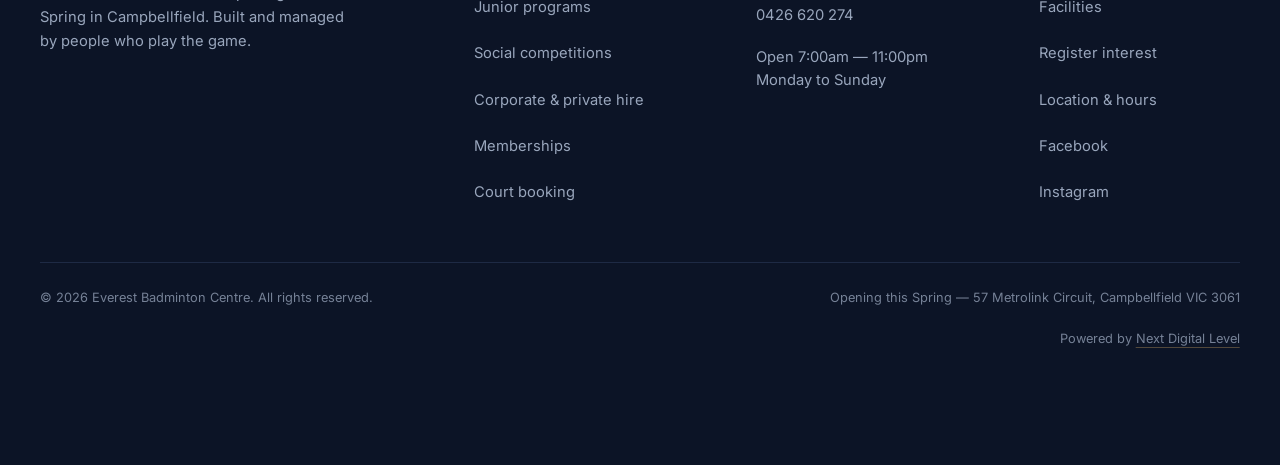
<file: juniors.html>
<!DOCTYPE html>
<html lang="en-AU">
<head>
<meta charset="utf-8">
<meta name="viewport" content="width=device-width, initial-scale=1">

<title>Junior Badminton Melbourne North | Everest Badminton Centre</title>
<meta name="description" content="After-school and school-holiday badminton for juniors in Campbellfield. Age-grouped squads, real coaching and seating for parents in Melbourne's north.">
<link rel="canonical" href="https://everestbadmintoncentre.com.au/juniors.html">

<!-- Open Graph / social -->
<meta property="og:type" content="website">
<meta property="og:site_name" content="Everest Badminton Centre">
<meta property="og:title" content="Junior Badminton Melbourne North | Everest Badminton Centre">
<meta property="og:description" content="After-school and school-holiday badminton for juniors in Campbellfield. Age-grouped squads, real coaching and seating for parents in Melbourne's north.">
<meta property="og:image" content="https://everestbadmintoncentre.com.au/assets/img/og-juniors.jpg">
<meta property="og:image:width" content="1200">
<meta property="og:image:height" content="630">
<meta property="og:image:alt" content="Everest Badminton Centre, Campbellfield">
<meta property="og:url" content="https://everestbadmintoncentre.com.au/juniors.html">
<meta property="og:locale" content="en_AU">
<meta name="twitter:card" content="summary_large_image">
<meta name="twitter:title" content="Junior Badminton Melbourne North | Everest Badminton Centre">
<meta name="twitter:description" content="After-school and school-holiday badminton for juniors in Campbellfield. Age-grouped squads, real coaching and seating for parents in Melbourne's north.">
<meta name="twitter:image" content="https://everestbadmintoncentre.com.au/assets/img/og-juniors.jpg">
<meta name="theme-color" content="#0C1426">

<link rel="icon" href="assets/img/favicon.svg" type="image/svg+xml">
<link rel="apple-touch-icon" href="assets/img/logo-mark.webp">

<link rel="preconnect" href="https://fonts.googleapis.com">
<link rel="preconnect" href="https://fonts.gstatic.com" crossorigin>
<link rel="preload" as="style" href="https://fonts.googleapis.com/css2?family=Archivo:wght@500;600;700;800&family=Inter:wght@400;500;600&display=swap" onload="this.onload=null;this.rel='stylesheet'">
<noscript><link rel="stylesheet" href="https://fonts.googleapis.com/css2?family=Archivo:wght@500;600;700;800&family=Inter:wght@400;500;600&display=swap"></noscript>

<link rel="stylesheet" href="assets/css/style.css">

<!-- If JS is unavailable, scroll-reveal elements must not stay hidden. -->
<noscript><style>.reveal{opacity:1 !important;transform:none !important}</style></noscript>
<script type="application/ld+json">
{
  "@context": "https://schema.org",
  "@type": "WebPage",
  "name": "Junior programs at Everest Badminton Centre",
  "description": "After-school and school-holiday badminton for juniors in Campbellfield. Age-grouped squads built around movement and game sense. Parents watch from proper seating.",
  "url": "https://everestbadmintoncentre.com.au/juniors.html",
  "isPartOf": { "@type": "WebSite", "name": "Everest Badminton Centre", "url": "https://everestbadmintoncentre.com.au/" },
  "about": {
    "@type": "SportsActivityLocation",
    "name": "Everest Badminton Centre",
    "address": {
      "@type": "PostalAddress",
      "streetAddress": "57 Metrolink Circuit",
      "addressLocality": "Campbellfield",
      "addressRegion": "VIC",
      "postalCode": "3061",
      "addressCountry": "AU"
    },
    "telephone": "+61426620274"
  }
}
</script>
<script type="application/ld+json">
{
  "@context": "https://schema.org",
  "@type": "BreadcrumbList",
  "itemListElement": [
    {
      "@type": "ListItem",
      "position": 1,
      "name": "Home",
      "item": "https://everestbadmintoncentre.com.au/"
    },
    {
      "@type": "ListItem",
      "position": 2,
      "name": "Programs",
      "item": "https://everestbadmintoncentre.com.au/#programs"
    },
    {
      "@type": "ListItem",
      "position": 3,
      "name": "Junior programs",
      "item": "https://everestbadmintoncentre.com.au/juniors.html"
    }
  ]
}
</script>
<script type="application/ld+json">
{
  "@context": "https://schema.org",
  "@type": "Service",
  "name": "Junior badminton programs",
  "serviceType": "Junior badminton programs",
  "description": "Age-grouped after-school and school-holiday badminton squads for juniors at Everest Badminton Centre, Campbellfield.",
  "url": "https://everestbadmintoncentre.com.au/juniors.html",
  "provider": {
    "@type": "SportsActivityLocation",
    "@id": "https://everestbadmintoncentre.com.au/#centre",
    "name": "Everest Badminton Centre",
    "telephone": "+61426620274",
    "address": {
      "@type": "PostalAddress",
      "streetAddress": "57 Metrolink Circuit",
      "addressLocality": "Campbellfield",
      "addressRegion": "VIC",
      "postalCode": "3061",
      "addressCountry": "AU"
    }
  },
  "areaServed": [
    {
      "@type": "City",
      "name": "Campbellfield"
    },
    {
      "@type": "City",
      "name": "Craigieburn"
    },
    {
      "@type": "City",
      "name": "Broadmeadows"
    },
    {
      "@type": "City",
      "name": "Roxburgh Park"
    },
    {
      "@type": "City",
      "name": "Coolaroo"
    },
    {
      "@type": "City",
      "name": "Meadow Heights"
    },
    {
      "@type": "City",
      "name": "Greenvale"
    }
  ],
  "availableChannel": {
    "@type": "ServiceChannel",
    "serviceUrl": "https://everestbadmintoncentre.com.au/juniors.html"
  }
}
</script>
</head>

<body>

<a class="skip-link" href="#main">Skip to content</a>

<!-- ============================================================
     STICKY HEADER
     ============================================================ -->
<header class="site-header" id="siteHeader">
  <div class="shell header__inner">

    <a class="logo" href="index.html" aria-label="Everest Badminton Centre — home">
      <img class="logo__mark" src="assets/img/logo-mark.webp" alt="" width="260" height="253" decoding="async">
      <span class="logo__type">
        <span class="logo__name">Everest</span>
        <span class="logo__sub">Badminton Centre</span>
      </span>
    </a>

    <nav class="nav" id="primaryNav" aria-label="Primary">
      <ul class="nav__list">
        <li><a href="index.html#about">About</a></li>
        <li><a href="index.html#facilities">Facilities</a></li>
        <li class="nav__item--sub is-current">
          <a class="nav__parent" href="index.html#programs">Programs</a>
          <button class="nav__toggle" type="button" aria-expanded="false" aria-controls="programsMenu">
            <span class="visually-hidden">Show programs menu</span>
            <svg class="nav__chev" viewBox="0 0 12 8" aria-hidden="true" focusable="false">
              <path d="M1 1.5 6 6.5l5-5" fill="none" stroke="currentColor" stroke-width="1.7"/>
            </svg>
          </button>
          <ul class="nav__sub" id="programsMenu">
            <li><a href="coaching.html">Coaching</a></li>
            <li><a href="juniors.html" aria-current="page">Junior programs</a></li>
            <li><a href="social-competitions.html">Social competitions</a></li>
            <li><a href="corporate.html">Corporate &amp; private hire</a></li>
            <li><a href="memberships.html">Memberships</a></li>
          </ul>
        </li>
        <li><a href="index.html#contact">Visit</a></li>
        <li><a href="booking.html">Book Now</a></li>
      </ul>
      <a class="btn btn--accent btn--sm nav__cta" href="index.html#book">Register interest</a>
      <a class="nav__phone" href="tel:+61426620274">0426 620 274</a>
    </nav>

    <button class="burger" id="burger" type="button" aria-expanded="false" aria-controls="primaryNav" aria-label="Open menu">
      <span class="burger__bar"></span>
      <span class="burger__bar"></span>
    </button>

  </div>
</header>

<main id="main">

<!-- PAGE HERO -->
<section class="page-hero">
  <div class="page-hero__media">
    <img src="assets/img/junior-player-shuttle.webp" alt="A junior player preparing to serve, shuttlecock in hand, on a quiet indoor court" width="1100" height="1650" fetchpriority="high" decoding="async">
  </div>
  <div class="shell">
    <nav class="crumbs" aria-label="Breadcrumb">
      <ol>
        <li><a href="index.html">Home</a></li>
        <li><a href="index.html#programs">Programs</a></li>
        <li><span aria-current="page">Junior programs</span></li>
      </ol>
    </nav>
    <p class="eyebrow eyebrow--light"><span class="eyebrow__peak" aria-hidden="true"></span>Programs</p>
    <h1 class="page-hero__title">Junior<br>programs</h1>
    <p class="page-hero__lede">Age-grouped squads after school and through the holidays, built around movement and game sense before technique drilling.</p>
    <div class="page-hero__actions">
      <a class="btn btn--accent" href="index.html#book">Register your interest</a>
      <a class="btn btn--ghost" href="tel:+61426620274">Call 0426 620 274</a>
    </div>
  </div>
</section>

<section class="section section--light">
  <div class="shell page-grid">
    <div class="prose reveal">
      <h2>How the squads are grouped</h2>
      <p>Juniors are grouped by age and stage rather than thrown together. That means a seven-year-old picking
        up a racquet for the first time is not sharing a court with a thirteen-year-old who plays pennant.</p>
      <h3>Ages 6 to 9</h3>
      <p>Games-based. Balance, hand-eye, and getting comfortable moving on a full-size court. Shorter sessions,
        modified scoring, lots of shuttles in the air.</p>
      <h3>Ages 10 to 13</h3>
      <p>Technique starts to matter. Proper grip, overhead action, and the footwork patterns that make the rest
        of the game possible.</p>
      <h3>Ages 14 to 17</h3>
      <p>For juniors who want to compete. Match play, tactics, and a pathway into our social competitions and
        league nights alongside adults.</p>

      <h2>After school and school holidays</h2>
      <p>Term-time squads run on weekday afternoons and early evenings. Through the holidays we run longer
        clinics for parents who need somewhere their kids actually want to be for a few hours.</p>

      <h2>What they'll pick up</h2>
      <ul class="ticks">
        <li>Movement and balance that carries into any sport</li>
        <li>Real technique, taught in an order that makes sense</li>
        <li>How to lose a point and start the next one properly</li>
        <li>A group of kids their own age who play every week</li>
      </ul>

      <h2>For parents</h2>
      <p>There is proper spectator seating with a clear view of every court, so you can watch the session
        rather than wait in a corridor. The centre is open until 11pm, there is ample parking at the door, and
        the pro shop can sort a junior racquet without a trip to a sports store. It is an easy run from
        Craigieburn, Greenvale and Roxburgh Park.</p>
    </div>
    <aside class="page-grid__aside reveal">
      <div class="factcard">
        <h2>At a glance</h2>
        <dl>
          <dt>Where</dt>
          <dd>57 Metrolink Circuit,<br>Campbellfield VIC 3061</dd>
          <dt>Hours</dt>
          <dd>7:00am — 11:00pm, seven days</dd>
          <dt>Courts</dt>
          <dd>12 BWF-standard, 8-layer sprung floor</dd>
          <dt>Enquiries</dt>
          <dd><a href="tel:+61426620274">0426 620 274</a></dd>
        </dl>
      </div>
    </aside>
  </div>
</section>

<!-- CROSS LINKS -->
<section class="section section--light">
  <div class="shell">
    <div class="section__head reveal">
      <p class="eyebrow"><span class="eyebrow__peak" aria-hidden="true"></span>More at the centre</p>
      <h2 class="h2">Other ways to play</h2>
    </div>
    <div class="crosslinks">
      <a class="crosslink reveal" href="coaching.html">
        <h3>Coaching</h3>
        <p>Small-group sessions that start at grip and footwork.</p>
      </a>
      <a class="crosslink reveal" href="social-competitions.html">
        <h3>Social competitions</h3>
        <p>Graded, mixed and rotating draws. No pennant paperwork.</p>
      </a>
      <a class="crosslink reveal" href="corporate.html">
        <h3>Corporate &amp; private hire</h3>
        <p>Work teams, birthdays, school groups and club nights.</p>
      </a>
      <a class="crosslink reveal" href="memberships.html">
        <h3>Memberships</h3>
        <p>Founding member offers ahead of opening.</p>
      </a>
    </div>
  </div>
</section>

<!-- CLOSING CTA -->
<section class="cta-band">
  <div class="shell cta-band__inner">
    <div class="reveal">
      <p class="eyebrow eyebrow--light"><span class="eyebrow__peak" aria-hidden="true"></span>Get in touch</p>
      <h2 class="h2 h2--light">Get your junior on a court</h2>
      <p>Junior squads run from opening week and places in each age group are limited. Register your interest and we'll be in touch with the timetable first.</p>
    </div>
    <div class="cta-band__actions reveal">
      <a class="btn btn--accent" href="index.html#book">Register your interest</a>
      <a class="btn btn--ghost" href="https://wa.me/61421609179?text=Hi%20Everest%20Badminton%20Centre%2C%20I%27d%20like%20to%20ask%20about%20" target="_blank" rel="noopener">Message on WhatsApp</a>
    </div>
  </div>
</section>
</main>

<!-- ============================================================
     FOOTER
     ============================================================ -->
<footer class="site-footer">
  <div class="shell">

    <div class="footer__top">

      <div class="footer__brand">
        <a class="logo logo--footer" href="index.html" aria-label="Everest Badminton Centre — home">
          <img class="logo__mark" src="assets/img/logo-mark.webp" alt="" width="260" height="253" loading="lazy" decoding="async">
          <span class="logo__type">
            <span class="logo__name">Everest</span>
            <span class="logo__sub">Badminton Centre</span>
          </span>
        </a>
        <p class="footer__blurb">Twelve world class courts opening this Spring in Campbellfield. Built and
          managed by people who play the game.</p>
      </div>

      <nav class="footer__nav" aria-label="Programs">
        <h2 class="footer__h">Programs</h2>
        <ul>
          <li><a href="coaching.html">Coaching</a></li>
          <li><a href="juniors.html">Junior programs</a></li>
          <li><a href="social-competitions.html">Social competitions</a></li>
          <li><a href="corporate.html">Corporate &amp; private hire</a></li>
          <li><a href="memberships.html">Memberships</a></li>
          <li><a href="booking.html">Court booking</a></li>
        </ul>
      </nav>

      <div class="footer__col">
        <h2 class="footer__h">Visit</h2>
        <address>
          57 Metrolink Circuit<br>
          Campbellfield VIC 3061
        </address>
        <p><a href="tel:+61426620274">0426 620 274</a></p>
        <p class="footer__hours">Open 7:00am — 11:00pm<br>Monday to Sunday</p>
      </div>

      <div class="footer__col">
        <h2 class="footer__h">Explore</h2>
        <ul>
          <li><a href="index.html#about">About</a></li>
          <li><a href="index.html#facilities">Facilities</a></li>
          <li><a href="index.html#book">Register interest</a></li>
          <li><a href="index.html#contact">Location &amp; hours</a></li>
          <li><a href="https://www.facebook.com/profile.php?id=61590398226767" target="_blank" rel="noopener noreferrer">Facebook</a></li>
          <li><a href="https://www.instagram.com/ebc.everestbadminton/" target="_blank" rel="noopener noreferrer">Instagram</a></li>
        </ul>
      </div>

    </div>

    <div class="footer__base">
      <p>&copy; <span id="year">2026</span> Everest Badminton Centre. All rights reserved.</p>
      <p class="footer__abn">Opening this Spring — 57 Metrolink Circuit, Campbellfield VIC 3061</p>
      <p class="footer__credit">
        Powered by
        <a href="https://nextdigitalevel.com/" target="_blank" rel="noopener">Next Digital Level</a>
      </p>
    </div>

  </div>
</footer>

<!-- Mobile overlay menu -->
<div class="overlay" id="overlay" hidden>
  <nav class="overlay__nav" aria-label="Mobile">
        <ul>
      <li><a href="index.html#about">About</a></li>
      <li><a href="index.html#facilities">Facilities</a></li>
      <li>
        <a href="index.html#programs">Programs</a>
        <ul class="overlay__sub">
          <li><a href="coaching.html">Coaching</a></li>
          <li><a href="juniors.html" aria-current="page">Junior programs</a></li>
          <li><a href="social-competitions.html">Social competitions</a></li>
          <li><a href="corporate.html">Corporate &amp; private hire</a></li>
          <li><a href="memberships.html">Memberships</a></li>
        </ul>
      </li>
      <li><a href="index.html#contact">Visit</a></li>
      <li><a href="booking.html">Book Now</a></li>
    </ul>
    <a class="btn btn--accent" href="index.html#book">Register your interest</a>
    <a class="overlay__phone" href="tel:+61426620274">0426 620 274</a>
  </nav>
</div>

<!-- Sticky announcement bar, mobile only -->
<div class="sticky-bar" aria-label="Opening announcement">
  <p><strong>Opening this Spring</strong> — 57 Metrolink Circuit, Campbellfield VIC 3061</p>
  <a class="sticky-bar__cta" href="index.html#book">Register</a>
</div>

<!-- WhatsApp enquiry button -->
<a class="wa-float" id="waFloat"
   href="https://wa.me/61421609179?text=Hi%20Everest%20Badminton%20Centre%2C%20I%27d%20like%20to%20ask%20about%20"
   target="_blank" rel="noopener" aria-label="Message us on WhatsApp">
  <svg viewBox="0 0 24 24" aria-hidden="true" focusable="false">
    <path d="M12.04 2A9.9 9.9 0 0 0 2.1 11.9a9.8 9.8 0 0 0 1.36 4.98L2 22l5.25-1.37a9.9 9.9 0 0 0 4.79 1.22h.01a9.9 9.9 0 0 0 9.93-9.9A9.9 9.9 0 0 0 12.04 2Zm0 18.13h-.01a8.2 8.2 0 0 1-4.19-1.15l-.3-.18-3.12.82.83-3.04-.2-.31a8.2 8.2 0 1 1 15.2-4.37 8.22 8.22 0 0 1-8.21 8.23Zm4.51-6.16c-.25-.12-1.46-.72-1.69-.8-.22-.09-.39-.13-.55.12s-.63.8-.77.96-.28.19-.53.06a6.74 6.74 0 0 1-1.98-1.22 7.44 7.44 0 0 1-1.37-1.71c-.14-.25-.01-.38.11-.5s.25-.28.37-.43a1.7 1.7 0 0 0 .25-.41.46.46 0 0 0-.02-.44c-.06-.12-.55-1.34-.76-1.83s-.4-.42-.55-.43h-.47a.9.9 0 0 0-.65.3 2.75 2.75 0 0 0-.86 2.05 4.78 4.78 0 0 0 1 2.53 10.94 10.94 0 0 0 4.19 3.7c.58.26 1.04.41 1.4.52a3.36 3.36 0 0 0 1.54.1 2.53 2.53 0 0 0 1.65-1.17 2.05 2.05 0 0 0 .14-1.16c-.06-.11-.22-.17-.47-.29Z"/>
  </svg>
  <span class="wa-float__label">WhatsApp us</span>
</a>

<script src="assets/js/main.js" defer></script>
</body>
</html>
</file>
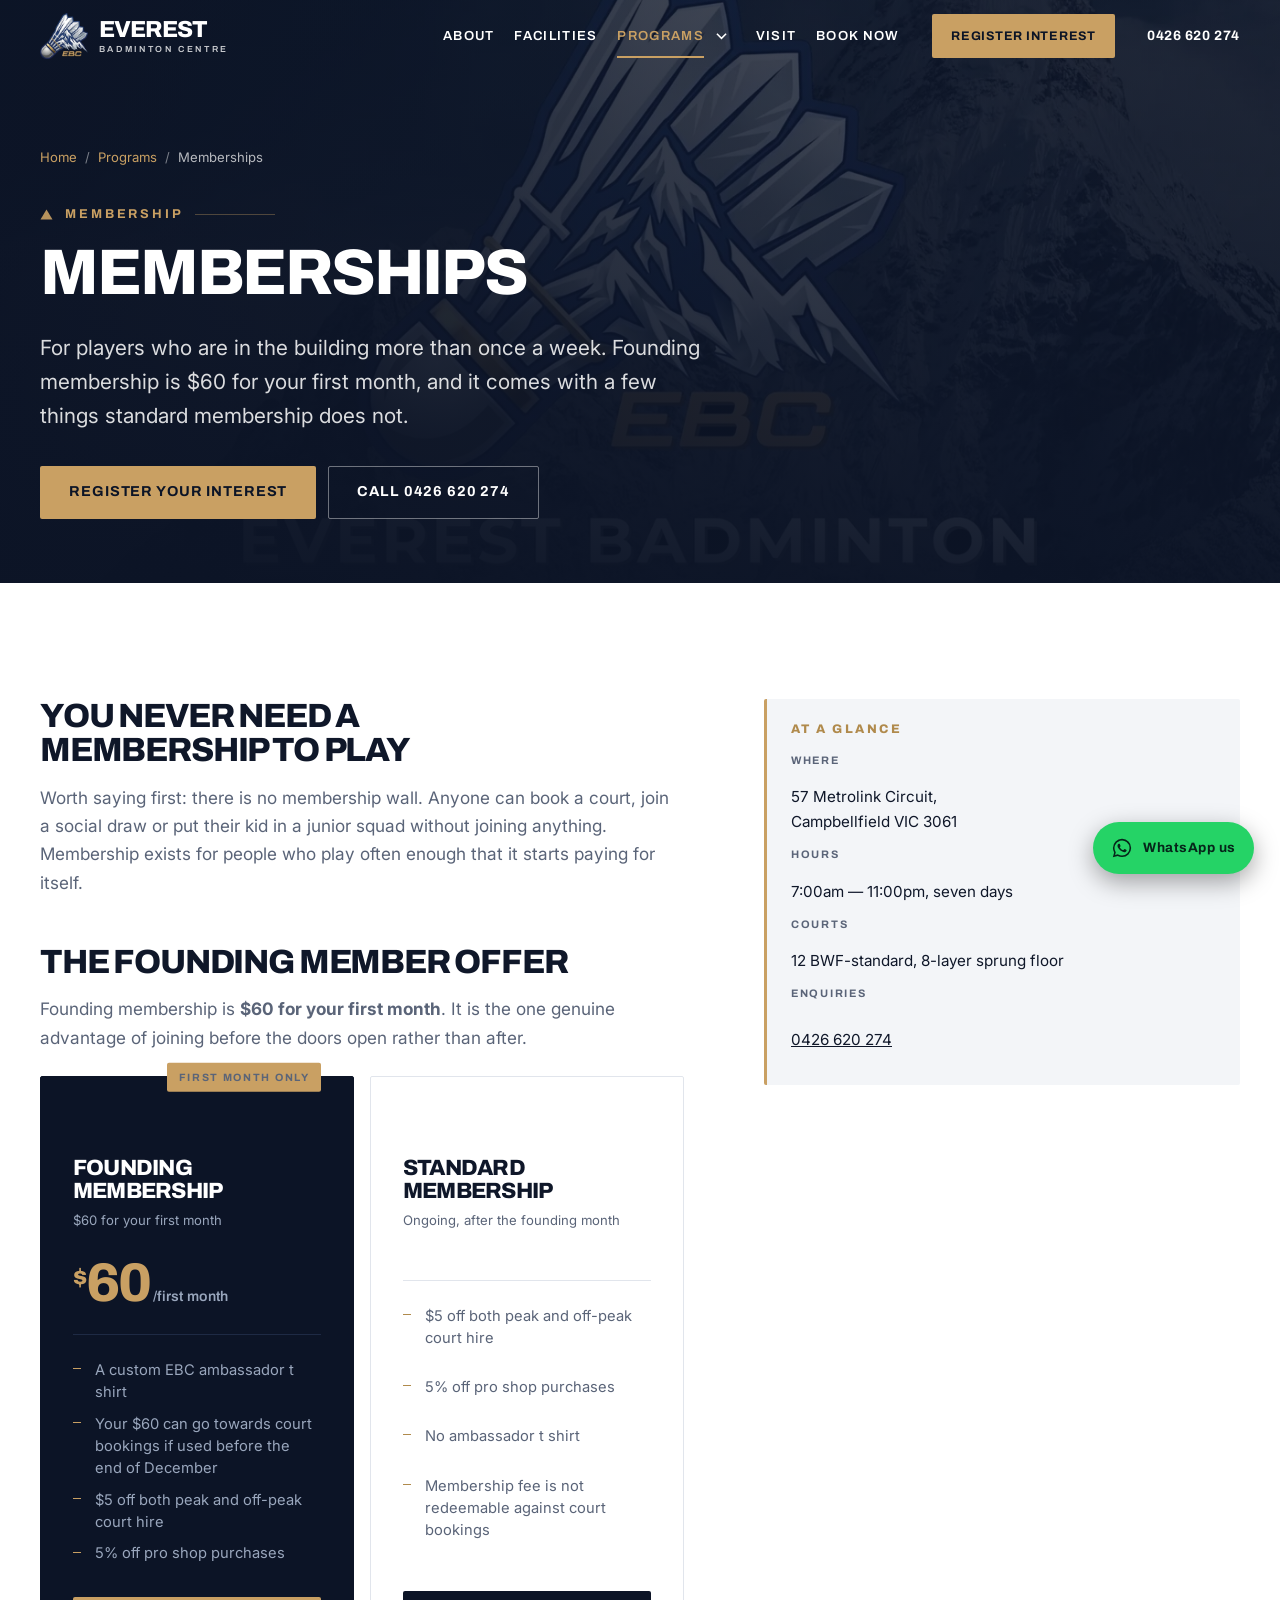
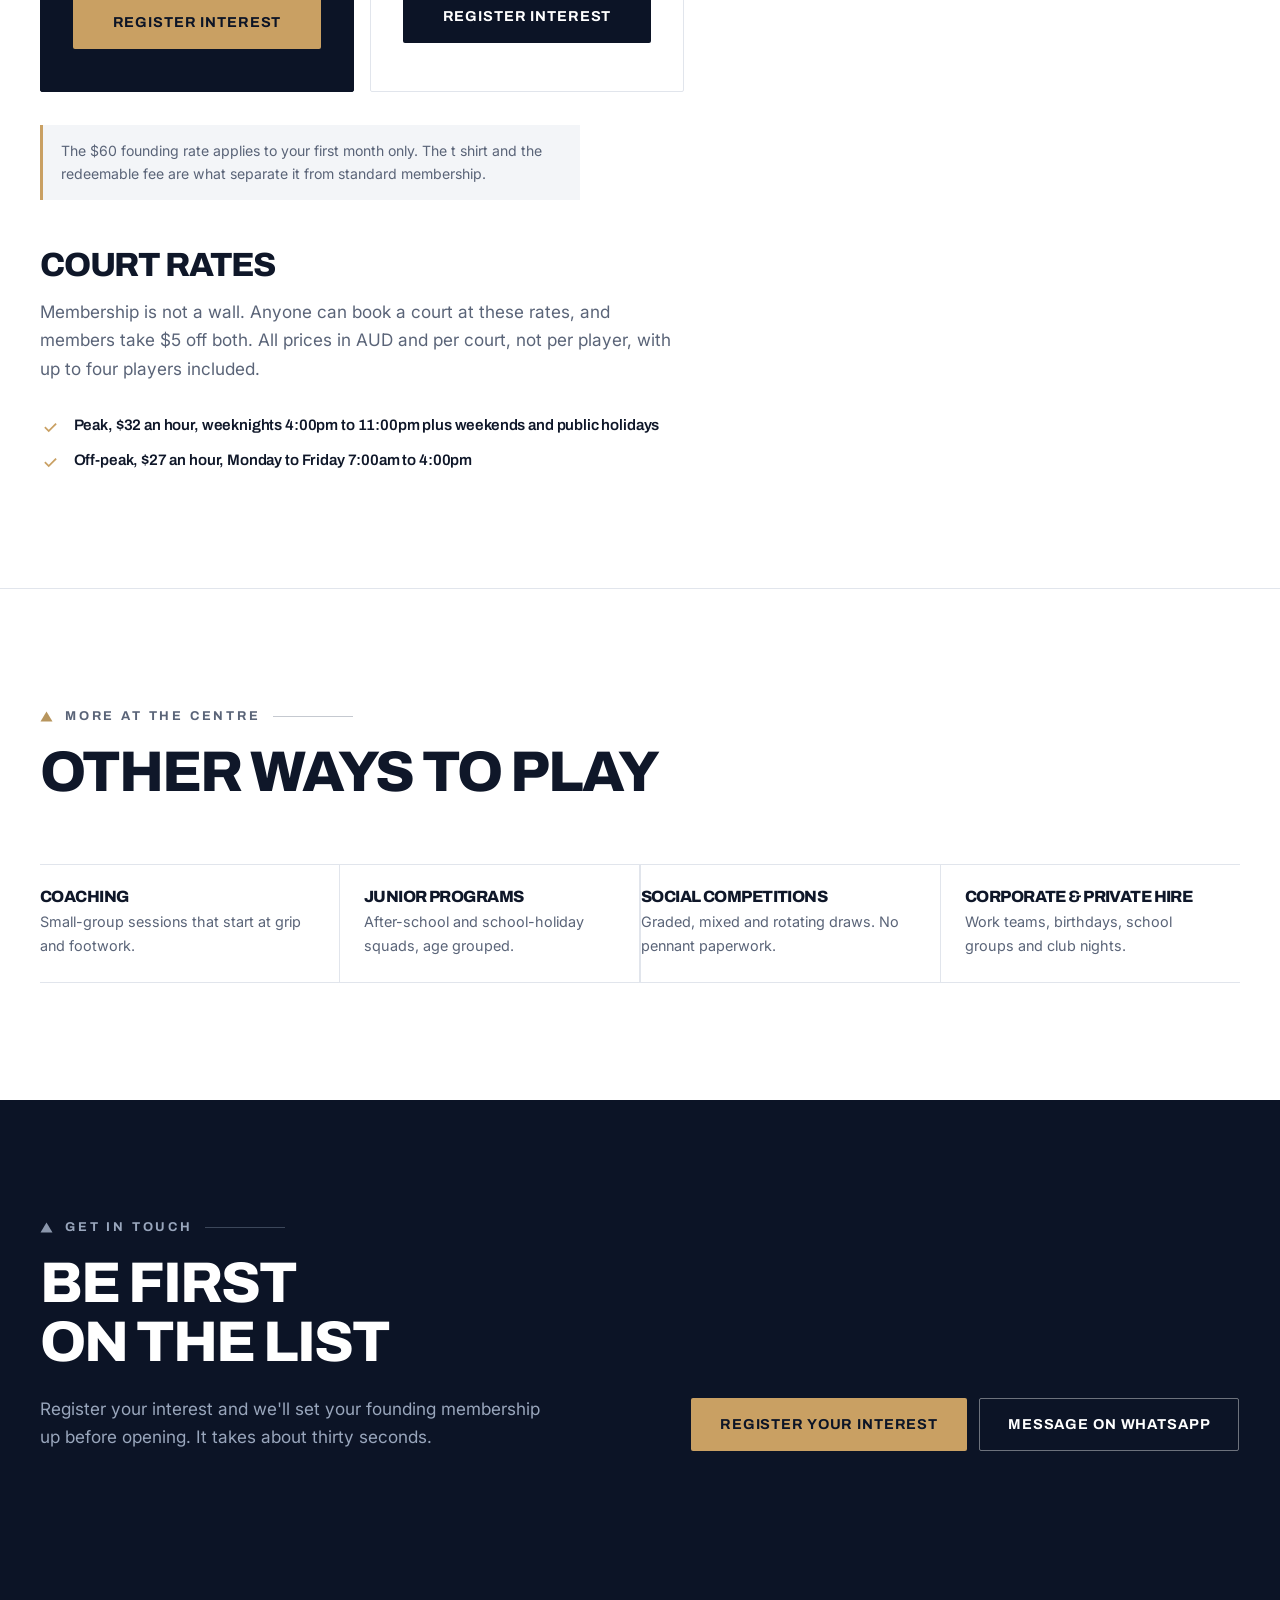
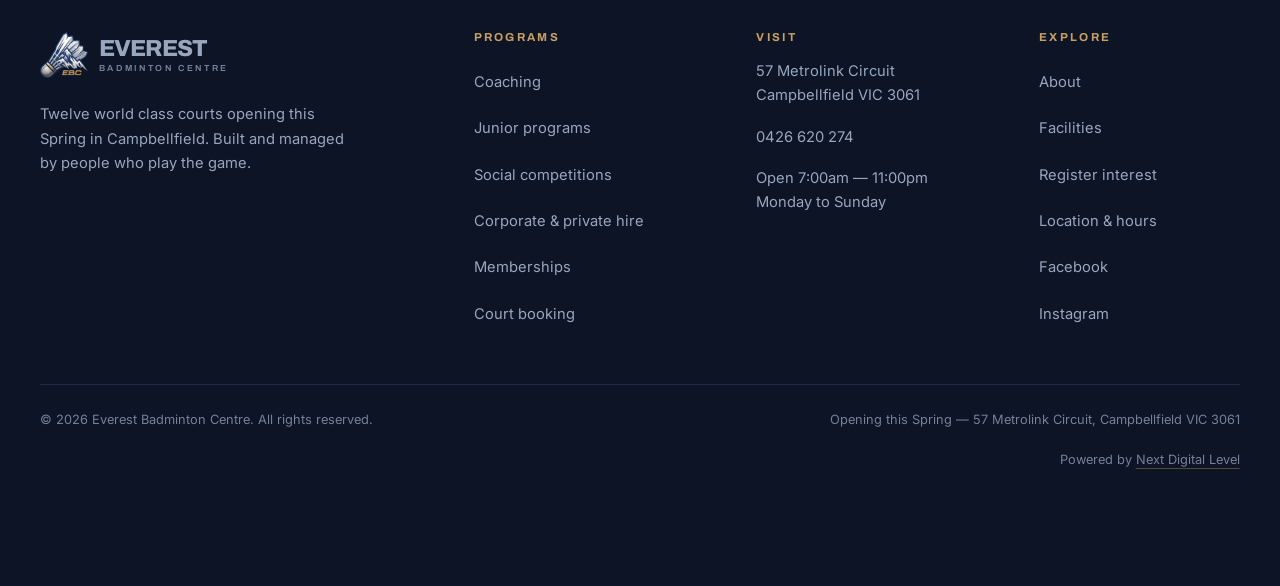
<file: memberships.html>
<!DOCTYPE html>
<html lang="en-AU">
<head>
<meta charset="utf-8">
<meta name="viewport" content="width=device-width, initial-scale=1">

<title>Badminton Memberships Campbellfield | Everest Badminton Centre</title>
<meta name="description" content="Founding membership at Everest Badminton Centre in Campbellfield. $60 for your first month, an EBC t shirt and $5 off court hire across Melbourne's north.">
<link rel="canonical" href="https://everestbadmintoncentre.com.au/memberships.html">

<!-- Open Graph / social -->
<meta property="og:type" content="website">
<meta property="og:site_name" content="Everest Badminton Centre">
<meta property="og:title" content="Badminton Memberships Campbellfield | Everest Badminton Centre">
<meta property="og:description" content="Founding membership at Everest Badminton Centre in Campbellfield. $60 for your first month, an EBC t shirt and $5 off court hire across Melbourne's north.">
<meta property="og:image" content="https://everestbadmintoncentre.com.au/assets/img/og-brand.jpg">
<meta property="og:image:width" content="1200">
<meta property="og:image:height" content="630">
<meta property="og:image:alt" content="Everest Badminton Centre, Campbellfield">
<meta property="og:url" content="https://everestbadmintoncentre.com.au/memberships.html">
<meta property="og:locale" content="en_AU">
<meta name="twitter:card" content="summary_large_image">
<meta name="twitter:title" content="Badminton Memberships Campbellfield | Everest Badminton Centre">
<meta name="twitter:description" content="Founding membership at Everest Badminton Centre in Campbellfield. $60 for your first month, an EBC t shirt and $5 off court hire across Melbourne's north.">
<meta name="twitter:image" content="https://everestbadmintoncentre.com.au/assets/img/og-brand.jpg">
<meta name="theme-color" content="#0C1426">

<link rel="icon" href="assets/img/favicon.svg" type="image/svg+xml">
<link rel="apple-touch-icon" href="assets/img/logo-mark.webp">

<link rel="preconnect" href="https://fonts.googleapis.com">
<link rel="preconnect" href="https://fonts.gstatic.com" crossorigin>
<link rel="preload" as="style" href="https://fonts.googleapis.com/css2?family=Archivo:wght@500;600;700;800&family=Inter:wght@400;500;600&display=swap" onload="this.onload=null;this.rel='stylesheet'">
<noscript><link rel="stylesheet" href="https://fonts.googleapis.com/css2?family=Archivo:wght@500;600;700;800&family=Inter:wght@400;500;600&display=swap"></noscript>

<link rel="stylesheet" href="assets/css/style.css">

<!-- If JS is unavailable, scroll-reveal elements must not stay hidden. -->
<noscript><style>.reveal{opacity:1 !important;transform:none !important}</style></noscript>
<script type="application/ld+json">
{
  "@context": "https://schema.org",
  "@type": "WebPage",
  "name": "Memberships at Everest Badminton Centre",
  "description": "Founding membership at Everest Badminton Centre, Campbellfield. $60 for your first month, an EBC ambassador t shirt and $5 off court hire. Register before opening.",
  "url": "https://everestbadmintoncentre.com.au/memberships.html",
  "isPartOf": { "@type": "WebSite", "name": "Everest Badminton Centre", "url": "https://everestbadmintoncentre.com.au/" },
  "about": {
    "@type": "SportsActivityLocation",
    "name": "Everest Badminton Centre",
    "address": {
      "@type": "PostalAddress",
      "streetAddress": "57 Metrolink Circuit",
      "addressLocality": "Campbellfield",
      "addressRegion": "VIC",
      "postalCode": "3061",
      "addressCountry": "AU"
    },
    "telephone": "+61426620274"
  }
}
</script>
<script type="application/ld+json">
{
  "@context": "https://schema.org",
  "@type": "BreadcrumbList",
  "itemListElement": [
    {
      "@type": "ListItem",
      "position": 1,
      "name": "Home",
      "item": "https://everestbadmintoncentre.com.au/"
    },
    {
      "@type": "ListItem",
      "position": 2,
      "name": "Programs",
      "item": "https://everestbadmintoncentre.com.au/#programs"
    },
    {
      "@type": "ListItem",
      "position": 3,
      "name": "Memberships",
      "item": "https://everestbadmintoncentre.com.au/memberships.html"
    }
  ]
}
</script>
<script type="application/ld+json">
{
  "@context": "https://schema.org",
  "@type": "Service",
  "name": "Badminton memberships",
  "serviceType": "Badminton memberships",
  "description": "Founding and standard badminton memberships with discounted court hire and pro shop savings at Everest Badminton Centre, Campbellfield.",
  "url": "https://everestbadmintoncentre.com.au/memberships.html",
  "provider": {
    "@type": "SportsActivityLocation",
    "@id": "https://everestbadmintoncentre.com.au/#centre",
    "name": "Everest Badminton Centre",
    "telephone": "+61426620274",
    "address": {
      "@type": "PostalAddress",
      "streetAddress": "57 Metrolink Circuit",
      "addressLocality": "Campbellfield",
      "addressRegion": "VIC",
      "postalCode": "3061",
      "addressCountry": "AU"
    }
  },
  "areaServed": [
    {
      "@type": "City",
      "name": "Campbellfield"
    },
    {
      "@type": "City",
      "name": "Craigieburn"
    },
    {
      "@type": "City",
      "name": "Broadmeadows"
    },
    {
      "@type": "City",
      "name": "Roxburgh Park"
    },
    {
      "@type": "City",
      "name": "Coolaroo"
    },
    {
      "@type": "City",
      "name": "Meadow Heights"
    },
    {
      "@type": "City",
      "name": "Greenvale"
    }
  ],
  "availableChannel": {
    "@type": "ServiceChannel",
    "serviceUrl": "https://everestbadmintoncentre.com.au/memberships.html"
  }
}
</script>
</head>

<body>

<a class="skip-link" href="#main">Skip to content</a>

<!-- ============================================================
     STICKY HEADER
     ============================================================ -->
<header class="site-header" id="siteHeader">
  <div class="shell header__inner">

    <a class="logo" href="index.html" aria-label="Everest Badminton Centre — home">
      <img class="logo__mark" src="assets/img/logo-mark.webp" alt="" width="260" height="253" decoding="async">
      <span class="logo__type">
        <span class="logo__name">Everest</span>
        <span class="logo__sub">Badminton Centre</span>
      </span>
    </a>

    <nav class="nav" id="primaryNav" aria-label="Primary">
      <ul class="nav__list">
        <li><a href="index.html#about">About</a></li>
        <li><a href="index.html#facilities">Facilities</a></li>
        <li class="nav__item--sub is-current">
          <a class="nav__parent" href="index.html#programs">Programs</a>
          <button class="nav__toggle" type="button" aria-expanded="false" aria-controls="programsMenu">
            <span class="visually-hidden">Show programs menu</span>
            <svg class="nav__chev" viewBox="0 0 12 8" aria-hidden="true" focusable="false">
              <path d="M1 1.5 6 6.5l5-5" fill="none" stroke="currentColor" stroke-width="1.7"/>
            </svg>
          </button>
          <ul class="nav__sub" id="programsMenu">
            <li><a href="coaching.html">Coaching</a></li>
            <li><a href="juniors.html">Junior programs</a></li>
            <li><a href="social-competitions.html">Social competitions</a></li>
            <li><a href="corporate.html">Corporate &amp; private hire</a></li>
            <li><a href="memberships.html" aria-current="page">Memberships</a></li>
          </ul>
        </li>
        <li><a href="index.html#contact">Visit</a></li>
        <li><a href="booking.html">Book Now</a></li>
      </ul>
      <a class="btn btn--accent btn--sm nav__cta" href="index.html#book">Register interest</a>
      <a class="nav__phone" href="tel:+61426620274">0426 620 274</a>
    </nav>

    <button class="burger" id="burger" type="button" aria-expanded="false" aria-controls="primaryNav" aria-label="Open menu">
      <span class="burger__bar"></span>
      <span class="burger__bar"></span>
    </button>

  </div>
</header>

<main id="main">

<!-- PAGE HERO -->
<section class="page-hero">
  <div class="page-hero__media">
    <img src="assets/img/logo-on-everest.webp" alt="The Everest Badminton Centre logo set against a snow-covered Himalayan peak" width="1400" height="1050" fetchpriority="high" decoding="async">
  </div>
  <div class="shell">
    <nav class="crumbs" aria-label="Breadcrumb">
      <ol>
        <li><a href="index.html">Home</a></li>
        <li><a href="index.html#programs">Programs</a></li>
        <li><span aria-current="page">Memberships</span></li>
      </ol>
    </nav>
    <p class="eyebrow eyebrow--light"><span class="eyebrow__peak" aria-hidden="true"></span>Membership</p>
    <h1 class="page-hero__title">Memberships</h1>
    <p class="page-hero__lede">For players who are in the building more than once a week. Founding membership is $60 for your first month, and it comes with a few things standard membership does not.</p>
    <div class="page-hero__actions">
      <a class="btn btn--accent" href="index.html#book">Register your interest</a>
      <a class="btn btn--ghost" href="tel:+61426620274">Call 0426 620 274</a>
    </div>
  </div>
</section>

<section class="section section--light">
  <div class="shell page-grid">
    <div class="prose reveal">
      <h2>You never need a membership to play</h2>
      <p>Worth saying first: there is no membership wall. Anyone can book a court, join a social draw or put
        their kid in a junior squad without joining anything. Membership exists for people who play often
        enough that it starts paying for itself.</p>

      <h2>The founding member offer</h2>
      <p>Founding membership is <strong>$60 for your first month</strong>. It is the one genuine advantage of
        joining before the doors open rather than after.</p>

      <div class="tiers tiers--pair">

        <article class="tier tier--feature reveal">
          <p class="tier__flag">First month only</p>
          <header class="tier__head">
            <h3 class="tier__name">Founding membership</h3>
            <p class="tier__when">$60 for your first month</p>
          </header>
          <p class="tier__price"><span class="tier__cur">$</span>60<span class="tier__unit">/first month</span></p>
          <ul class="tier__list">
            <li>A custom EBC ambassador t shirt</li>
            <li>Your $60 can go towards court bookings if used before the end of December</li>
            <li>$5 off both peak and off-peak court hire</li>
            <li>5% off pro shop purchases</li>
          </ul>
          <a class="btn btn--accent btn--full" href="index.html#book">Register interest</a>
        </article>

        <article class="tier reveal">
          <header class="tier__head">
            <h3 class="tier__name">Standard membership</h3>
            <p class="tier__when">Ongoing, after the founding month</p>
          </header>
          <ul class="tier__list tier__list--offset">
            <li>$5 off both peak and off-peak court hire</li>
            <li>5% off pro shop purchases</li>
            <li>No ambassador t shirt</li>
            <li>Membership fee is not redeemable against court bookings</li>
          </ul>
          <a class="btn btn--dark btn--full" href="index.html#book">Register interest</a>
        </article>

      </div>

      <p class="price-note">The $60 founding rate applies to your first month only. The t shirt and the
        redeemable fee are what separate it from standard membership.</p>

      <h2>Court rates</h2>
      <p>Membership is not a wall. Anyone can book a court at these rates, and members take $5 off both.
        All prices in AUD and per court, not per player, with up to four players included.</p>
      <ul class="ticks">
        <li>Peak, $32 an hour, weeknights 4:00pm to 11:00pm plus weekends and public holidays</li>
        <li>Off-peak, $27 an hour, Monday to Friday 7:00am to 4:00pm</li>
      </ul>
    </div>
    <aside class="page-grid__aside reveal">
      <div class="factcard">
        <h2>At a glance</h2>
        <dl>
          <dt>Where</dt>
          <dd>57 Metrolink Circuit,<br>Campbellfield VIC 3061</dd>
          <dt>Hours</dt>
          <dd>7:00am — 11:00pm, seven days</dd>
          <dt>Courts</dt>
          <dd>12 BWF-standard, 8-layer sprung floor</dd>
          <dt>Enquiries</dt>
          <dd><a href="tel:+61426620274">0426 620 274</a></dd>
        </dl>
      </div>
    </aside>
  </div>
</section>

<!-- CROSS LINKS -->
<section class="section section--light">
  <div class="shell">
    <div class="section__head reveal">
      <p class="eyebrow"><span class="eyebrow__peak" aria-hidden="true"></span>More at the centre</p>
      <h2 class="h2">Other ways to play</h2>
    </div>
    <div class="crosslinks">
      <a class="crosslink reveal" href="coaching.html">
        <h3>Coaching</h3>
        <p>Small-group sessions that start at grip and footwork.</p>
      </a>
      <a class="crosslink reveal" href="juniors.html">
        <h3>Junior programs</h3>
        <p>After-school and school-holiday squads, age grouped.</p>
      </a>
      <a class="crosslink reveal" href="social-competitions.html">
        <h3>Social competitions</h3>
        <p>Graded, mixed and rotating draws. No pennant paperwork.</p>
      </a>
      <a class="crosslink reveal" href="corporate.html">
        <h3>Corporate &amp; private hire</h3>
        <p>Work teams, birthdays, school groups and club nights.</p>
      </a>
    </div>
  </div>
</section>

<!-- CLOSING CTA -->
<section class="cta-band">
  <div class="shell cta-band__inner">
    <div class="reveal">
      <p class="eyebrow eyebrow--light"><span class="eyebrow__peak" aria-hidden="true"></span>Get in touch</p>
      <h2 class="h2 h2--light">Be first on the list</h2>
      <p>Register your interest and we'll set your founding membership up before opening. It takes about thirty seconds.</p>
    </div>
    <div class="cta-band__actions reveal">
      <a class="btn btn--accent" href="index.html#book">Register your interest</a>
      <a class="btn btn--ghost" href="https://wa.me/61421609179?text=Hi%20Everest%20Badminton%20Centre%2C%20I%27d%20like%20to%20ask%20about%20" target="_blank" rel="noopener">Message on WhatsApp</a>
    </div>
  </div>
</section>
</main>

<!-- ============================================================
     FOOTER
     ============================================================ -->
<footer class="site-footer">
  <div class="shell">

    <div class="footer__top">

      <div class="footer__brand">
        <a class="logo logo--footer" href="index.html" aria-label="Everest Badminton Centre — home">
          <img class="logo__mark" src="assets/img/logo-mark.webp" alt="" width="260" height="253" loading="lazy" decoding="async">
          <span class="logo__type">
            <span class="logo__name">Everest</span>
            <span class="logo__sub">Badminton Centre</span>
          </span>
        </a>
        <p class="footer__blurb">Twelve world class courts opening this Spring in Campbellfield. Built and
          managed by people who play the game.</p>
      </div>

      <nav class="footer__nav" aria-label="Programs">
        <h2 class="footer__h">Programs</h2>
        <ul>
          <li><a href="coaching.html">Coaching</a></li>
          <li><a href="juniors.html">Junior programs</a></li>
          <li><a href="social-competitions.html">Social competitions</a></li>
          <li><a href="corporate.html">Corporate &amp; private hire</a></li>
          <li><a href="memberships.html">Memberships</a></li>
          <li><a href="booking.html">Court booking</a></li>
        </ul>
      </nav>

      <div class="footer__col">
        <h2 class="footer__h">Visit</h2>
        <address>
          57 Metrolink Circuit<br>
          Campbellfield VIC 3061
        </address>
        <p><a href="tel:+61426620274">0426 620 274</a></p>
        <p class="footer__hours">Open 7:00am — 11:00pm<br>Monday to Sunday</p>
      </div>

      <div class="footer__col">
        <h2 class="footer__h">Explore</h2>
        <ul>
          <li><a href="index.html#about">About</a></li>
          <li><a href="index.html#facilities">Facilities</a></li>
          <li><a href="index.html#book">Register interest</a></li>
          <li><a href="index.html#contact">Location &amp; hours</a></li>
          <li><a href="https://www.facebook.com/profile.php?id=61590398226767" target="_blank" rel="noopener noreferrer">Facebook</a></li>
          <li><a href="https://www.instagram.com/ebc.everestbadminton/" target="_blank" rel="noopener noreferrer">Instagram</a></li>
        </ul>
      </div>

    </div>

    <div class="footer__base">
      <p>&copy; <span id="year">2026</span> Everest Badminton Centre. All rights reserved.</p>
      <p class="footer__abn">Opening this Spring — 57 Metrolink Circuit, Campbellfield VIC 3061</p>
      <p class="footer__credit">
        Powered by
        <a href="https://nextdigitalevel.com/" target="_blank" rel="noopener">Next Digital Level</a>
      </p>
    </div>

  </div>
</footer>

<!-- Mobile overlay menu -->
<div class="overlay" id="overlay" hidden>
  <nav class="overlay__nav" aria-label="Mobile">
        <ul>
      <li><a href="index.html#about">About</a></li>
      <li><a href="index.html#facilities">Facilities</a></li>
      <li>
        <a href="index.html#programs">Programs</a>
        <ul class="overlay__sub">
          <li><a href="coaching.html">Coaching</a></li>
          <li><a href="juniors.html">Junior programs</a></li>
          <li><a href="social-competitions.html">Social competitions</a></li>
          <li><a href="corporate.html">Corporate &amp; private hire</a></li>
          <li><a href="memberships.html" aria-current="page">Memberships</a></li>
        </ul>
      </li>
      <li><a href="index.html#contact">Visit</a></li>
      <li><a href="booking.html">Book Now</a></li>
    </ul>
    <a class="btn btn--accent" href="index.html#book">Register your interest</a>
    <a class="overlay__phone" href="tel:+61426620274">0426 620 274</a>
  </nav>
</div>

<!-- Sticky announcement bar, mobile only -->
<div class="sticky-bar" aria-label="Opening announcement">
  <p><strong>Opening this Spring</strong> — 57 Metrolink Circuit, Campbellfield VIC 3061</p>
  <a class="sticky-bar__cta" href="index.html#book">Register</a>
</div>

<!-- WhatsApp enquiry button -->
<a class="wa-float" id="waFloat"
   href="https://wa.me/61421609179?text=Hi%20Everest%20Badminton%20Centre%2C%20I%27d%20like%20to%20ask%20about%20"
   target="_blank" rel="noopener" aria-label="Message us on WhatsApp">
  <svg viewBox="0 0 24 24" aria-hidden="true" focusable="false">
    <path d="M12.04 2A9.9 9.9 0 0 0 2.1 11.9a9.8 9.8 0 0 0 1.36 4.98L2 22l5.25-1.37a9.9 9.9 0 0 0 4.79 1.22h.01a9.9 9.9 0 0 0 9.93-9.9A9.9 9.9 0 0 0 12.04 2Zm0 18.13h-.01a8.2 8.2 0 0 1-4.19-1.15l-.3-.18-3.12.82.83-3.04-.2-.31a8.2 8.2 0 1 1 15.2-4.37 8.22 8.22 0 0 1-8.21 8.23Zm4.51-6.16c-.25-.12-1.46-.72-1.69-.8-.22-.09-.39-.13-.55.12s-.63.8-.77.96-.28.19-.53.06a6.74 6.74 0 0 1-1.98-1.22 7.44 7.44 0 0 1-1.37-1.71c-.14-.25-.01-.38.11-.5s.25-.28.37-.43a1.7 1.7 0 0 0 .25-.41.46.46 0 0 0-.02-.44c-.06-.12-.55-1.34-.76-1.83s-.4-.42-.55-.43h-.47a.9.9 0 0 0-.65.3 2.75 2.75 0 0 0-.86 2.05 4.78 4.78 0 0 0 1 2.53 10.94 10.94 0 0 0 4.19 3.7c.58.26 1.04.41 1.4.52a3.36 3.36 0 0 0 1.54.1 2.53 2.53 0 0 0 1.65-1.17 2.05 2.05 0 0 0 .14-1.16c-.06-.11-.22-.17-.47-.29Z"/>
  </svg>
  <span class="wa-float__label">WhatsApp us</span>
</a>

<script src="assets/js/main.js" defer></script>
</body>
</html>
</file>
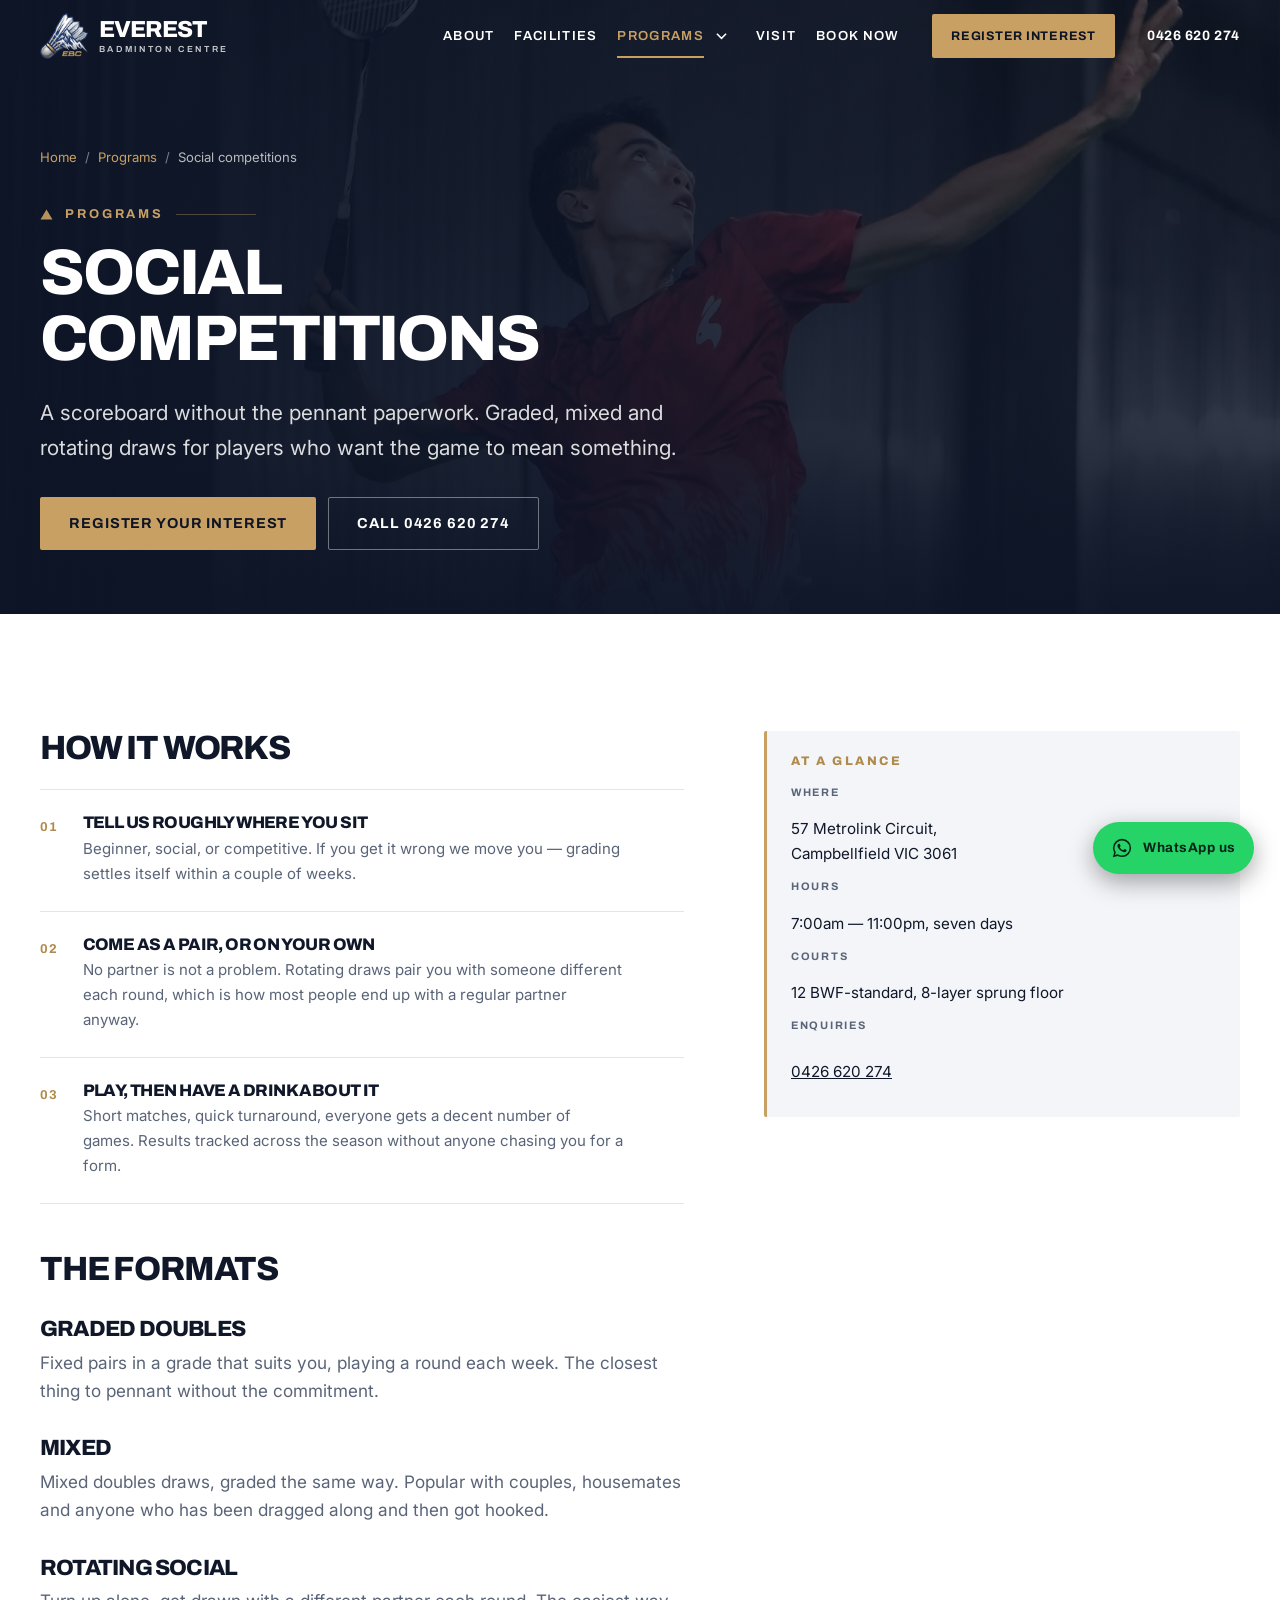
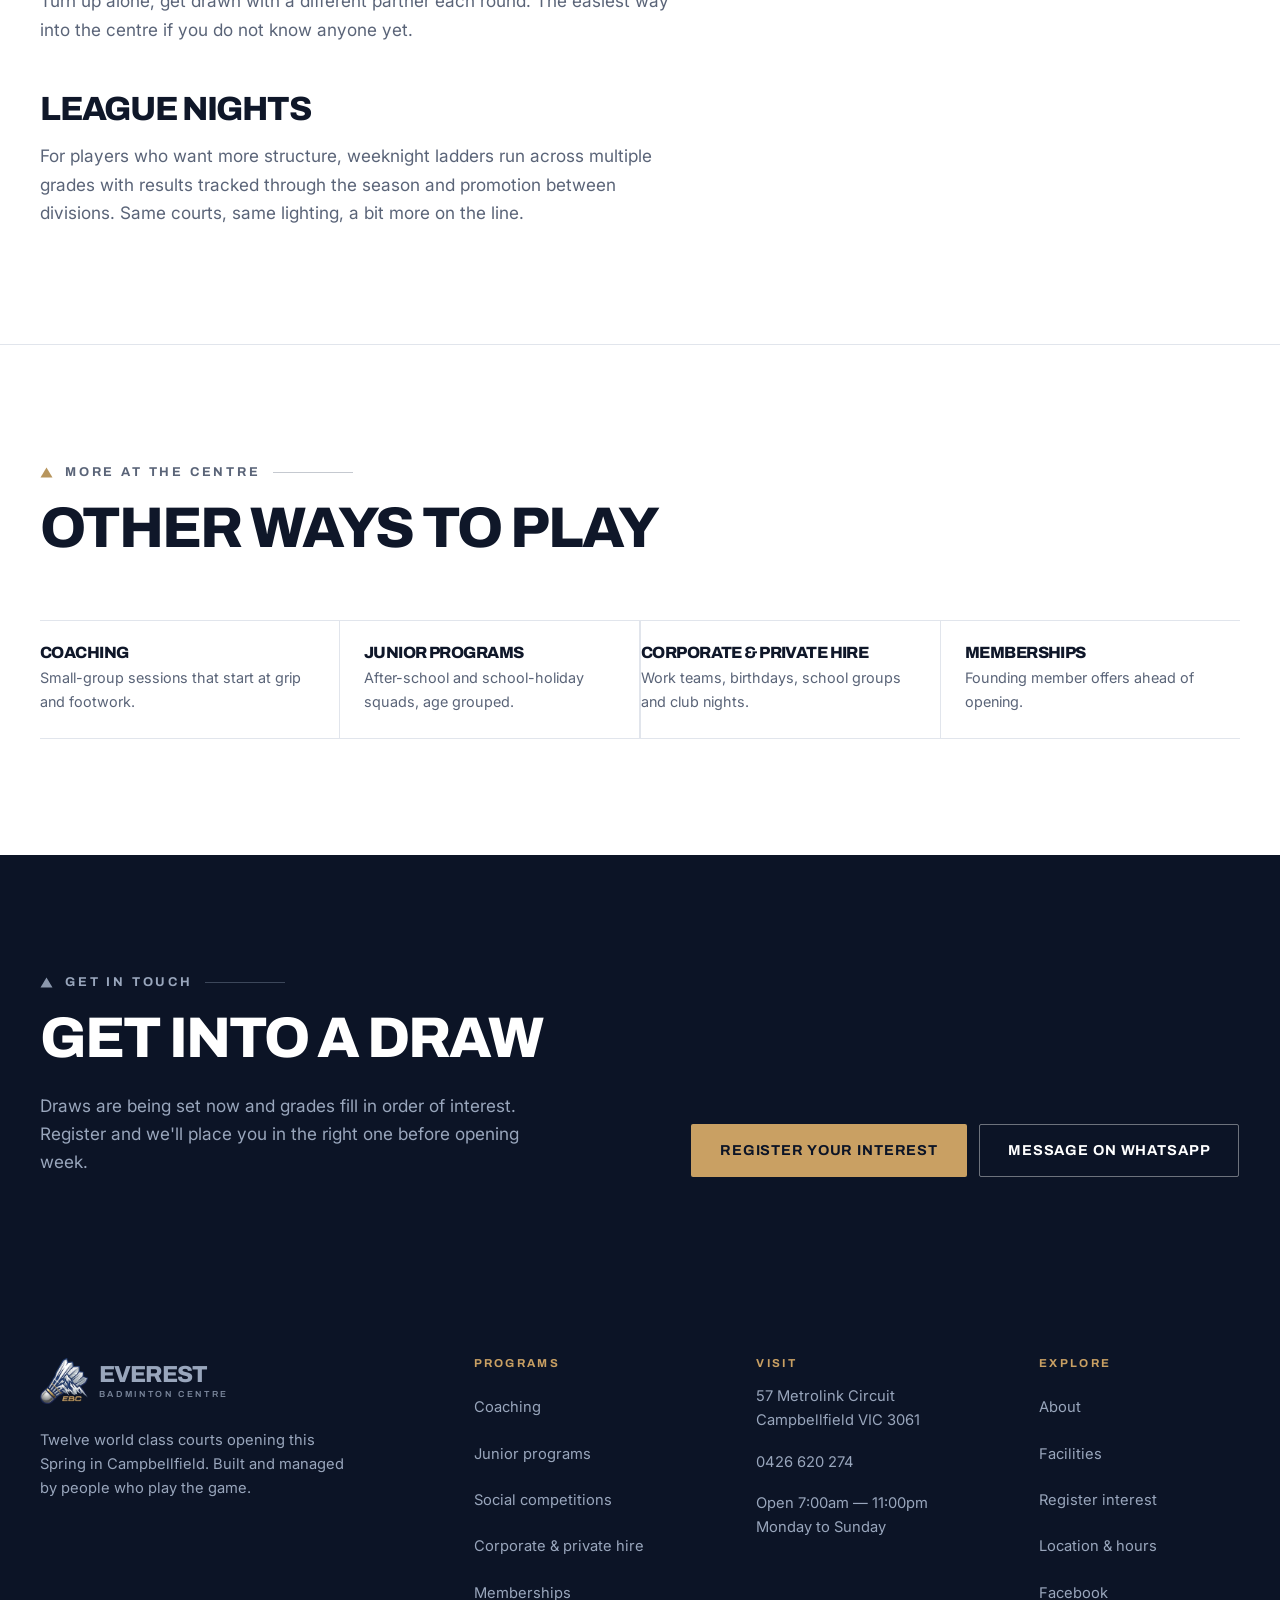
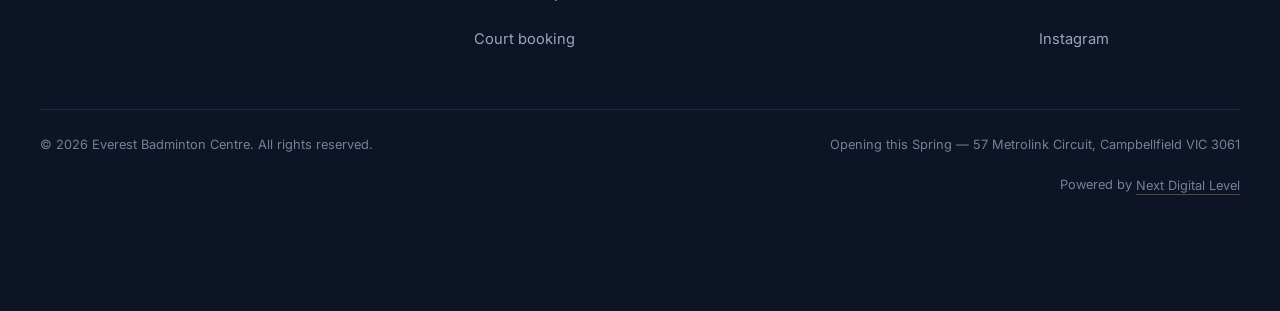
<file: social-competitions.html>
<!DOCTYPE html>
<html lang="en-AU">
<head>
<meta charset="utf-8">
<meta name="viewport" content="width=device-width, initial-scale=1">

<title>Social Badminton Competitions | Campbellfield VIC</title>
<meta name="description" content="Graded, mixed and rotating social badminton draws in Campbellfield. Come as a pair or on your own and we will find you a partner across Melbourne's north.">
<link rel="canonical" href="https://everestbadmintoncentre.com.au/social-competitions.html">

<!-- Open Graph / social -->
<meta property="og:type" content="website">
<meta property="og:site_name" content="Everest Badminton Centre">
<meta property="og:title" content="Social Badminton Competitions | Campbellfield VIC">
<meta property="og:description" content="Graded, mixed and rotating social badminton draws in Campbellfield. Come as a pair or on your own and we will find you a partner across Melbourne's north.">
<meta property="og:image" content="https://everestbadmintoncentre.com.au/assets/img/og-courts.jpg">
<meta property="og:image:width" content="1200">
<meta property="og:image:height" content="630">
<meta property="og:image:alt" content="Everest Badminton Centre, Campbellfield">
<meta property="og:url" content="https://everestbadmintoncentre.com.au/social-competitions.html">
<meta property="og:locale" content="en_AU">
<meta name="twitter:card" content="summary_large_image">
<meta name="twitter:title" content="Social Badminton Competitions | Campbellfield VIC">
<meta name="twitter:description" content="Graded, mixed and rotating social badminton draws in Campbellfield. Come as a pair or on your own and we will find you a partner across Melbourne's north.">
<meta name="twitter:image" content="https://everestbadmintoncentre.com.au/assets/img/og-courts.jpg">
<meta name="theme-color" content="#0C1426">

<link rel="icon" href="assets/img/favicon.svg" type="image/svg+xml">
<link rel="apple-touch-icon" href="assets/img/logo-mark.webp">

<link rel="preconnect" href="https://fonts.googleapis.com">
<link rel="preconnect" href="https://fonts.gstatic.com" crossorigin>
<link rel="preload" as="style" href="https://fonts.googleapis.com/css2?family=Archivo:wght@500;600;700;800&family=Inter:wght@400;500;600&display=swap" onload="this.onload=null;this.rel='stylesheet'">
<noscript><link rel="stylesheet" href="https://fonts.googleapis.com/css2?family=Archivo:wght@500;600;700;800&family=Inter:wght@400;500;600&display=swap"></noscript>

<link rel="stylesheet" href="assets/css/style.css">

<!-- If JS is unavailable, scroll-reveal elements must not stay hidden. -->
<noscript><style>.reveal{opacity:1 !important;transform:none !important}</style></noscript>
<script type="application/ld+json">
{
  "@context": "https://schema.org",
  "@type": "WebPage",
  "name": "Social competitions at Everest Badminton Centre",
  "description": "Graded, mixed and rotating social badminton draws in Campbellfield. Turn up as a pair or on your own. A scoreboard without the pennant paperwork.",
  "url": "https://everestbadmintoncentre.com.au/social-competitions.html",
  "isPartOf": { "@type": "WebSite", "name": "Everest Badminton Centre", "url": "https://everestbadmintoncentre.com.au/" },
  "about": {
    "@type": "SportsActivityLocation",
    "name": "Everest Badminton Centre",
    "address": {
      "@type": "PostalAddress",
      "streetAddress": "57 Metrolink Circuit",
      "addressLocality": "Campbellfield",
      "addressRegion": "VIC",
      "postalCode": "3061",
      "addressCountry": "AU"
    },
    "telephone": "+61426620274"
  }
}
</script>
<script type="application/ld+json">
{
  "@context": "https://schema.org",
  "@type": "BreadcrumbList",
  "itemListElement": [
    {
      "@type": "ListItem",
      "position": 1,
      "name": "Home",
      "item": "https://everestbadmintoncentre.com.au/"
    },
    {
      "@type": "ListItem",
      "position": 2,
      "name": "Programs",
      "item": "https://everestbadmintoncentre.com.au/#programs"
    },
    {
      "@type": "ListItem",
      "position": 3,
      "name": "Social competitions",
      "item": "https://everestbadmintoncentre.com.au/social-competitions.html"
    }
  ]
}
</script>
<script type="application/ld+json">
{
  "@context": "https://schema.org",
  "@type": "Service",
  "name": "Social badminton competitions",
  "serviceType": "Social badminton competitions",
  "description": "Graded, mixed and rotating social badminton draws and weeknight league nights at Everest Badminton Centre, Campbellfield.",
  "url": "https://everestbadmintoncentre.com.au/social-competitions.html",
  "provider": {
    "@type": "SportsActivityLocation",
    "@id": "https://everestbadmintoncentre.com.au/#centre",
    "name": "Everest Badminton Centre",
    "telephone": "+61426620274",
    "address": {
      "@type": "PostalAddress",
      "streetAddress": "57 Metrolink Circuit",
      "addressLocality": "Campbellfield",
      "addressRegion": "VIC",
      "postalCode": "3061",
      "addressCountry": "AU"
    }
  },
  "areaServed": [
    {
      "@type": "City",
      "name": "Campbellfield"
    },
    {
      "@type": "City",
      "name": "Craigieburn"
    },
    {
      "@type": "City",
      "name": "Broadmeadows"
    },
    {
      "@type": "City",
      "name": "Roxburgh Park"
    },
    {
      "@type": "City",
      "name": "Coolaroo"
    },
    {
      "@type": "City",
      "name": "Meadow Heights"
    },
    {
      "@type": "City",
      "name": "Greenvale"
    }
  ],
  "availableChannel": {
    "@type": "ServiceChannel",
    "serviceUrl": "https://everestbadmintoncentre.com.au/social-competitions.html"
  }
}
</script>
</head>

<body>

<a class="skip-link" href="#main">Skip to content</a>

<!-- ============================================================
     STICKY HEADER
     ============================================================ -->
<header class="site-header" id="siteHeader">
  <div class="shell header__inner">

    <a class="logo" href="index.html" aria-label="Everest Badminton Centre — home">
      <img class="logo__mark" src="assets/img/logo-mark.webp" alt="" width="260" height="253" decoding="async">
      <span class="logo__type">
        <span class="logo__name">Everest</span>
        <span class="logo__sub">Badminton Centre</span>
      </span>
    </a>

    <nav class="nav" id="primaryNav" aria-label="Primary">
      <ul class="nav__list">
        <li><a href="index.html#about">About</a></li>
        <li><a href="index.html#facilities">Facilities</a></li>
        <li class="nav__item--sub is-current">
          <a class="nav__parent" href="index.html#programs">Programs</a>
          <button class="nav__toggle" type="button" aria-expanded="false" aria-controls="programsMenu">
            <span class="visually-hidden">Show programs menu</span>
            <svg class="nav__chev" viewBox="0 0 12 8" aria-hidden="true" focusable="false">
              <path d="M1 1.5 6 6.5l5-5" fill="none" stroke="currentColor" stroke-width="1.7"/>
            </svg>
          </button>
          <ul class="nav__sub" id="programsMenu">
            <li><a href="coaching.html">Coaching</a></li>
            <li><a href="juniors.html">Junior programs</a></li>
            <li><a href="social-competitions.html" aria-current="page">Social competitions</a></li>
            <li><a href="corporate.html">Corporate &amp; private hire</a></li>
            <li><a href="memberships.html">Memberships</a></li>
          </ul>
        </li>
        <li><a href="index.html#contact">Visit</a></li>
        <li><a href="booking.html">Book Now</a></li>
      </ul>
      <a class="btn btn--accent btn--sm nav__cta" href="index.html#book">Register interest</a>
      <a class="nav__phone" href="tel:+61426620274">0426 620 274</a>
    </nav>

    <button class="burger" id="burger" type="button" aria-expanded="false" aria-controls="primaryNav" aria-label="Open menu">
      <span class="burger__bar"></span>
      <span class="burger__bar"></span>
    </button>

  </div>
</header>

<main id="main">

<!-- PAGE HERO -->
<section class="page-hero">
  <div class="page-hero__media">
    <img src="assets/img/player-smash-closeup.webp" alt="A player reaching high into an overhead smash on an indoor court" width="1600" height="925" fetchpriority="high" decoding="async">
  </div>
  <div class="shell">
    <nav class="crumbs" aria-label="Breadcrumb">
      <ol>
        <li><a href="index.html">Home</a></li>
        <li><a href="index.html#programs">Programs</a></li>
        <li><span aria-current="page">Social competitions</span></li>
      </ol>
    </nav>
    <p class="eyebrow eyebrow--light"><span class="eyebrow__peak" aria-hidden="true"></span>Programs</p>
    <h1 class="page-hero__title">Social<br>competitions</h1>
    <p class="page-hero__lede">A scoreboard without the pennant paperwork. Graded, mixed and rotating draws for players who want the game to mean something.</p>
    <div class="page-hero__actions">
      <a class="btn btn--accent" href="index.html#book">Register your interest</a>
      <a class="btn btn--ghost" href="tel:+61426620274">Call 0426 620 274</a>
    </div>
  </div>
</section>

<section class="section section--light">
  <div class="shell page-grid">
    <div class="prose reveal">
      <h2>How it works</h2>
      <ol class="steps">
        <li><span class="steps__n">01</span>
          <div><h3>Tell us roughly where you sit</h3>
          <p>Beginner, social, or competitive. If you get it wrong we move you — grading settles itself within
            a couple of weeks.</p></div></li>
        <li><span class="steps__n">02</span>
          <div><h3>Come as a pair, or on your own</h3>
          <p>No partner is not a problem. Rotating draws pair you with someone different each round, which is
            how most people end up with a regular partner anyway.</p></div></li>
        <li><span class="steps__n">03</span>
          <div><h3>Play, then have a drink about it</h3>
          <p>Short matches, quick turnaround, everyone gets a decent number of games. Results tracked across
            the season without anyone chasing you for a form.</p></div></li>
      </ol>

      <h2>The formats</h2>
      <h3>Graded doubles</h3>
      <p>Fixed pairs in a grade that suits you, playing a round each week. The closest thing to pennant without
        the commitment.</p>
      <h3>Mixed</h3>
      <p>Mixed doubles draws, graded the same way. Popular with couples, housemates and anyone who has been
        dragged along and then got hooked.</p>
      <h3>Rotating social</h3>
      <p>Turn up alone, get drawn with a different partner each round. The easiest way into the centre if you
        do not know anyone yet.</p>

      <h2>League nights</h2>
      <p>For players who want more structure, weeknight ladders run across multiple grades with results tracked
        through the season and promotion between divisions. Same courts, same lighting, a bit more on the
        line.</p>
    </div>
    <aside class="page-grid__aside reveal">
      <div class="factcard">
        <h2>At a glance</h2>
        <dl>
          <dt>Where</dt>
          <dd>57 Metrolink Circuit,<br>Campbellfield VIC 3061</dd>
          <dt>Hours</dt>
          <dd>7:00am — 11:00pm, seven days</dd>
          <dt>Courts</dt>
          <dd>12 BWF-standard, 8-layer sprung floor</dd>
          <dt>Enquiries</dt>
          <dd><a href="tel:+61426620274">0426 620 274</a></dd>
        </dl>
      </div>
    </aside>
  </div>
</section>

<!-- CROSS LINKS -->
<section class="section section--light">
  <div class="shell">
    <div class="section__head reveal">
      <p class="eyebrow"><span class="eyebrow__peak" aria-hidden="true"></span>More at the centre</p>
      <h2 class="h2">Other ways to play</h2>
    </div>
    <div class="crosslinks">
      <a class="crosslink reveal" href="coaching.html">
        <h3>Coaching</h3>
        <p>Small-group sessions that start at grip and footwork.</p>
      </a>
      <a class="crosslink reveal" href="juniors.html">
        <h3>Junior programs</h3>
        <p>After-school and school-holiday squads, age grouped.</p>
      </a>
      <a class="crosslink reveal" href="corporate.html">
        <h3>Corporate &amp; private hire</h3>
        <p>Work teams, birthdays, school groups and club nights.</p>
      </a>
      <a class="crosslink reveal" href="memberships.html">
        <h3>Memberships</h3>
        <p>Founding member offers ahead of opening.</p>
      </a>
    </div>
  </div>
</section>

<!-- CLOSING CTA -->
<section class="cta-band">
  <div class="shell cta-band__inner">
    <div class="reveal">
      <p class="eyebrow eyebrow--light"><span class="eyebrow__peak" aria-hidden="true"></span>Get in touch</p>
      <h2 class="h2 h2--light">Get into a draw</h2>
      <p>Draws are being set now and grades fill in order of interest. Register and we'll place you in the right one before opening week.</p>
    </div>
    <div class="cta-band__actions reveal">
      <a class="btn btn--accent" href="index.html#book">Register your interest</a>
      <a class="btn btn--ghost" href="https://wa.me/61421609179?text=Hi%20Everest%20Badminton%20Centre%2C%20I%27d%20like%20to%20ask%20about%20" target="_blank" rel="noopener">Message on WhatsApp</a>
    </div>
  </div>
</section>
</main>

<!-- ============================================================
     FOOTER
     ============================================================ -->
<footer class="site-footer">
  <div class="shell">

    <div class="footer__top">

      <div class="footer__brand">
        <a class="logo logo--footer" href="index.html" aria-label="Everest Badminton Centre — home">
          <img class="logo__mark" src="assets/img/logo-mark.webp" alt="" width="260" height="253" loading="lazy" decoding="async">
          <span class="logo__type">
            <span class="logo__name">Everest</span>
            <span class="logo__sub">Badminton Centre</span>
          </span>
        </a>
        <p class="footer__blurb">Twelve world class courts opening this Spring in Campbellfield. Built and
          managed by people who play the game.</p>
      </div>

      <nav class="footer__nav" aria-label="Programs">
        <h2 class="footer__h">Programs</h2>
        <ul>
          <li><a href="coaching.html">Coaching</a></li>
          <li><a href="juniors.html">Junior programs</a></li>
          <li><a href="social-competitions.html">Social competitions</a></li>
          <li><a href="corporate.html">Corporate &amp; private hire</a></li>
          <li><a href="memberships.html">Memberships</a></li>
          <li><a href="booking.html">Court booking</a></li>
        </ul>
      </nav>

      <div class="footer__col">
        <h2 class="footer__h">Visit</h2>
        <address>
          57 Metrolink Circuit<br>
          Campbellfield VIC 3061
        </address>
        <p><a href="tel:+61426620274">0426 620 274</a></p>
        <p class="footer__hours">Open 7:00am — 11:00pm<br>Monday to Sunday</p>
      </div>

      <div class="footer__col">
        <h2 class="footer__h">Explore</h2>
        <ul>
          <li><a href="index.html#about">About</a></li>
          <li><a href="index.html#facilities">Facilities</a></li>
          <li><a href="index.html#book">Register interest</a></li>
          <li><a href="index.html#contact">Location &amp; hours</a></li>
          <li><a href="https://www.facebook.com/profile.php?id=61590398226767" target="_blank" rel="noopener noreferrer">Facebook</a></li>
          <li><a href="https://www.instagram.com/ebc.everestbadminton/" target="_blank" rel="noopener noreferrer">Instagram</a></li>
        </ul>
      </div>

    </div>

    <div class="footer__base">
      <p>&copy; <span id="year">2026</span> Everest Badminton Centre. All rights reserved.</p>
      <p class="footer__abn">Opening this Spring — 57 Metrolink Circuit, Campbellfield VIC 3061</p>
      <p class="footer__credit">
        Powered by
        <a href="https://nextdigitalevel.com/" target="_blank" rel="noopener">Next Digital Level</a>
      </p>
    </div>

  </div>
</footer>

<!-- Mobile overlay menu -->
<div class="overlay" id="overlay" hidden>
  <nav class="overlay__nav" aria-label="Mobile">
        <ul>
      <li><a href="index.html#about">About</a></li>
      <li><a href="index.html#facilities">Facilities</a></li>
      <li>
        <a href="index.html#programs">Programs</a>
        <ul class="overlay__sub">
          <li><a href="coaching.html">Coaching</a></li>
          <li><a href="juniors.html">Junior programs</a></li>
          <li><a href="social-competitions.html" aria-current="page">Social competitions</a></li>
          <li><a href="corporate.html">Corporate &amp; private hire</a></li>
          <li><a href="memberships.html">Memberships</a></li>
        </ul>
      </li>
      <li><a href="index.html#contact">Visit</a></li>
      <li><a href="booking.html">Book Now</a></li>
    </ul>
    <a class="btn btn--accent" href="index.html#book">Register your interest</a>
    <a class="overlay__phone" href="tel:+61426620274">0426 620 274</a>
  </nav>
</div>

<!-- Sticky announcement bar, mobile only -->
<div class="sticky-bar" aria-label="Opening announcement">
  <p><strong>Opening this Spring</strong> — 57 Metrolink Circuit, Campbellfield VIC 3061</p>
  <a class="sticky-bar__cta" href="index.html#book">Register</a>
</div>

<!-- WhatsApp enquiry button -->
<a class="wa-float" id="waFloat"
   href="https://wa.me/61421609179?text=Hi%20Everest%20Badminton%20Centre%2C%20I%27d%20like%20to%20ask%20about%20"
   target="_blank" rel="noopener" aria-label="Message us on WhatsApp">
  <svg viewBox="0 0 24 24" aria-hidden="true" focusable="false">
    <path d="M12.04 2A9.9 9.9 0 0 0 2.1 11.9a9.8 9.8 0 0 0 1.36 4.98L2 22l5.25-1.37a9.9 9.9 0 0 0 4.79 1.22h.01a9.9 9.9 0 0 0 9.93-9.9A9.9 9.9 0 0 0 12.04 2Zm0 18.13h-.01a8.2 8.2 0 0 1-4.19-1.15l-.3-.18-3.12.82.83-3.04-.2-.31a8.2 8.2 0 1 1 15.2-4.37 8.22 8.22 0 0 1-8.21 8.23Zm4.51-6.16c-.25-.12-1.46-.72-1.69-.8-.22-.09-.39-.13-.55.12s-.63.8-.77.96-.28.19-.53.06a6.74 6.74 0 0 1-1.98-1.22 7.44 7.44 0 0 1-1.37-1.71c-.14-.25-.01-.38.11-.5s.25-.28.37-.43a1.7 1.7 0 0 0 .25-.41.46.46 0 0 0-.02-.44c-.06-.12-.55-1.34-.76-1.83s-.4-.42-.55-.43h-.47a.9.9 0 0 0-.65.3 2.75 2.75 0 0 0-.86 2.05 4.78 4.78 0 0 0 1 2.53 10.94 10.94 0 0 0 4.19 3.7c.58.26 1.04.41 1.4.52a3.36 3.36 0 0 0 1.54.1 2.53 2.53 0 0 0 1.65-1.17 2.05 2.05 0 0 0 .14-1.16c-.06-.11-.22-.17-.47-.29Z"/>
  </svg>
  <span class="wa-float__label">WhatsApp us</span>
</a>

<script src="assets/js/main.js" defer></script>
</body>
</html>
</file>
<file: assets/css/style.css>
/* =============================================================
   Everest Badminton Centre — sample homepage
   Mobile-first. Custom properties for colour, type and spacing.
   ============================================================= */

/* -------------------------------------------------------------
   1. TOKENS
   ------------------------------------------------------------- */
:root {
  /* Base — deep navy charcoal, drawn from the EBC logo */
  --ink:          #0C1426;   /* page base dark            */
  --ink-2:        #131D33;   /* raised dark surface       */
  --ink-3:        #1E2A44;   /* hairlines on dark         */
  --slate:        #2C3A57;   /* muted dark accent         */

  /* Brand navy from the logo */
  --navy:         #17386A;
  --navy-deep:    #0C183C;

  /* Light surfaces */
  --paper:        #FFFFFF;
  --paper-2:      #F3F5F8;   /* barely-there cool grey    */
  --rule:         #E1E5EC;   /* hairline on light         */

  /* Type */
  --text:         #0F1729;
  --text-muted:   #5A6478;
  --text-on-dark: #E9ECF2;
  --text-on-dark-muted: #99A6BC;

  /* Accent — the gold from the logo's EBC mark */
  --accent:       #C9A063;
  --accent-deep:  #B08A4C;
  --accent-soft:  #E3C892;
  --accent-ink:   #0C1426;   /* text sitting on accent    */

  /* Deep navy used for the full-width photo band */
  --court:        #0C2244;

  /* Type scale — fluid */
  --fs-eyebrow:  clamp(0.72rem, 0.68rem + 0.18vw, 0.8rem);
  --fs-body:     clamp(1rem,    0.96rem + 0.2vw,  1.075rem);
  --fs-lede:     clamp(1.08rem, 1rem    + 0.42vw, 1.3rem);
  --fs-h3:       clamp(1.15rem, 1.06rem + 0.4vw,  1.4rem);
  /* Mins are deliberately conservative so a wide fallback font during FOUT
     still fits a 375px viewport without breaking words. */
  --fs-h2:       clamp(1.9rem,  1.5rem  + 2.6vw,  3.9rem);
  --fs-h1:       clamp(2.3rem,  1.6rem  + 4.9vw,  6.4rem);
  --fs-stat:     clamp(3rem,    1.9rem  + 4.4vw,  5.6rem);

  /* Spacing */
  --sp-1: 0.5rem;
  --sp-2: 1rem;
  --sp-3: 1.5rem;
  --sp-4: 2rem;
  --sp-5: 3rem;
  --sp-6: 4rem;
  --sp-7: 6rem;
  --section-y: clamp(4.25rem, 2.5rem + 6vw, 8.5rem);

  /* Layout */
  --shell:      1280px;
  --gutter:     clamp(1.15rem, 0.6rem + 2.4vw, 3.5rem);
  --header-h:   72px;

  --ease: cubic-bezier(.22, .61, .36, 1);
}

/* -------------------------------------------------------------
   2. RESET / BASE
   ------------------------------------------------------------- */
*, *::before, *::after { box-sizing: border-box; }

html {
  scroll-behavior: smooth;
  scroll-padding-top: calc(var(--header-h) + 12px);
  -webkit-text-size-adjust: 100%;
}

body {
  margin: 0;
  background: var(--paper);
  color: var(--text);
  font-family: "Inter", system-ui, -apple-system, "Segoe UI", sans-serif;
  font-size: var(--fs-body);
  line-height: 1.65;
  font-weight: 400;
  -webkit-font-smoothing: antialiased;
  overflow-x: hidden; /* belt-and-braces against horizontal scroll */
}

img, svg, iframe { display: block; max-width: 100%; }
img { height: auto; }

a { color: inherit; }

h1, h2, h3, h4 {
  font-family: "Archivo", "Inter", system-ui, sans-serif;
  font-weight: 800;
  line-height: 1.02;
  letter-spacing: -0.035em;
  text-transform: uppercase;
  margin: 0;
  text-wrap: balance;
  /* safety net: a wide fallback font during FOUT must wrap, never clip */
  overflow-wrap: break-word;
}

p { margin: 0 0 1.15em; }
p:last-child { margin-bottom: 0; }

ul, ol { margin: 0; padding: 0; list-style: none; }

button, input, select, textarea { font: inherit; color: inherit; }

/* Accessibility helpers */
.visually-hidden {
  position: absolute; width: 1px; height: 1px;
  padding: 0; margin: -1px; overflow: hidden;
  clip: rect(0 0 0 0); white-space: nowrap; border: 0;
}

.skip-link {
  position: absolute; left: var(--sp-2); top: -100px; z-index: 200;
  background: var(--accent); color: var(--accent-ink);
  padding: 0.85rem 1.25rem; font-weight: 600; text-decoration: none;
  border-radius: 2px; transition: top .2s var(--ease);
}
.skip-link:focus { top: var(--sp-2); }

:focus-visible {
  outline: 3px solid var(--accent);
  outline-offset: 3px;
  border-radius: 2px;
}
/* On light sections the gold outline needs a dark companion for contrast */
.section--light :focus-visible {
  outline-color: var(--text);
  box-shadow: 0 0 0 6px rgba(201, 160, 99, .55);
}

/* -------------------------------------------------------------
   3. LAYOUT PRIMITIVES
   ------------------------------------------------------------- */
.shell {
  width: 100%;
  max-width: var(--shell);
  margin-inline: auto;
  padding-inline: var(--gutter);
}

.section { padding-block: var(--section-y); }

/* Anchor landing: without this the browser stops at the top of the section's
   full padding, leaving a big empty band under the sticky header. Pulling the
   scroll target up by most of that padding lands the heading just below it. */
.section[id] { scroll-margin-top: calc(1rem - var(--section-y)); }
.section--light { background: var(--paper); color: var(--text); }
.section--dark  { background: var(--ink);   color: var(--text-on-dark); }

/* Heavy horizontal rule between light sections */
.section--light + .section--light { border-top: 1px solid var(--rule); }

.section__head { max-width: 62ch; margin-bottom: clamp(2.5rem, 1.5rem + 3vw, 4.5rem); }
.section__head-note { color: var(--text-muted); font-size: var(--fs-lede); max-width: 46ch; }
.section--dark .section__head-note { color: var(--text-on-dark-muted); }

.section__head--split { max-width: none; display: grid; gap: var(--sp-3); }
@media (min-width: 900px) {
  .section__head--split {
    grid-template-columns: minmax(0, 1.15fr) minmax(0, 0.85fr);
    gap: clamp(2rem, 1rem + 4vw, 5rem);
    align-items: end;
  }
  /* the supporting note sits on the baseline of the heading, not under it */
  .section__head--split .section__head-note { padding-bottom: 0.4rem; }
}

.eyebrow {
  font-family: "Archivo", sans-serif;
  font-size: var(--fs-eyebrow);
  font-weight: 700;
  letter-spacing: 0.22em;
  text-transform: uppercase;
  color: var(--text-muted);
  margin: 0 0 var(--sp-2);
  display: flex; align-items: center; gap: 0.75rem;
}
.eyebrow::after {
  content: ""; height: 1px; flex: 1 1 auto; max-width: 80px;
  background: currentColor; opacity: .35;
}
.eyebrow--light { color: var(--accent); }

/* Small summit glyph — carries the Everest mark through every section label */
.eyebrow__peak {
  flex: none; width: 13px; height: 11px; background: currentColor;
  -webkit-mask: url("data:image/svg+xml,%3Csvg xmlns='http://www.w3.org/2000/svg' viewBox='0 0 26 22'%3E%3Cpath d='M13 1 L25 21 H1 Z' fill='black'/%3E%3C/svg%3E") center / contain no-repeat;
          mask: url("data:image/svg+xml,%3Csvg xmlns='http://www.w3.org/2000/svg' viewBox='0 0 26 22'%3E%3Cpath d='M13 1 L25 21 H1 Z' fill='black'/%3E%3C/svg%3E") center / contain no-repeat;
  opacity: .9;
}
.eyebrow:not(.eyebrow--light) .eyebrow__peak { color: var(--accent-deep); background: var(--accent-deep); }

.h2 { font-size: var(--fs-h2); margin-bottom: var(--sp-3); }
.h2--light { color: #fff; }

/* -------------------------------------------------------------
   4. BUTTONS
   ------------------------------------------------------------- */
.btn {
  display: inline-flex; align-items: center; justify-content: center;
  min-height: 52px;            /* >= 44px tap target */
  padding: 0.85rem 1.75rem;
  font-family: "Archivo", sans-serif;
  font-weight: 700; font-size: 0.9rem;
  letter-spacing: 0.06em; text-transform: uppercase;
  text-decoration: none; border: 1px solid transparent; border-radius: 2px;
  cursor: pointer;
  transition: background-color .25s var(--ease), color .25s var(--ease),
              border-color .25s var(--ease), transform .25s var(--ease);
}
.btn--accent { background: var(--accent); color: var(--accent-ink); }
.btn--accent:hover { background: var(--accent-deep); }

.btn--ghost { background: transparent; color: #fff; border-color: rgba(255,255,255,.4); }
.btn--ghost:hover { border-color: #fff; background: rgba(255,255,255,.08); }

.btn--dark { background: var(--ink); color: #fff; }
.btn--dark:hover { background: var(--slate); }

.btn--sm { min-height: 44px; padding: 0.55rem 1.15rem; font-size: 0.78rem; }
.btn--full { width: 100%; }


/* Outline button for light sections (pairs with .btn--dark) */
.btn--outline {
  background: transparent; color: var(--text);
  border-color: var(--rule);
}
.btn--outline:hover { border-color: var(--text); background: var(--paper-2); }

/* Inline action pair inside a prose column */
.prose__actions {
  display: flex; flex-wrap: wrap; gap: 0.75rem;
  margin: var(--sp-3) 0 var(--sp-5);
}

/* -------------------------------------------------------------
   5. LOGO LOCKUP
   ------------------------------------------------------------- */
.logo {
  display: inline-flex; align-items: center; gap: 0.7rem;
  min-height: 44px;              /* tap target */
  text-decoration: none; color: inherit;
}
/* Client-supplied EBC mark (transparent PNG) */
.logo__mark { width: auto; height: 40px; flex: none; }
@media (min-width: 640px) { .logo__mark { height: 46px; } }
.logo__type { display: flex; flex-direction: column; line-height: 1; }
.logo__name {
  font-family: "Archivo", sans-serif; font-weight: 800;
  font-size: 1.28rem; letter-spacing: -0.035em; text-transform: uppercase;
}
.logo__sub {
  font-family: "Archivo", sans-serif; font-weight: 600;
  font-size: 0.5rem; letter-spacing: 0.3em; text-transform: uppercase;
  margin-top: 4px; opacity: .78;
}
@media (min-width: 640px) {
  .logo__name { font-size: 1.45rem; }
  .logo__sub  { font-size: 0.55rem; }
}

/* -------------------------------------------------------------
   6. HEADER + NAV
   ------------------------------------------------------------- */
.site-header {
  position: fixed; inset: 0 0 auto 0; z-index: 100;
  color: #fff;
  background: transparent;
  border-bottom: 1px solid transparent;
  transition: background-color .35s var(--ease), border-color .35s var(--ease);
}
.site-header.is-solid {
  background: rgba(14, 17, 22, .94);
  backdrop-filter: blur(12px);
  border-bottom-color: var(--ink-3);
}

.header__inner {
  min-height: var(--header-h);
  display: flex; align-items: center; justify-content: space-between; gap: var(--sp-3);
}

.nav { display: none; }

.nav__list { display: flex; align-items: center; gap: clamp(0.75rem, 0.2rem + 1.3vw, 1.9rem); }
/* scoped to top level so the dropdown links don't inherit the underline */
.nav__list > li > a,
.nav__list > li > .nav__parent {
  position: relative;
  font-family: "Archivo", sans-serif; font-weight: 600;
  font-size: 0.82rem; letter-spacing: 0.1em; text-transform: uppercase;
  text-decoration: none; display: inline-flex; align-items: center;
  min-height: 44px;              /* tap target */
  white-space: nowrap;           /* nav must never wrap */
}
.nav__list > li > a::after {
  content: ""; position: absolute; left: 0; bottom: 0;
  width: 100%; height: 2px; background: var(--accent);
  transform: scaleX(0); transform-origin: left;
  transition: transform .3s var(--ease);
}
.nav__list > li > a:hover::after,
.nav__list > li > a.is-active::after,
.nav__list > li > a[aria-current="page"]::after,
.nav__list > li.is-current > .nav__parent::after { transform: scaleX(1); }
.nav__list > li > a[aria-current="page"],
.nav__list > li.is-current > .nav__parent { color: var(--accent); }

/* ---- Programs dropdown ------------------------------------------------- */
.nav__item--sub { position: relative; display: flex; align-items: center; gap: 0.25rem; }

.nav__toggle {
  display: inline-flex; align-items: center; justify-content: center;
  width: 28px; min-height: 44px; padding: 0;
  background: none; border: 0; color: inherit; cursor: pointer;
}
.nav__chev { width: 11px; height: 8px; transition: transform .25s var(--ease); }
.nav__item--sub.is-open .nav__chev { transform: rotate(180deg); }

.nav__sub {
  position: absolute; top: 100%; left: -1rem; z-index: 10;
  min-width: 250px; padding: 0.4rem 0;
  background: rgba(12, 20, 38, .98);
  border: 1px solid var(--ink-3);
  border-radius: 2px;
  box-shadow: 0 18px 40px rgba(0, 0, 0, .45);
  opacity: 0; visibility: hidden;
  pointer-events: none;   /* never intercept clicks while closed */
  transform: translateY(-6px);
  /* visibility flips instantly on open and is delayed on close so the fade-out
     is still seen. Never transition visibility itself — if transitions are
     paused (background tab, reduced motion) the menu can get stuck hidden. */
  transition: opacity .2s var(--ease), transform .2s var(--ease), visibility 0s .2s;
}
.nav__item--sub:hover .nav__sub,
.nav__item--sub:focus-within .nav__sub,
.nav__item--sub.is-open .nav__sub {
  opacity: 1; visibility: visible; pointer-events: auto; transform: translateY(0);
  transition: opacity .2s var(--ease), transform .2s var(--ease), visibility 0s 0s;
}
/* bridges the gap between the trigger and the panel so hover doesn't drop out */
.nav__item--sub::after {
  content: ""; position: absolute; top: 100%; left: 0; right: 0; height: 12px;
}
.nav__sub a {
  display: flex; align-items: center; min-height: 44px;   /* tap target */
  padding: 0.35rem 1.15rem;
  font-family: "Inter", sans-serif; font-weight: 500;
  font-size: 0.88rem; letter-spacing: 0; text-transform: none;
  color: var(--text-on-dark-muted); text-decoration: none;
  border-left: 2px solid transparent;
  transition: color .2s var(--ease), background-color .2s var(--ease), border-color .2s var(--ease);
}
.nav__sub a:hover { color: #fff; background: rgba(255,255,255,.05); border-left-color: var(--accent); }
.nav__sub a[aria-current="page"] { color: var(--accent); border-left-color: var(--accent); }

.nav__phone {
  font-family: "Archivo", sans-serif; font-weight: 700;
  font-size: 0.85rem; letter-spacing: 0.04em; text-decoration: none;
  display: none; align-items: center; min-height: 44px;   /* tap target */
}
.nav__phone:hover { color: var(--accent); }

@media (min-width: 960px) {
  .nav { display: flex; align-items: center; gap: var(--sp-4); }
}
@media (min-width: 1180px) {
  .nav__phone { display: inline-flex; }
}

/* Hamburger — two bars, morphs to a cross */
.burger {
  width: 48px; height: 48px; margin-right: -10px;
  display: grid; place-content: center; gap: 7px;
  background: none; border: 0; cursor: pointer; color: #fff;
}
.burger__bar {
  display: block; width: 26px; height: 2px; background: currentColor;
  transition: transform .3s var(--ease), opacity .2s var(--ease);
}
.burger.is-open .burger__bar:nth-child(1) { transform: translateY(4.5px) rotate(45deg); }
.burger.is-open .burger__bar:nth-child(2) { transform: translateY(-4.5px) rotate(-45deg); }
@media (min-width: 960px) { .burger { display: none; } }

/* Full-screen overlay menu */
.overlay {
  position: fixed; inset: 0; z-index: 90;
  background: var(--ink);
  /* Top-aligned and scrollable. Centring clips the first item once the
     programs sub-list makes the menu taller than a short viewport. */
  display: block;
  overflow-y: auto;
  -webkit-overflow-scrolling: touch;
  overscroll-behavior: contain;
  opacity: 0;
  pointer-events: none;   /* must never intercept clicks while closed */
  transition: opacity .3s var(--ease);
}
/* The `hidden` attribute has to beat the `display: grid` above. Without this
   the closed overlay still covers the page and swallows every click, because
   the UA rule [hidden]{display:none} loses to a class selector. */
.overlay[hidden] { display: none; }
.overlay.is-open { opacity: 1; pointer-events: auto; }
.overlay__nav {
  display: flex; flex-direction: column; align-items: flex-start;
  gap: var(--sp-3);
  width: 100%; max-width: 460px;
  margin-inline: auto;
  padding: calc(var(--header-h) + var(--sp-3)) var(--gutter) var(--sp-5);
}
.overlay__nav > ul { display: flex; flex-direction: column; gap: 0.25rem; width: 100%; margin-bottom: var(--sp-2); }
.overlay__nav > ul > li > a {
  display: block; padding: 0.5rem 0;
  font-family: "Archivo", sans-serif; font-weight: 800;
  font-size: clamp(1.75rem, 1.1rem + 3vw, 2.6rem);
  letter-spacing: -0.035em; text-transform: uppercase;
  color: #fff; text-decoration: none;
  transition: color .2s var(--ease);
}
.overlay__nav > ul > li > a:hover { color: var(--accent); }
.overlay__nav > ul > li > a[aria-current="page"] { color: var(--accent); }

/* Indented programs sub-list inside the burger menu — always shown, no hover */
.overlay__sub {
  display: flex; flex-direction: column;
  margin: 0.1rem 0 0.6rem; padding-left: 0.9rem;
  border-left: 2px solid var(--ink-3);
}
.overlay__sub a {
  display: flex; align-items: center; min-height: 44px;   /* tap target */
  font-family: "Inter", sans-serif; font-weight: 500;
  font-size: 1rem; letter-spacing: 0; text-transform: none;
  color: var(--text-on-dark-muted); text-decoration: none;
  transition: color .2s var(--ease);
}
.overlay__sub a:hover { color: #fff; }
.overlay__sub a[aria-current="page"] { color: var(--accent); }
.overlay__phone {
  font-family: "Archivo", sans-serif; font-weight: 700;
  letter-spacing: 0.08em; color: var(--text-on-dark-muted); text-decoration: none;
  min-height: 44px; display: inline-flex; align-items: center;
}
body.is-locked { overflow: hidden; }

/* -------------------------------------------------------------
   7. HERO
   ------------------------------------------------------------- */
.hero {
  position: relative;
  min-height: 100svh;
  display: flex; align-items: flex-end;
  padding-block: calc(var(--header-h) + var(--sp-6)) var(--sp-6);
  background: var(--ink); color: #fff;
  overflow: hidden;
}
.hero__media { position: absolute; inset: 0; z-index: 0; }
.hero__media img {
  width: 100%; height: 100%;
  object-fit: cover; object-position: 62% center;
  animation: heroZoom 24s var(--ease) forwards;
}
@keyframes heroZoom { from { transform: scale(1.001); } to { transform: scale(1.09); } }

/* Dark gradient overlay — vertical for legibility, horizontal for the text side */
.hero__media::after {
  content: ""; position: absolute; inset: 0;
  background:
    linear-gradient(to top,   rgba(14,17,22,.96) 0%, rgba(14,17,22,.55) 42%, rgba(14,17,22,.25) 70%, rgba(14,17,22,.6) 100%),
    linear-gradient(to right, rgba(14,17,22,.85) 0%, rgba(14,17,22,.25) 55%, rgba(14,17,22,0) 100%);
}

.hero__inner { position: relative; z-index: 1; width: 100%; }
/* Full width on mobile — the headline's own <br>s control the stack.
   Capping this in `ch` squeezes the h1 into mid-word breaks. */
.hero__content { max-width: 100%; }
@media (min-width: 560px) { .hero__content { max-width: 34rem; } }

/* Squared block while the text wraps on narrow screens; a pill once it fits
   on one line. A 100px radius on wrapped text reads as a blob. */
.badge {
  display: inline-flex; align-items: flex-start; gap: 0.6rem;
  padding: 0.55rem 0.95rem 0.55rem 0.8rem;
  border: 1px solid rgba(201,160,99,.45);
  background: rgba(201,160,99,.08);
  color: var(--accent);
  font-family: "Archivo", sans-serif; font-weight: 700;
  font-size: 0.72rem; letter-spacing: 0.16em; line-height: 1.5;
  text-transform: uppercase;
  border-radius: 4px; margin-bottom: var(--sp-3);
  max-width: 100%;
}
.badge__dot { margin-top: 0.45em; }

@media (min-width: 1080px) {
  .badge { align-items: center; border-radius: 100px; white-space: nowrap; }
  .badge__dot { margin-top: 0; }
}
.badge__dot {
  width: 7px; height: 7px; border-radius: 50%; background: var(--accent);
  box-shadow: 0 0 0 0 rgba(201,160,99,.7);
  animation: pulse 2.6s ease-out infinite;
}
@keyframes pulse {
  0%   { box-shadow: 0 0 0 0 rgba(201,160,99,.6); }
  70%  { box-shadow: 0 0 0 9px rgba(201,160,99,0); }
  100% { box-shadow: 0 0 0 0 rgba(201,160,99,0); }
}

.hero__title {
  font-size: var(--fs-h1);
  letter-spacing: -0.05em;
  margin-bottom: var(--sp-3);
}
.hero__title em { font-style: normal; color: var(--accent); }

.hero__lede {
  font-size: var(--fs-lede);
  color: rgba(255,255,255,.82);
  max-width: 46ch;
  margin-bottom: var(--sp-4);
}

/* Three engineered-for points under the hero lede */
.hero__points {
  display: grid; gap: 0.6rem;
  margin: 0 0 var(--sp-4); max-width: 52ch;
}
.hero__points li {
  position: relative; padding-left: 1.6rem;
  font-size: 0.95rem; line-height: 1.5; color: rgba(255,255,255,.78);
}
.hero__points li::before {
  content: ""; position: absolute; left: 0; top: 0.5em;
  width: 11px; height: 9px; background: var(--accent);
  -webkit-mask: url("data:image/svg+xml,%3Csvg xmlns='http://www.w3.org/2000/svg' viewBox='0 0 26 22'%3E%3Cpath d='M13 1 L25 21 H1 Z' fill='black'/%3E%3C/svg%3E") center / contain no-repeat;
          mask: url("data:image/svg+xml,%3Csvg xmlns='http://www.w3.org/2000/svg' viewBox='0 0 26 22'%3E%3Cpath d='M13 1 L25 21 H1 Z' fill='black'/%3E%3C/svg%3E") center / contain no-repeat;
}
.hero__points strong {
  display: block; color: #fff; font-weight: 600;
  font-family: "Archivo", sans-serif; letter-spacing: -0.005em;
}

.hero__actions { display: flex; flex-wrap: wrap; gap: 0.75rem; }

/* Meta rail — stacks under the hero copy on small screens */
.hero__rail {
  display: grid; gap: var(--sp-3);
  margin-top: var(--sp-6);
  padding-top: var(--sp-3);
  border-top: 1px solid rgba(255,255,255,.18);
}
.rail__label {
  display: block;
  font-family: "Archivo", sans-serif; font-weight: 700;
  font-size: 0.66rem; letter-spacing: 0.24em; text-transform: uppercase;
  color: var(--accent); margin-bottom: 0.35rem;
}
.rail__value { display: block; font-size: 0.92rem; line-height: 1.5; color: rgba(255,255,255,.86); }
.rail__value a {
  text-decoration: none;
  display: inline-flex; align-items: center; min-height: 44px; /* tap target */
}
.rail__value a:hover { color: var(--accent); }

@media (min-width: 560px) {
  .hero__rail { grid-template-columns: repeat(3, 1fr); gap: var(--sp-4); }
}
@media (min-width: 1024px) {
  .hero__inner {
    display: grid;
    grid-template-columns: minmax(0, 1fr) auto;
    align-items: end; gap: var(--sp-6);
  }
  .hero__content { max-width: none; }
  .hero__rail {
    grid-template-columns: 1fr;
    width: 250px; margin-top: 0;
    border-top: 0; border-left: 1px solid rgba(255,255,255,.18);
    padding: 0.35rem 0 0.35rem var(--sp-3);
  }
}

/* -------------------------------------------------------------
   8. STATS STRIP
   ------------------------------------------------------------- */
.stats { background: var(--ink); color: #fff; padding-block: clamp(2.5rem, 1.5rem + 3vw, 4.5rem); }
.stats__grid { display: grid; gap: 0; }

.stat { padding: var(--sp-3) 0; border-top: 1px solid var(--ink-3); }
.stat:first-child { border-top: 0; padding-top: 0; }

.stat__num {
  font-family: "Archivo", sans-serif; font-weight: 800;
  font-size: var(--fs-stat); line-height: 0.9; letter-spacing: -0.05em;
  color: var(--accent); margin: 0 0 0.5rem;
  font-variant-numeric: tabular-nums;
}
.stat__prefix { font-size: 0.5em; letter-spacing: -0.02em; }
/* The markup carries a real space before this, so it reads "8 layer" when
   copied or read aloud. No extra left margin, or the gap doubles up. */
.stat__suffix {
  font-size: 0.26em; letter-spacing: 0.12em; text-transform: uppercase;
  margin-left: 0; vertical-align: 0.72em; color: var(--accent-soft);
  white-space: nowrap;
}

/* Figure 4 carries no number, so it reads as a statement instead of a counter */
.stat--statement .stat__statement {
  font-family: "Archivo", sans-serif; font-weight: 800;
  font-size: clamp(1.35rem, 1rem + 1.2vw, 1.85rem);
  line-height: 1.06; letter-spacing: -0.035em; text-transform: uppercase;
  color: var(--accent); margin: 0 0 0.55rem;
}
.stat__label {
  color: var(--text-on-dark-muted); font-size: 0.9rem; line-height: 1.45;
  max-width: 24ch; margin: 0;
}

@media (min-width: 640px) {
  .stats__grid { grid-template-columns: repeat(2, 1fr); column-gap: var(--sp-4); }
  .stat { border-top: 1px solid var(--ink-3); padding-top: var(--sp-3); }
  .stat:nth-child(-n+2) { border-top: 0; padding-top: 0; }
}
@media (min-width: 1024px) {
  .stats__grid { grid-template-columns: repeat(4, 1fr); column-gap: var(--sp-5); }
  .stat { border-top: 0; border-left: 1px solid var(--ink-3); padding: 0 0 0 var(--sp-3); }
  .stat:first-child { border-left: 0; padding-left: 0; }
}

/* -------------------------------------------------------------
   9. ABOUT — asymmetric split, image right
   ------------------------------------------------------------- */
.about__grid { display: grid; gap: var(--sp-5); }
.about__copy p { color: var(--text-muted); max-width: 54ch; }

.ticks { margin-top: var(--sp-4); display: grid; gap: 0.85rem; }
.ticks li {
  position: relative; padding-left: 2.1rem;
  font-family: "Archivo", sans-serif; font-weight: 600;
  font-size: 0.95rem; letter-spacing: -0.01em; line-height: 1.4;
}
.ticks li::before {
  content: ""; position: absolute; left: 0; top: 0.12em;
  width: 1.35rem; height: 1.35rem; border-radius: 2px;
  background: var(--accent);
  -webkit-mask: url("data:image/svg+xml,%3Csvg xmlns='http://www.w3.org/2000/svg' viewBox='0 0 24 24'%3E%3Cpath d='M5 12.5l4.5 4.5L19 7.5' fill='none' stroke='black' stroke-width='2.6' stroke-linecap='square'/%3E%3C/svg%3E") center / 78% no-repeat;
          mask: url("data:image/svg+xml,%3Csvg xmlns='http://www.w3.org/2000/svg' viewBox='0 0 24 24'%3E%3Cpath d='M5 12.5l4.5 4.5L19 7.5' fill='none' stroke='black' stroke-width='2.6' stroke-linecap='square'/%3E%3C/svg%3E") center / 78% no-repeat;
}



.about__media { display: grid; gap: var(--sp-3); }
.about__figure { margin: 0; }
.about__figure img {
  width: 100%; aspect-ratio: 4 / 3; object-fit: cover; object-position: center;
  border-radius: 2px;
}
.about__figure figcaption {
  margin-top: 0.85rem; font-size: 0.82rem; color: var(--text-muted);
  padding-left: 0.9rem; border-left: 2px solid var(--accent);
}

@media (min-width: 900px) {
  .about__grid {
    grid-template-columns: minmax(0, 1fr) minmax(0, 1.05fr);
    gap: clamp(3rem, 1rem + 6vw, 7rem);
    align-items: start;
  }
  .about__figure img { aspect-ratio: 3 / 4; }
}


/* -------------------------------------------------------------
   9b. WHY EVEREST BAND — full-bleed mountain background
   Carries the brand across the full width so the logo and the
   blurb share the same photo, rather than sitting in two boxes.
   ------------------------------------------------------------- */
.everest-band {
  position: relative; isolation: isolate;
  padding-block: clamp(3rem, 2rem + 4vw, 6rem);
  background: var(--navy-deep); color: var(--text-on-dark);
  overflow: hidden;
}
.everest-band__img {
  position: absolute; inset: 0; z-index: -2;
  width: 100%; height: 100%; object-fit: cover; object-position: center 42%;
}
.everest-band::before {
  content: ""; position: absolute; inset: 0; z-index: -1;
  background: linear-gradient(100deg, rgba(10,20,40,.82) 0%, rgba(10,20,40,.55) 45%, rgba(10,20,40,.75) 100%);
}
.everest-band__inner { display: grid; gap: var(--sp-4); align-items: center; }
.everest-band__mark img { width: min(100%, 320px); height: auto; margin-inline: auto; }
.everest-band__copy p { color: rgba(255,255,255,.86); max-width: 54ch; }
.everest-band__copy .h2 { margin-bottom: var(--sp-3); }

@media (min-width: 860px) {
  .everest-band__inner {
    grid-template-columns: minmax(0, 0.8fr) minmax(0, 1.2fr);
    gap: clamp(2.5rem, 1rem + 5vw, 6rem);
  }
  .everest-band__mark img { width: min(100%, 380px); margin-inline: 0; }
}

/* -------------------------------------------------------------
   10. FACILITIES GRID
   ------------------------------------------------------------- */
.facilities { background: var(--paper-2); }

/* Asymmetric image pair above the grid */
.facilities__lead {
  display: grid; gap: var(--sp-2);
  margin-bottom: clamp(2.5rem, 1.5rem + 3vw, 4.5rem);
}
.facilities__shot { margin: 0; }
.facilities__shot img {
  width: 100%; aspect-ratio: 16 / 10; object-fit: cover; border-radius: 2px;
}
.facilities__shot--wide img { object-position: center 45%; }

@media (min-width: 720px) {
  .facilities__lead { grid-template-columns: minmax(0, 2fr) minmax(0, 1fr); align-items: stretch; }
  .facilities__shot img { height: 100%; aspect-ratio: auto; min-height: 300px; }
  .facilities__shot--wide img { min-height: clamp(300px, 34vw, 460px); }
}

.facility-grid {
  display: grid; gap: 1px;
  background: var(--rule);
  border-block: 1px solid var(--rule);
}
.card {
  background: var(--paper-2);
  padding: var(--sp-4) 0;
  transition: background-color .3s var(--ease);
}
.card__icon {
  width: 34px; height: 34px; margin-bottom: var(--sp-3);
  fill: none; stroke: var(--text); stroke-width: 1.5;
  stroke-linecap: square; stroke-linejoin: miter;
  transition: stroke .3s var(--ease);
}
.card__title { font-size: var(--fs-h3); margin-bottom: 0.6rem; }
.card p { color: var(--text-muted); font-size: 0.94rem; max-width: 36ch; }

@media (min-width: 640px) {
  .facility-grid { grid-template-columns: repeat(2, 1fr); }
  .card { padding: var(--sp-4) var(--sp-4) var(--sp-4) 0; }
  .card:nth-child(2n) { padding-left: var(--sp-4); padding-right: 0; }
}
@media (min-width: 1024px) {
  .facility-grid { grid-template-columns: repeat(3, 1fr); }
  .card { padding: var(--sp-5) var(--sp-4); }
  .card:nth-child(3n+1) { padding-left: 0; }
  .card:nth-child(3n)   { padding-right: 0; }
  .card:nth-child(2n)   { padding-left: var(--sp-4); padding-right: var(--sp-4); }
  .card:hover { background: var(--paper); }
  .card:hover .card__icon { stroke: var(--accent-deep); }
}

/* -------------------------------------------------------------
   11. PHOTO BAND / PULL QUOTE
   ------------------------------------------------------------- */
.band {
  position: relative; isolation: isolate;
  min-height: clamp(400px, 60vh, 620px);
  display: flex; align-items: center;
  padding-block: var(--sp-6);
  background: var(--court);
  overflow: hidden;
}
.band__img {
  position: absolute; inset: 0; z-index: -2;
  width: 100%; height: 100%; object-fit: cover; object-position: center 40%;
}
.band::before {
  content: ""; position: absolute; inset: 0; z-index: -1;
  background: linear-gradient(105deg, rgba(10,20,40,.95) 0%, rgba(10,20,40,.80) 48%, rgba(10,20,40,.45) 100%);
}
.band__inner { width: 100%; }

/* NB: measure is set in rem, not ch — `ch` here would resolve against
   .pull's own font-size, not the much larger size on the <p> inside it. */
.pull { margin: 0; max-width: min(100%, 44rem); }
.pull p {
  font-family: "Archivo", sans-serif; font-weight: 800;
  font-size: clamp(1.9rem, 1.1rem + 3.6vw, 4.1rem);
  line-height: 1.01; letter-spacing: -0.045em; text-transform: uppercase;
  color: #fff; margin: 0 0 var(--sp-3);
}
.pull footer {
  max-width: 46ch;
  font-size: 1rem; line-height: 1.6; color: rgba(255,255,255,.78);
  padding-top: var(--sp-3); border-top: 2px solid var(--accent);
}

/* -------------------------------------------------------------
   12. PROGRAMS
   ------------------------------------------------------------- */
.programs__grid { display: grid; gap: var(--sp-5); }
.programs__note { color: var(--text-on-dark-muted); max-width: 40ch; }

.programs__figure { margin: var(--sp-4) 0 0; }
.programs__figure img {
  width: 100%; aspect-ratio: 4 / 5; object-fit: cover; object-position: center 22%;
  border-radius: 2px;
}

.prog-list { display: grid; }
.prog {
  display: grid; grid-template-columns: auto minmax(0, 1fr); gap: var(--sp-3);
  padding: var(--sp-4) 0;
  border-top: 1px solid var(--ink-3);
}
.prog:last-child { border-bottom: 1px solid var(--ink-3); }
.prog__num {
  font-family: "Archivo", sans-serif; font-weight: 700;
  font-size: 0.8rem; letter-spacing: 0.1em;
  color: var(--accent); padding-top: 0.35rem;
}
.prog__body h3 { font-size: var(--fs-h3); color: #fff; margin-bottom: 0.55rem; }
.prog__body p { color: var(--text-on-dark-muted); font-size: 0.96rem; max-width: 52ch; }

@media (min-width: 900px) {
  .programs__grid {
    grid-template-columns: minmax(0, 0.85fr) minmax(0, 1.15fr);
    gap: clamp(3rem, 1rem + 6vw, 6.5rem);
    align-items: start;
  }
  .programs__sticky { position: sticky; top: calc(var(--header-h) + 2.5rem); }
  .prog { grid-template-columns: 4.5rem minmax(0, 1fr); gap: var(--sp-4); }
}

/* -------------------------------------------------------------
   13. PRICING TIERS (restored: rates are final)
   ------------------------------------------------------------- */
.price-note {
  font-size: 0.88rem; color: var(--text-muted);
  padding: 0.9rem 1.1rem; background: var(--paper-2);
  border-left: 3px solid var(--accent);
  margin-bottom: var(--sp-4); max-width: 70ch;
}

.tiers { display: grid; gap: var(--sp-3); }

.tier {
  position: relative;
  display: flex; flex-direction: column;
  padding: var(--sp-4);
  background: var(--paper);
  border: 1px solid var(--rule);
  border-radius: 2px;
  transition: border-color .3s var(--ease), transform .3s var(--ease);
}
.tier:hover { border-color: var(--text); }

.tier--feature {
  background: var(--ink); color: var(--text-on-dark);
  border-color: var(--ink);
}
.tier--feature:hover { border-color: var(--accent); }

.tier__flag {
  position: absolute; top: 0; right: var(--sp-4);
  transform: translateY(-50%);
  background: var(--accent); color: var(--accent-ink);
  font-family: "Archivo", sans-serif; font-weight: 700;
  font-size: 0.66rem; letter-spacing: 0.16em; text-transform: uppercase;
  padding: 0.35rem 0.7rem; border-radius: 2px; margin: 0;
}

.tier__head { margin-bottom: var(--sp-3); }
.tier__name { font-size: var(--fs-h3); margin-bottom: 0.4rem; }
.tier--feature .tier__name { color: #fff; }
.tier__when { font-size: 0.82rem; color: var(--text-muted); margin: 0; }
.tier--feature .tier__when { color: var(--text-on-dark-muted); }

.tier__price {
  font-family: "Archivo", sans-serif; font-weight: 800;
  font-size: clamp(2.6rem, 1.8rem + 2.4vw, 3.4rem);
  line-height: 1; letter-spacing: -0.05em;
  margin: 0 0 var(--sp-3); padding-bottom: var(--sp-3);
  border-bottom: 1px solid var(--rule);
  font-variant-numeric: tabular-nums;
}
.tier--feature .tier__price { color: var(--accent); border-bottom-color: var(--ink-3); }
.tier__cur  { font-size: 0.45em; vertical-align: 0.62em; margin-right: 0.08em; }
.tier__unit {
  font-size: 0.26em; font-weight: 600; letter-spacing: 0.02em;
  color: var(--text-muted); margin-left: 0.3em;
}
.tier--feature .tier__unit { color: var(--text-on-dark-muted); }

.tier__list { display: grid; gap: 0.6rem; margin-bottom: var(--sp-4); flex: 1 1 auto; }
.tier__list li {
  position: relative; padding-left: 1.4rem;
  font-size: 0.92rem; line-height: 1.5; color: var(--text-muted);
}
.tier--feature .tier__list li { color: var(--text-on-dark-muted); }
.tier__list li::before {
  content: ""; position: absolute; left: 0; top: 0.62em;
  width: 8px; height: 1px; background: var(--accent-deep);
}
.tier--feature .tier__list li::before { background: var(--accent); }

@media (min-width: 720px) {
  .tiers { grid-template-columns: repeat(3, 1fr); gap: var(--sp-2); align-items: stretch; }
  .tier { padding: var(--sp-4) var(--sp-3); }
  .tier--feature { transform: translateY(-14px); padding-bottom: calc(var(--sp-4) + 14px); }
}
@media (min-width: 1024px) {
  .tier { padding: var(--sp-5) var(--sp-4); }
  .tier--feature { padding-bottom: calc(var(--sp-5) + 14px); }
}

/* Two-tier comparison inside a prose column (memberships page) */
.tiers--pair { margin: var(--sp-3) 0 var(--sp-4); }
@media (min-width: 620px) {
  .tiers--pair { grid-template-columns: repeat(2, 1fr); gap: var(--sp-2); }
  /* the founding tier is first here, so lift that one instead of the middle */
  .tiers--pair .tier--feature { transform: translateY(-10px); padding-bottom: calc(var(--sp-4) + 10px); }
}
/* a tier with no price still needs its list to line up with the priced one */
.tier__list--offset { margin-top: var(--sp-3); padding-top: var(--sp-3); border-top: 1px solid var(--rule); }

/* -------------------------------------------------------------
   13. REGISTER YOUR INTEREST (form)
   ------------------------------------------------------------- */
.book__grid { display: grid; gap: var(--sp-5); }
.book__copy p { color: var(--text-on-dark-muted); max-width: 44ch; }
.book__figure { margin: var(--sp-4) 0 0; }
.book__figure img {
  width: 100%; aspect-ratio: 16 / 9; object-fit: cover; border-radius: 2px;
}

.form { display: grid; gap: var(--sp-3); align-content: start; }
.form__split { display: grid; gap: var(--sp-3); }
.form__row { display: grid; gap: 0.45rem; }

.form label {
  font-family: "Archivo", sans-serif; font-weight: 600;
  font-size: 0.74rem; letter-spacing: 0.16em; text-transform: uppercase;
  color: var(--text-on-dark-muted);
}
.form label span { color: var(--accent); }

.form input, .form select, .form textarea {
  width: 100%; min-height: 52px;
  padding: 0.8rem 1rem;
  background: var(--ink-2);
  border: 1px solid var(--ink-3);
  border-radius: 2px;
  color: #fff; font-size: 1rem;
  transition: border-color .25s var(--ease), background-color .25s var(--ease);
}
.form textarea { min-height: 120px; resize: vertical; line-height: 1.6; }
.form input::placeholder, .form textarea::placeholder { color: #6C7787; }

.form input:hover, .form select:hover, .form textarea:hover { border-color: var(--slate); }
.form input:focus, .form select:focus, .form textarea:focus {
  outline: none; border-color: var(--accent); background: #171D27;
  box-shadow: 0 0 0 3px rgba(201,160,99,.18);
}
.form input[aria-invalid="true"], .form textarea[aria-invalid="true"] { border-color: #E4643F; }

.form select {
  appearance: none;
  background-image: url("data:image/svg+xml,%3Csvg xmlns='http://www.w3.org/2000/svg' viewBox='0 0 12 8'%3E%3Cpath d='M1 1.5L6 6.5L11 1.5' fill='none' stroke='%2398A2B0' stroke-width='1.6'/%3E%3C/svg%3E");
  background-repeat: no-repeat;
  background-position: right 1rem center;
  background-size: 12px;
  padding-right: 2.75rem;
}


/* Inline links inside the status message: grow the hit area with vertical
   padding rather than a block box, so the sentence still flows. */
.form__status a { padding-block: 0.7rem; }

.form__fine { font-size: 0.8rem; color: var(--text-on-dark-muted); margin: 0; }

.form__status { margin: 0; font-size: 0.92rem; min-height: 1.5em; }
.form__status.is-ok    { color: var(--accent); font-weight: 500; }
.form__status.is-error { color: #F08A6A; }

@media (min-width: 560px) {
  .form__split { grid-template-columns: 1fr 1fr; }
}
@media (min-width: 900px) {
  .book__grid {
    grid-template-columns: minmax(0, 0.9fr) minmax(0, 1.1fr);
    gap: clamp(3rem, 1rem + 5vw, 6rem);
    align-items: start;
  }
}

/* -------------------------------------------------------------
   14. LOCATION AND HOURS
   ------------------------------------------------------------- */
.contact__grid { display: grid; gap: var(--sp-5); }

.contact__map {
  border: 1px solid var(--rule);
  background: var(--paper-2);
  border-radius: 2px; overflow: hidden;
}
.contact__map iframe {
  width: 100%; height: 100%; min-height: 340px; border: 0;
  filter: grayscale(1) contrast(1.05);
  transition: filter .4s var(--ease);
}
.contact__map:hover iframe { filter: grayscale(0); }

.contact__h3 {
  font-size: 0.78rem; letter-spacing: 0.2em; font-weight: 700;
  color: var(--text-muted); margin-bottom: 0.9rem;
}

.hours { width: 100%; border-collapse: collapse; margin-bottom: var(--sp-4); }
.hours th, .hours td {
  text-align: left; padding: 0.62rem 0;
  border-bottom: 1px solid var(--rule);
  font-size: 0.92rem;
}
.hours th { font-weight: 500; color: var(--text); }
.hours td { text-align: right; color: var(--text-muted); font-variant-numeric: tabular-nums; }
.hours tr:last-child th, .hours tr:last-child td { border-bottom: 0; }

.contact__block { padding-top: var(--sp-3); border-top: 1px solid var(--rule); margin-top: var(--sp-3); }
.contact address { font-style: normal; line-height: 1.6; }
.contact__phone a {
  font-family: "Archivo", sans-serif; font-weight: 800;
  font-size: 1.5rem; letter-spacing: -0.03em; text-decoration: none;
  display: inline-flex; align-items: center; min-height: 44px;
}
.contact__phone a:hover { color: var(--accent-deep); }

.socials { display: flex; flex-wrap: wrap; gap: 0.6rem; }
.socials a {
  display: inline-flex; align-items: center; gap: 0.6rem;
  min-height: 44px; padding: 0.5rem 1rem 0.5rem 0.85rem;
  border: 1px solid var(--rule); border-radius: 2px;
  text-decoration: none; font-size: 0.88rem; font-weight: 500;
  transition: border-color .25s var(--ease), background-color .25s var(--ease);
}
.socials a:hover { border-color: var(--text); background: var(--paper-2); }
.socials svg { width: 19px; height: 19px; }

@media (min-width: 900px) {
  .contact__grid {
    grid-template-columns: minmax(0, 1.25fr) minmax(0, 0.75fr);
    gap: clamp(2.5rem, 1rem + 4vw, 5rem);
  }
  .contact__map iframe { min-height: 100%; }
}

/* -------------------------------------------------------------
   15. FOOTER
   ------------------------------------------------------------- */
.site-footer {
  background: var(--ink); color: var(--text-on-dark);
  padding-block: var(--sp-6) var(--sp-4);
}
.footer__top { display: grid; gap: var(--sp-5); padding-bottom: var(--sp-5); }

.logo--footer { color: #fff; margin-bottom: var(--sp-3); }
.footer__blurb { color: var(--text-on-dark-muted); font-size: 0.92rem; max-width: 34ch; }

.footer__h {
  font-size: 0.72rem; letter-spacing: 0.2em; font-weight: 700;
  color: var(--accent); margin-bottom: var(--sp-2);
}
.footer__top ul { display: grid; gap: 0.15rem; }
.footer__top a {
  text-decoration: none; color: var(--text-on-dark-muted);
  font-size: 0.92rem; display: inline-flex; align-items: center;
  min-height: 44px;              /* tap target */
  transition: color .2s var(--ease);
}
.footer__top a:hover { color: #fff; }
.footer__col address { font-style: normal; font-size: 0.92rem; color: var(--text-on-dark-muted); line-height: 1.6; margin-bottom: 0.5rem; }
.footer__col p { font-size: 0.92rem; color: var(--text-on-dark-muted); margin-bottom: 0.5rem; }
.footer__hours { line-height: 1.6; }

.footer__base {
  display: grid; gap: 0.5rem;
  padding-top: var(--sp-3); border-top: 1px solid var(--ink-3);
  font-size: 0.8rem; color: #79839180;
}
.footer__base p { margin: 0; color: var(--text-on-dark-muted); opacity: .75; }

/* Build credit — understated, must not compete with the client's own details */
.footer__credit a {
  color: var(--text-on-dark-muted);
  /* underline the text itself — a border would sit on the tap-target box */
  text-decoration: underline;
  text-decoration-color: rgba(201, 160, 99, .5);
  text-decoration-thickness: 1px;
  text-underline-offset: 4px;
  display: inline-flex; align-items: center; min-height: 44px;  /* tap target */
  transition: color .2s var(--ease), text-decoration-color .2s var(--ease);
}
.footer__credit a:hover { color: var(--accent); text-decoration-color: var(--accent); }

@media (min-width: 700px) {
  .footer__top { grid-template-columns: 1.4fr 1fr 1fr; }
  .footer__col:last-child { grid-column: 2 / -1; }
}
@media (min-width: 960px) {
  .footer__top { grid-template-columns: 1.6fr 1fr 1fr 0.8fr; gap: var(--sp-4); }
  .footer__col:last-child { grid-column: auto; }
  .footer__base { grid-template-columns: 1fr auto; align-items: center; }
  .footer__abn { text-align: right; }
  /* credit sits on its own row so it stays clearly secondary */
  .footer__credit { grid-column: 1 / -1; text-align: right; }
}

/* -------------------------------------------------------------
   15b. STICKY ANNOUNCEMENT BAR (mobile only)
   ------------------------------------------------------------- */
.sticky-bar {
  position: fixed; inset: auto 0 0 0; z-index: 80;
  display: flex; align-items: center; gap: var(--sp-2);
  padding: 0.6rem var(--gutter);
  padding-bottom: calc(0.6rem + env(safe-area-inset-bottom, 0px));
  background: rgba(12, 20, 38, .96);
  backdrop-filter: blur(10px);
  border-top: 1px solid var(--ink-3);
}
.sticky-bar p {
  margin: 0; flex: 1 1 auto; min-width: 0;
  font-size: 0.74rem; line-height: 1.35; color: var(--text-on-dark-muted);
}
.sticky-bar strong {
  display: block; color: var(--accent);
  font-family: "Archivo", sans-serif; font-weight: 700;
  font-size: 0.78rem; letter-spacing: 0.1em; text-transform: uppercase;
}
.sticky-bar__cta {
  flex: none; display: inline-flex; align-items: center; justify-content: center;
  min-height: 44px; padding: 0.4rem 0.95rem;   /* tap target */
  background: var(--accent); color: var(--accent-ink);
  font-family: "Archivo", sans-serif; font-weight: 700;
  font-size: 0.74rem; letter-spacing: 0.08em; text-transform: uppercase;
  text-decoration: none; border-radius: 2px;
}
/* Keep the sticky bar and the floating WhatsApp button clear of footer
   content — the float is fixed bottom-right, where the credit line sits. */
@media (max-width: 767px) { .site-footer { padding-bottom: 6.5rem; } }
@media (min-width: 768px) {
  .sticky-bar { display: none; }
  .site-footer { padding-bottom: 6.5rem; }
}

/* -------------------------------------------------------------
   16. SCROLL REVEAL — fade and rise
   ------------------------------------------------------------- */
.reveal {
  opacity: 0;
  transform: translate3d(0, 26px, 0);
  transition: opacity .75s var(--ease), transform .75s var(--ease);
  will-change: opacity, transform;
}
.reveal.is-visible { opacity: 1; transform: none; }

/* Gentle stagger for items inside a grid */
.facility-grid .reveal:nth-child(2), .prog:nth-child(2), .stat:nth-child(2) { transition-delay: .08s; }
.facility-grid .reveal:nth-child(3), .prog:nth-child(3), .stat:nth-child(3) { transition-delay: .16s; }
.facility-grid .reveal:nth-child(4), .prog:nth-child(4), .stat:nth-child(4) { transition-delay: .24s; }
.facility-grid .reveal:nth-child(5), .prog:nth-child(5) { transition-delay: .32s; }
.facility-grid .reveal:nth-child(6), .prog:nth-child(6) { transition-delay: .4s; }

/* -------------------------------------------------------------
   17. REDUCED MOTION
   ------------------------------------------------------------- */
@media (prefers-reduced-motion: reduce) {
  html { scroll-behavior: auto; }
  *, *::before, *::after {
    animation-duration: .001ms !important;
    animation-iteration-count: 1 !important;
    transition-duration: .001ms !important;
  }
  .reveal { opacity: 1; transform: none; }
  .hero__media img { animation: none; transform: none; }
}

/* =============================================================
   18. INNER PAGES (programs, memberships, booking)
   Reuses the tokens and rhythm of the homepage.
   ============================================================= */

/* Compact hero for inner pages — not the full-bleed homepage hero */
.page-hero {
  position: relative; isolation: isolate;
  padding-block: calc(var(--header-h) + var(--sp-6)) var(--sp-6);
  background: var(--ink); color: #fff;
  overflow: hidden;
}
.page-hero__media { position: absolute; inset: 0; z-index: -2; }
.page-hero__media img { width: 100%; height: 100%; object-fit: cover; }
.page-hero::before {
  content: ""; position: absolute; inset: 0; z-index: -1;
  background:
    linear-gradient(to top,   rgba(12,20,38,.94) 0%, rgba(12,20,38,.70) 55%, rgba(12,20,38,.55) 100%),
    linear-gradient(to right, rgba(12,20,38,.92) 0%, rgba(12,20,38,.45) 70%, rgba(12,20,38,.2) 100%);
}
.page-hero__title { font-size: clamp(2.1rem, 1.3rem + 3.4vw, 4.2rem); margin-bottom: var(--sp-3); }
.page-hero__lede {
  font-size: var(--fs-lede); color: rgba(255,255,255,.85);
  max-width: 52ch; margin-bottom: var(--sp-4);
}
.page-hero__actions { display: flex; flex-wrap: wrap; gap: 0.75rem; }

/* Breadcrumb */
.crumbs { margin-bottom: var(--sp-3); font-size: 0.82rem; }
.crumbs ol { display: flex; flex-wrap: wrap; align-items: center; gap: 0.5rem; }
.crumbs a {
  color: var(--accent); text-decoration: none;
  display: inline-flex; align-items: center; min-height: 44px;  /* tap target */
}
.crumbs a:hover { text-decoration: underline; }
.crumbs [aria-current] { display: inline-flex; align-items: center; min-height: 44px; }
.crumbs li + li::before { content: "/"; margin-right: 0.5rem; opacity: .45; }
.crumbs [aria-current] { color: rgba(255,255,255,.7); }

/* Two-column body: prose left, aside right */
.page-grid { display: grid; gap: var(--sp-5); }
@media (min-width: 900px) {
  .page-grid {
    grid-template-columns: minmax(0, 1.15fr) minmax(0, 0.85fr);
    gap: clamp(3rem, 1rem + 5vw, 6rem);
    align-items: start;
  }
  .page-grid__aside { position: sticky; top: calc(var(--header-h) + 2.5rem); }
}

.prose h2 { font-size: clamp(1.5rem, 1.2rem + 1.4vw, 2.1rem); margin: var(--sp-5) 0 var(--sp-2); }
.prose h2:first-child { margin-top: 0; }
.prose h3 { font-size: var(--fs-h3); margin: var(--sp-4) 0 0.5rem; }
.prose p { color: var(--text-muted); max-width: 60ch; }

/* Numbered steps */
.steps { display: grid; gap: 0; margin-top: var(--sp-3); }
.steps li {
  display: grid; grid-template-columns: auto minmax(0, 1fr); gap: var(--sp-3);
  padding: var(--sp-3) 0; border-top: 1px solid var(--rule);
}
.steps li:last-child { border-bottom: 1px solid var(--rule); }
.steps__n {
  font-family: "Archivo", sans-serif; font-weight: 700;
  font-size: 0.8rem; letter-spacing: 0.1em; color: var(--accent-deep); padding-top: 0.2rem;
}
.steps h3 { margin: 0 0 0.35rem; font-size: 1.05rem; }
.steps p { margin: 0; font-size: 0.94rem; }

/* Fact card in the aside */
.factcard {
  background: var(--paper-2); border-left: 3px solid var(--accent);
  border-radius: 2px; padding: var(--sp-3);
}
.factcard h2 { font-size: 0.78rem; letter-spacing: 0.2em; color: var(--accent-deep); margin: 0 0 var(--sp-2); }
.factcard dl { display: grid; gap: 0.75rem; margin: 0; }
.factcard dt {
  font-family: "Archivo", sans-serif; font-weight: 700;
  font-size: 0.68rem; letter-spacing: 0.16em; text-transform: uppercase; color: var(--text-muted);
}
.factcard dd { margin: 0.15rem 0 0; font-size: 0.95rem; }
.factcard dd a {
  color: inherit;
  display: inline-flex; align-items: center; min-height: 44px;  /* tap target */
}

/* Cross links to sibling program pages */
.crosslinks { display: grid; gap: 1px; background: var(--rule); border-block: 1px solid var(--rule); }
.crosslink {
  background: var(--paper); padding: var(--sp-3) var(--sp-2) var(--sp-3) 0;
  text-decoration: none; display: block;
  transition: background-color .25s var(--ease);
}
.crosslink h3 { font-size: 1.02rem; margin-bottom: 0.3rem; }
.crosslink p { color: var(--text-muted); font-size: 0.9rem; margin: 0; }
.crosslink:hover { background: var(--paper-2); }
@media (min-width: 700px) {
  .crosslinks { grid-template-columns: repeat(2, 1fr); }
  .crosslink { padding-inline: var(--sp-3); }
  .crosslink:nth-child(2n+1) { padding-left: 0; }
}
@media (min-width: 1024px) { .crosslinks { grid-template-columns: repeat(4, 1fr); } }

/* Closing CTA band */
.cta-band { background: var(--ink); color: var(--text-on-dark); padding-block: var(--section-y); }
.cta-band .h2 { color: #fff; }
.cta-band p { color: var(--text-on-dark-muted); max-width: 46ch; }
.cta-band__actions { display: flex; flex-wrap: wrap; gap: 0.75rem; margin-top: var(--sp-4); }
@media (min-width: 900px) {
  .cta-band__inner {
    display: grid; grid-template-columns: minmax(0,1fr) auto;
    gap: var(--sp-5); align-items: end;
  }
  .cta-band__actions { margin-top: 0; }
}

/* Booking embed slot */
.booking-slot {
  border: 1px dashed var(--rule); border-radius: 2px;
  background: var(--paper-2); padding: var(--sp-5) var(--sp-3);
  text-align: center;
}
.booking-slot h2 { font-size: var(--fs-h3); margin-bottom: 0.6rem; }
.booking-slot p { color: var(--text-muted); max-width: 48ch; margin-inline: auto; }

/* -------------------------------------------------------------
   19. WHATSAPP BUTTON
   ------------------------------------------------------------- */
.wa-float {
  position: fixed; z-index: 85;
  right: clamp(0.9rem, 2vw, 1.75rem);
  bottom: clamp(0.9rem, 2vw, 1.75rem);
  display: inline-flex; align-items: center; gap: 0.6rem;
  min-height: 52px; padding: 0.7rem 1.15rem;
  background: #25D366; color: #06251A;
  font-family: "Archivo", sans-serif; font-weight: 700;
  font-size: 0.85rem; letter-spacing: 0.04em;
  text-decoration: none; border-radius: 100px;
  box-shadow: 0 8px 24px rgba(0,0,0,.35);
  transition: transform .25s var(--ease), background-color .25s var(--ease);
}
.wa-float:hover { background: #1FBE5A; transform: translateY(-2px); }
.wa-float svg { width: 22px; height: 22px; flex: none; fill: currentColor; }
.wa-float__label { display: none; }
@media (min-width: 560px) { .wa-float__label { display: inline; } }
/* clear the mobile sticky bar */
@media (max-width: 767px) { .wa-float { bottom: 5.25rem; } }

/* -------------------------------------------------------------
   20. FORM ON A LIGHT SECTION (booking page)
   ------------------------------------------------------------- */
.form--light { margin-top: var(--sp-4); }
.form--light label { color: var(--text-muted); }
.form--light label span { color: var(--accent-deep); }
.form--light input,
.form--light select,
.form--light textarea {
  background: var(--paper); border-color: var(--rule); color: var(--text);
}
.form--light input::placeholder,
.form--light textarea::placeholder { color: #8A93A5; }
.form--light input:hover,
.form--light select:hover,
.form--light textarea:hover { border-color: var(--text-muted); }
.form--light input:focus,
.form--light select:focus,
.form--light textarea:focus {
  border-color: var(--accent-deep); background: var(--paper);
  box-shadow: 0 0 0 3px rgba(201,160,99,.22);
}
.form--light select {
  background-image: url("data:image/svg+xml,%3Csvg xmlns='http://www.w3.org/2000/svg' viewBox='0 0 12 8'%3E%3Cpath d='M1 1.5L6 6.5L11 1.5' fill='none' stroke='%235A6478' stroke-width='1.6'/%3E%3C/svg%3E");
  /* the background-colour rule above is a shorthand, so these must be restated
     or the chevron tiles across the whole control */
  background-repeat: no-repeat;
  background-position: right 1rem center;
  background-size: 12px;
}
.form--light .form__fine { color: var(--text-muted); }
.form--light .form__status.is-ok { color: var(--accent-deep); }
.form--light .form__status.is-error { color: #C2410C; }

/* Program titles on the homepage now link through to their own page */
.prog__link {
  color: inherit; text-decoration: none;
  display: inline-flex; align-items: center; gap: 0.5rem;
  min-height: 44px;              /* tap target */
  transition: color .2s var(--ease);
}
.prog__link::after {
  content: ""; width: 14px; height: 10px; flex: none;
  background: currentColor; opacity: .55;
  -webkit-mask: url("data:image/svg+xml,%3Csvg xmlns='http://www.w3.org/2000/svg' viewBox='0 0 20 14'%3E%3Cpath d='M1 7h17M12 1l6 6-6 6' fill='none' stroke='black' stroke-width='2'/%3E%3C/svg%3E") center / contain no-repeat;
          mask: url("data:image/svg+xml,%3Csvg xmlns='http://www.w3.org/2000/svg' viewBox='0 0 20 14'%3E%3Cpath d='M1 7h17M12 1l6 6-6 6' fill='none' stroke='black' stroke-width='2'/%3E%3C/svg%3E") center / contain no-repeat;
  transition: transform .25s var(--ease);
}
.prog__link:hover { color: var(--accent); }
.prog__link:hover::after { transform: translateX(4px); }
</file>
